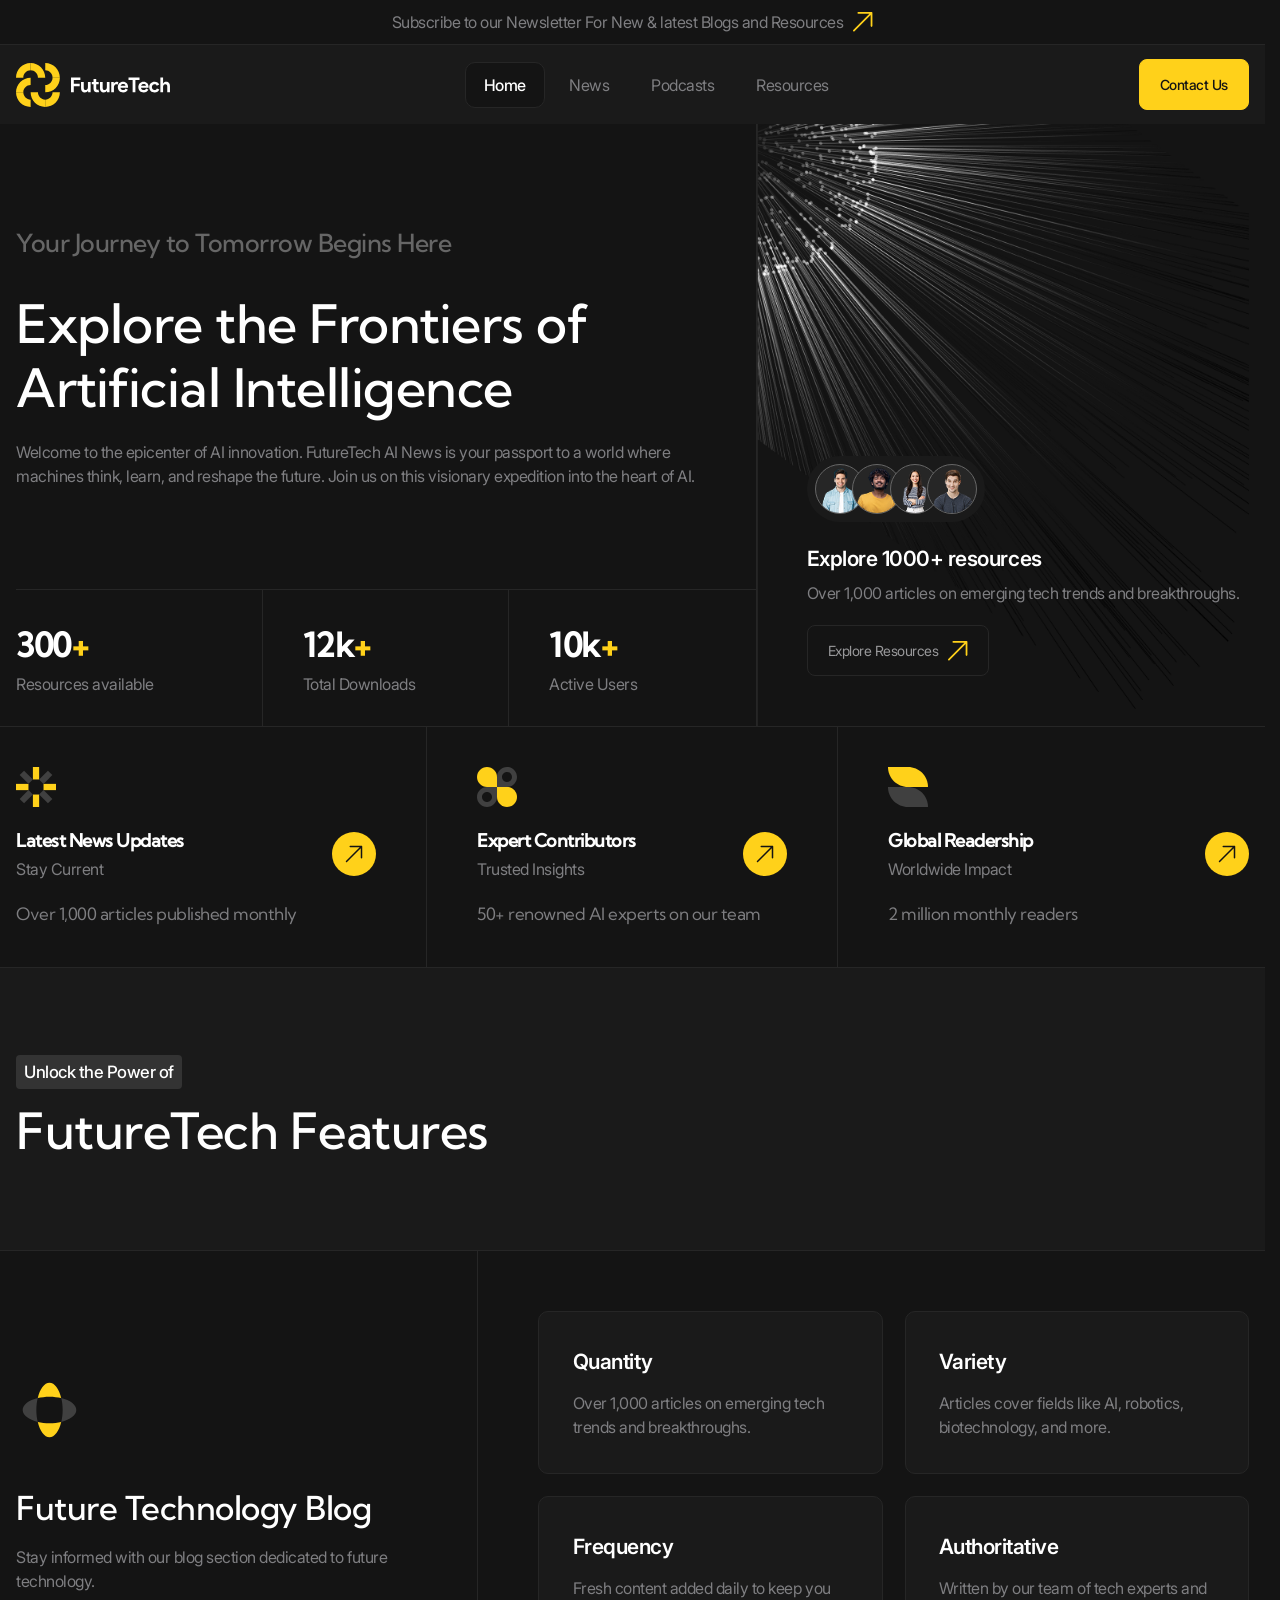
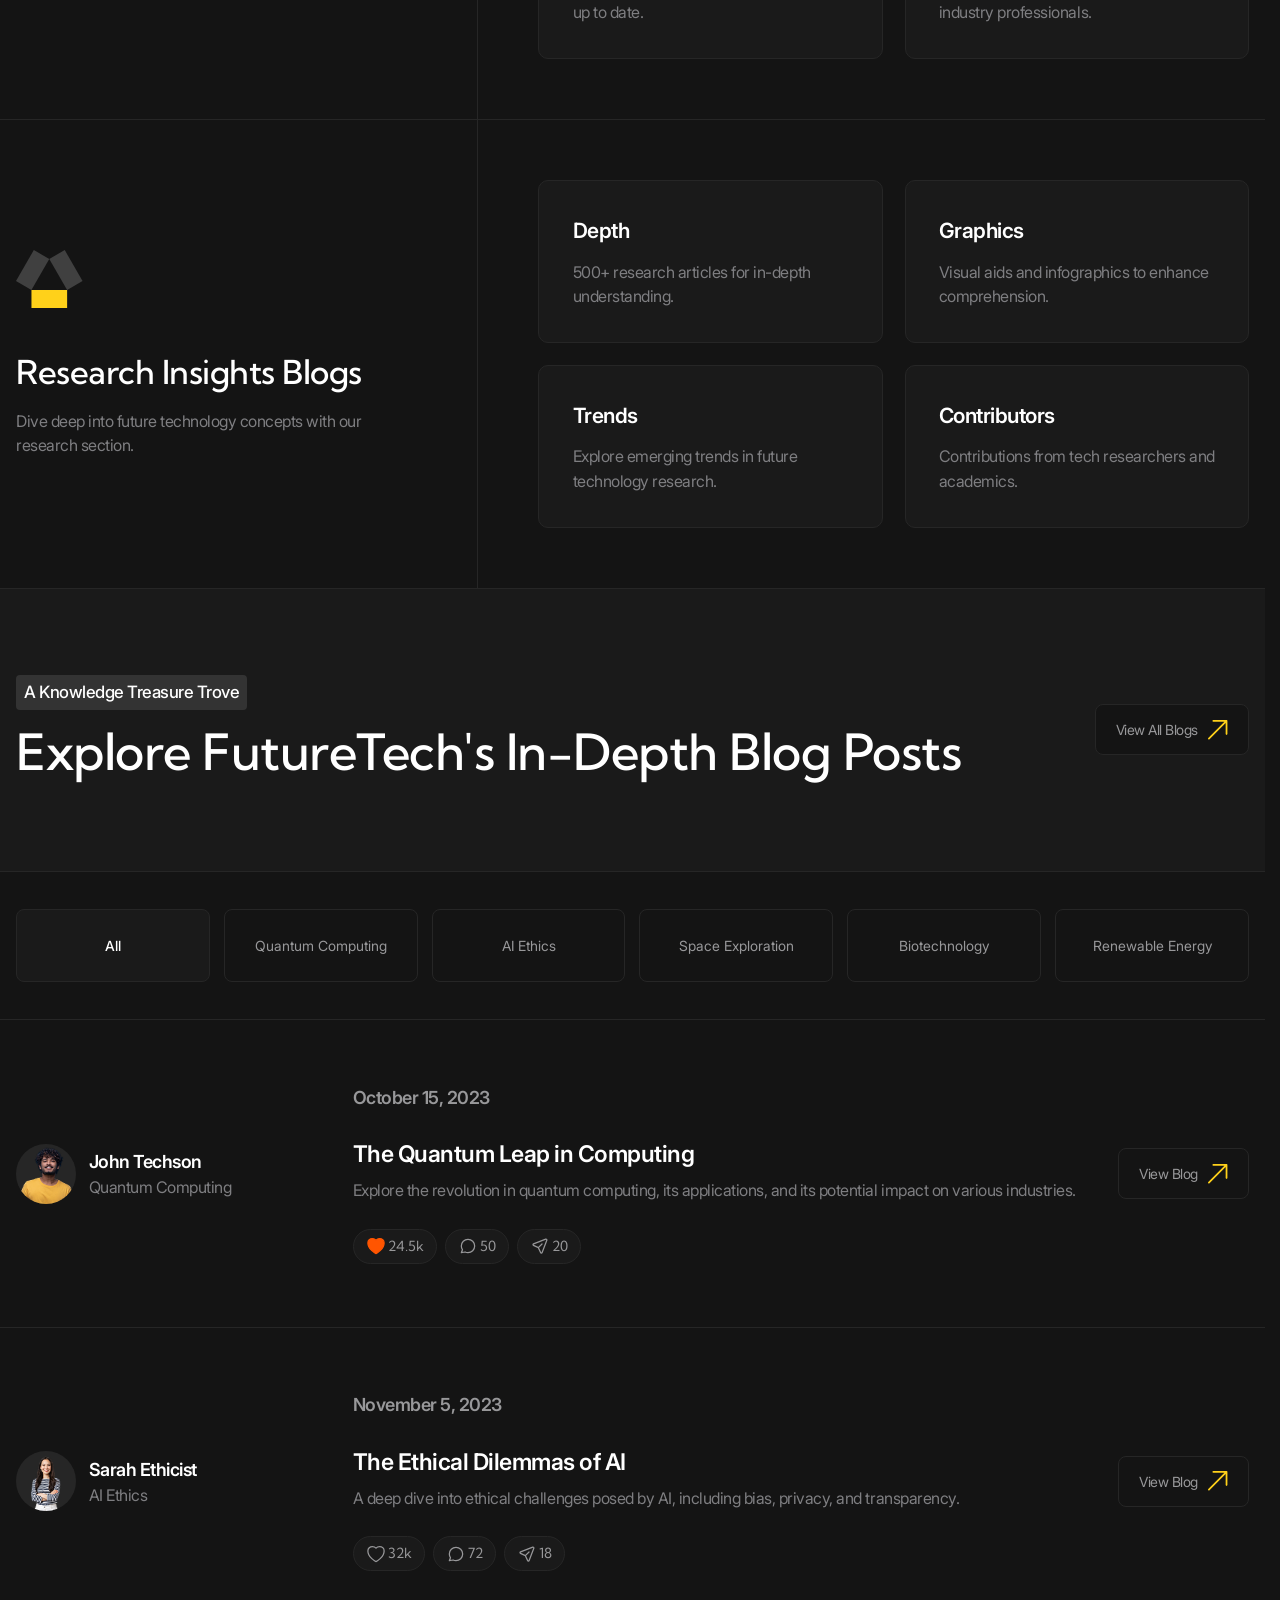
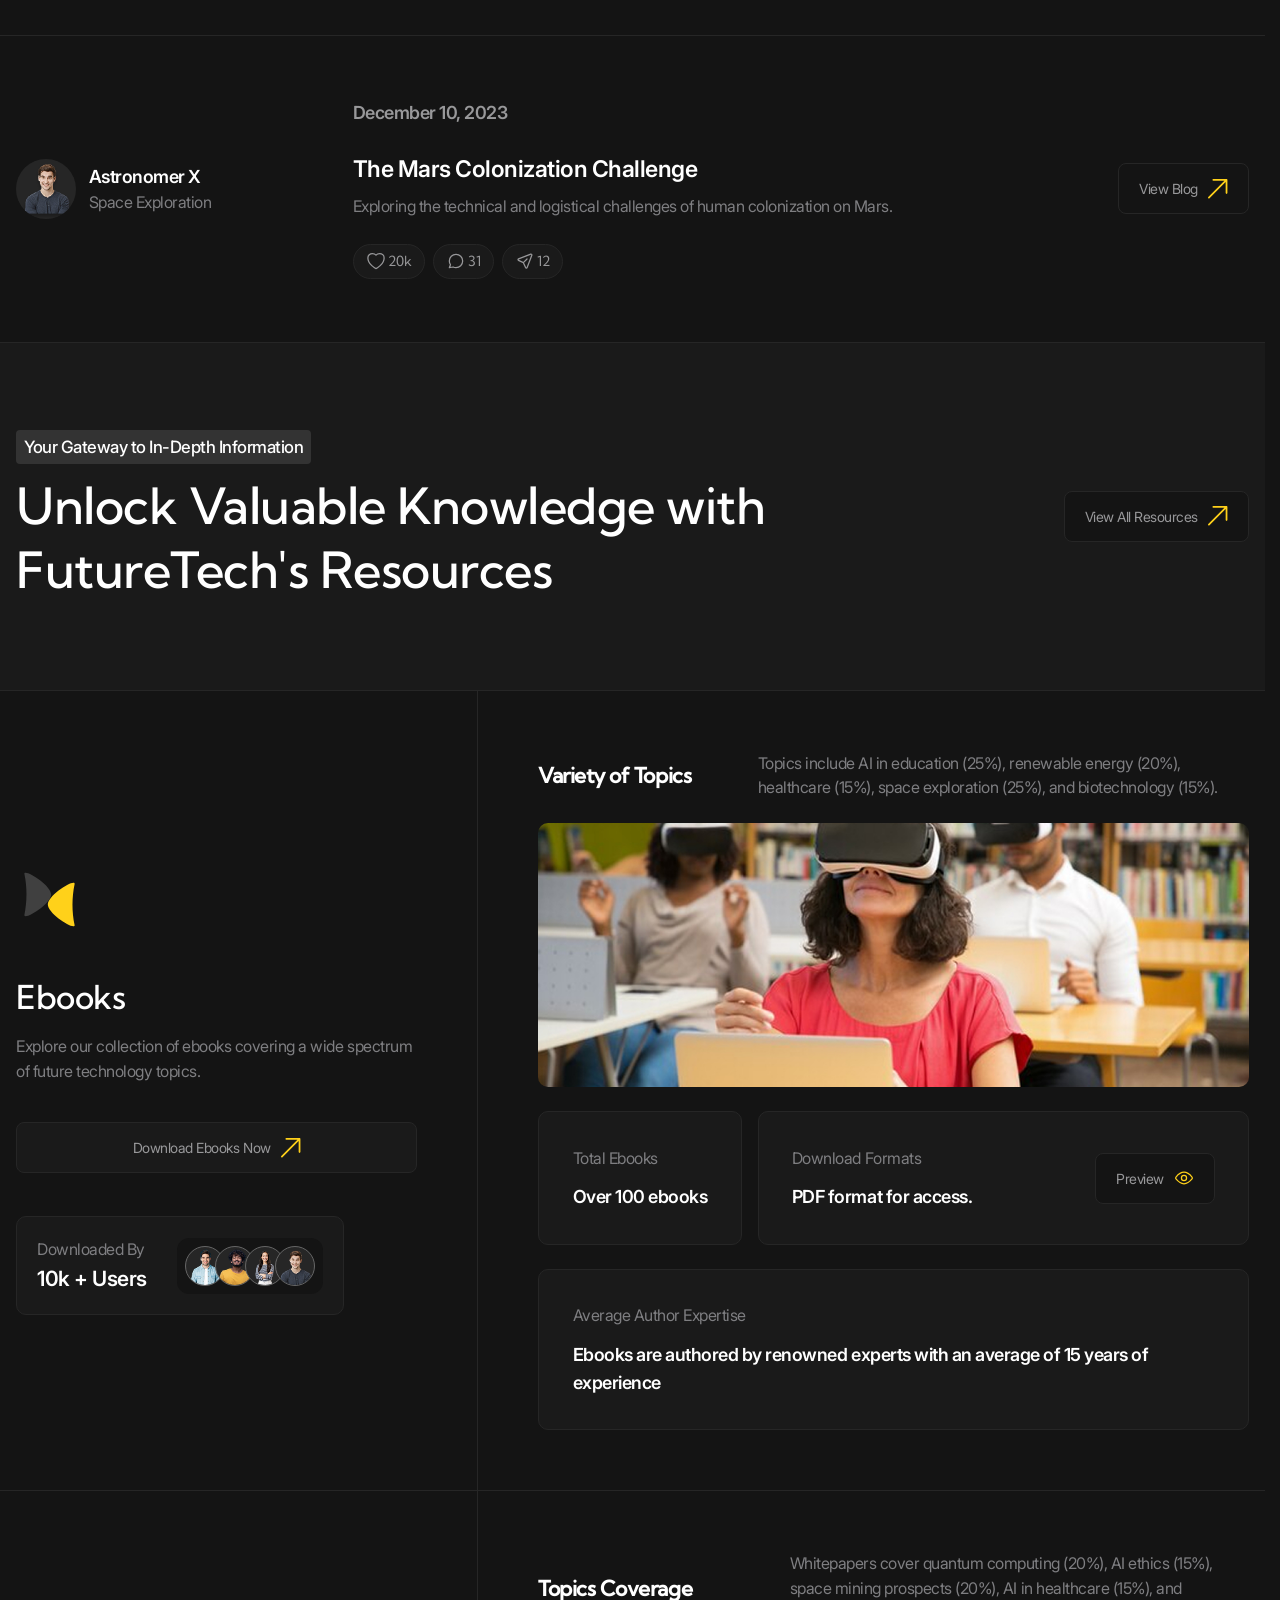
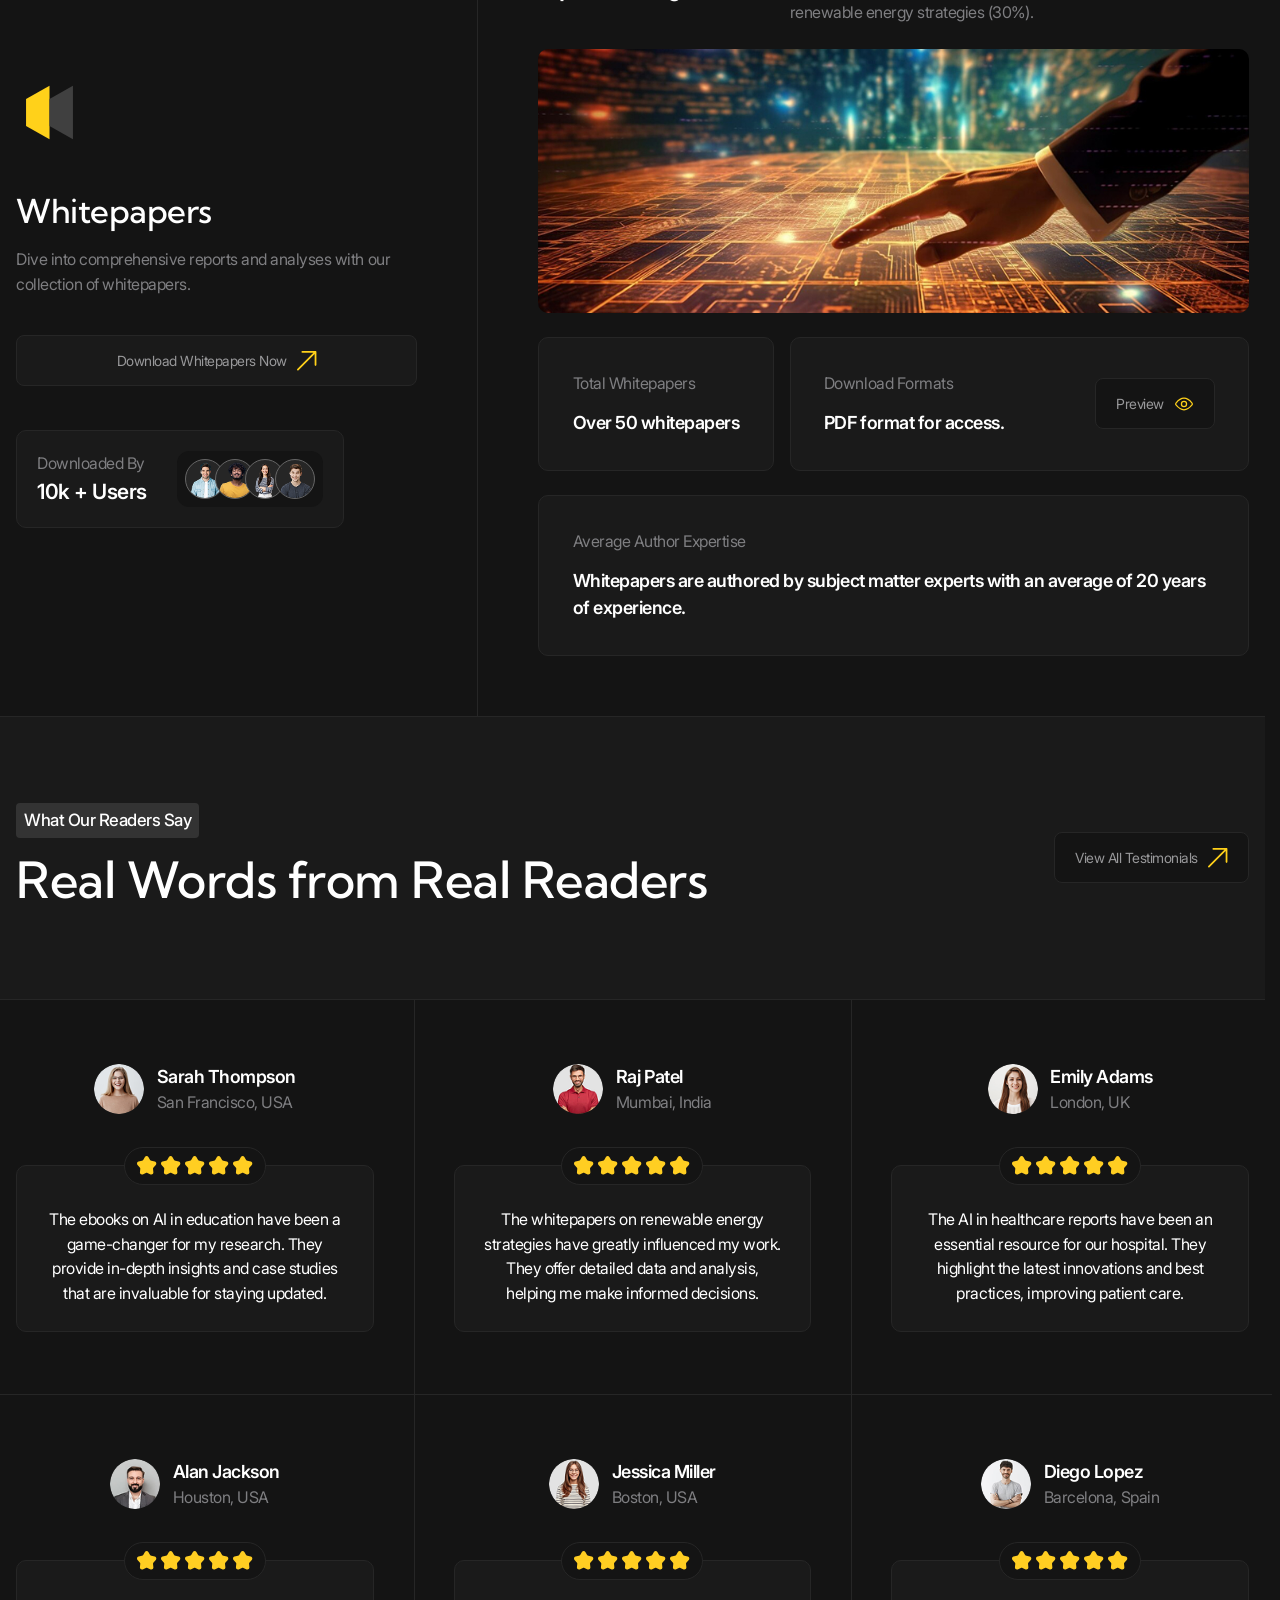
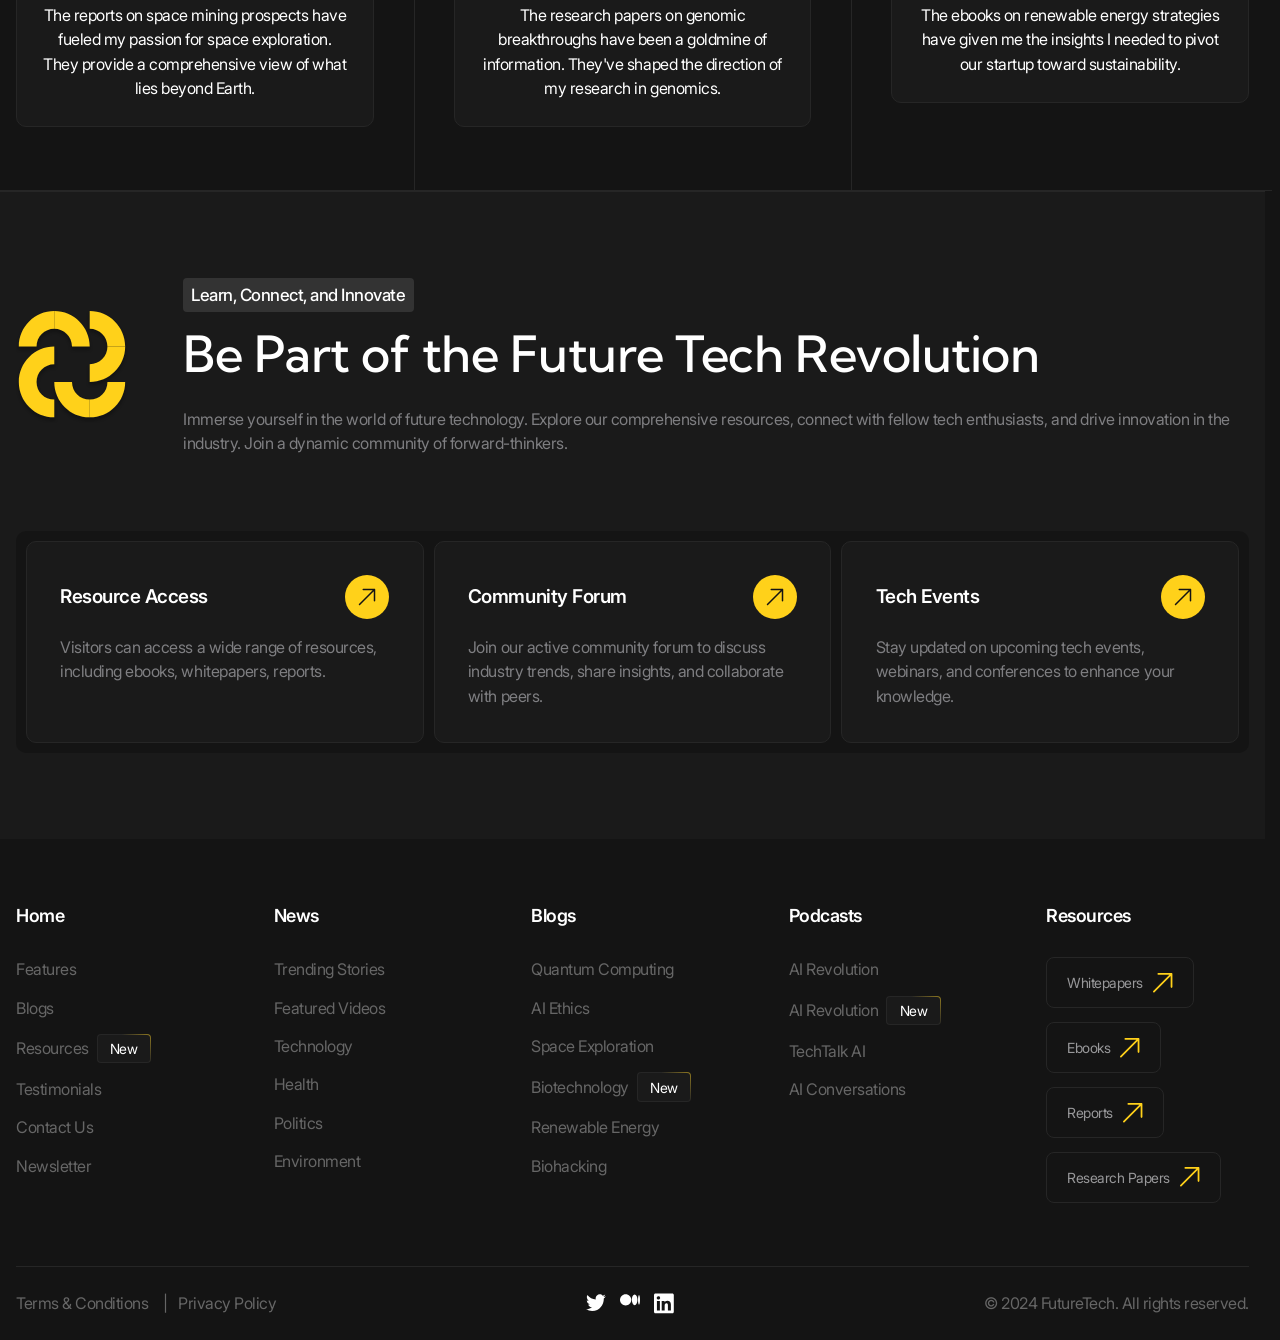
<file: index.html>
<!DOCTYPE html>
<html lang="en">

<head>
    <meta charset="UTF-8">
    <meta name="viewport"
        content="width=device-width, user-scalable=no, initial-scale=1.0, maximum-scale=1.0, minimum-scale=1.0">
    <meta http-equiv="X-UA-Compatible" content="IE=edge">
    <title>Future Tech | Home</title>
    <link rel="stylesheet" href="./styles/main.css">
    <script src="./scripts/main.js" type="module" defer></script>
</head>

<body>
    <header class="header" data-js-header>
        <div class="header__promo">
            <div class="header__promo-inner container">
                <a href="/" class="header__promo-link">
                    <span class="icon icon--yellow-arrow">Subscribe to our Newsletter For New & latest Blogs and
                        Resources</span>
                </a>
            </div>
        </div>
        <div class="header__body">
            <div class="header__body-inner container">
                <a class="header__logo logo" href="/" title="Home" aria-label="Home">
                    <img class="logo-image" src="./images/logo.svg" alt=" width=" 179" height="50">
                </a>
                <div class="header__overlay" data-js-header-overlay>
                    <nav class="header__menu">
                        <ul class="header__menu-list">
                            <li class="header__menu-item">
                                <a class="header__menu-link is-active" href="./index.html">Home</a>
                            </li>
                            <li class="header__menu-item">
                                <a class="header__menu-link" href="./news.html">News</a>
                            </li>
                            <li class="header__menu-item">
                                <a class="header__menu-link" href="./podcasts.html">Podcasts</a>
                            </li>
                            <li class="header__menu-item">
                                <a class="header__menu-link" href="./resources.html">Resources</a>
                            </li>
                        </ul>
                    </nav>
                    <a class="header__contact-us-link button button--accent" href="./contacts.html">Contact Us</a>
                </div>
                <button class="header__burger-button burger-button visible-mobile" type="button" title="Open menu"
                    aria-label="Open menu" data-js-header-burger-button>
                    <span class="burger-button__line"></span>
                    <span class="burger-button__line"></span>
                    <span class="burger-button__line"></span>
                </button>
            </div>
        </div>
    </header>

    <main>
        <section class="hero" aria-labelledby="hero-title">
            <div class="hero__main container">
                <div class="hero__body">
                    <p class="hero__subtitle">Your Journey to Tomorrow Begins Here</p>
                    <h1 class="hero__title" id="hero-title">Explore the Frontiers of Artificial Intelligence</h1>
                    <div class="hero__description">
                        <p>Welcome to the epicenter of AI innovation. FutureTech AI News is your
                            passport to a world where machines think, learn, and reshape the future. Join us on this
                            visionary expedition into the heart of AI.</p>
                    </div>
                </div>
                <div class="hero__metrics metrics full-vw-line full-vw-line--top full-vw-line--left">
                    <dl class="metrics__list">
                        <div class="metrics__item">
                            <dt class="metrics__key">Resources available</dt>
                            <dd class="metrics__value h3">300<span class="metrics__sign">+</span></dd>
                        </div>
                        <div class="metrics__item">
                            <dt class="metrics__key">Total Downloads</dt>
                            <dd class="metrics__value h3">12k<span class="metrics__sign">+</span></dd>
                        </div>
                        <div class="metrics__item">
                            <dt class="metrics__key">Active Users</dt>
                            <dd class="metrics__value h3">10k<span class="metrics__sign">+</span></dd>
                        </div>
                    </dl>
                </div>
                <div class="hero__resourses-preview resourses-preview">
                    <div class="resourses-preview__team team">
                        <img class="team__person" src="./images/team/1.png" alt="" width="60" height="60"
                            loading="lazy">
                        <img class="team__person" src="./images/team/2.png" alt="" width="60" height="60"
                            loading="lazy">
                        <img class="team__person" src="./images/team/3.png" alt="" width="60" height="60"
                            loading="lazy">
                        <img class="team__person" src="./images/team/4.png" alt="" width="60" height="60"
                            loading="lazy">
                    </div>
                    <div class="resourses-preview__body">
                        <p class="resourses-preview__title h5">Explore 1000+ resources</p>
                        <p class="resourses-preview__subtitle">Over 1,000 articles on emerging tech trends and
                            breakthroughs.</p>
                    </div>
                    <a class="resourses-preview__button button" href="/">
                        <span class="icon icon--yellow-arrow">Explore Resources</span>
                    </a>
                </div>
            </div>
            <div class="hero__advantages">
                <h2 class="visually-hidden">Our advantages</h2>
                <ul class="hero__advantages-list container">
                    <li class="hero__advantages-item">
                        <div class="advantage-card">
                            <img class="advantage-card__image" src="./images/advantages/icon-1.svg" alt="" width="50"
                                height="50" loading="lazy">
                            <a class="advantage-card__link circle-icon" href="/">
                                <h3 class="advantage-card__title h6">Latest News Updates</h3>
                                <p class="advantage-card__subtitle">Stay Current</p>
                            </a>
                            <p class="advantage-card__details">Over 1,000 articles published monthly</p>
                        </div>
                    </li>
                    <li class="hero__advantages-item">
                        <div class="advantage-card">
                            <img class="advantage-card__image" src="./images/advantages/icon-2.svg" alt="" width="50"
                                height="50" loading="lazy">
                            <a class="advantage-card__link circle-icon" href="/">
                                <h3 class="advantage-card__title h6">Expert Contributors</h3>
                                <p class="advantage-card__subtitle">Trusted Insights</p>
                            </a>
                            <p class="advantage-card__details">50+ renowned AI experts on our team</p>
                        </div>
                    </li>
                    <li class="hero__advantages-item">
                        <div class="advantage-card">
                            <img class="advantage-card__image" src="./images/advantages/icon-3.svg" alt="" width="50"
                                height="50" loading="lazy">
                            <a class="advantage-card__link circle-icon" href="/">
                                <h3 class="advantage-card__title h6">Global Readership</h3>
                                <p class="advantage-card__subtitle">Worldwide Impact</p>
                            </a>
                            <p class="advantage-card__details">2 million monthly readers</p>
                        </div>
                    </li>
                </ul>
            </div>
        </section>

        <section class="section" aria-labelledby="feautures-title">
            <header class="section__header">
                <div class="section__header-inner container">
                    <div class="section__header-info">
                        <p class="section__subtitle tag">Unlock the Power of</p>
                        <h2 class="section__title" id="feautures-title">FutureTech Features</h2>
                    </div>
                </div>
            </header>
            <div class="section__body">
                <ul class="list">
                    <li class="list__item">
                        <div class="card container">
                            <div class="card__preview">
                                <div class="card__preview-main">
                                    <img class="card__preview-icon" src="./images/features/1.svg" alt="" width="80"
                                        height="80" loading="lazy">
                                    <div class="card__preview-info">
                                        <h3 class="card__preview-title">Future Technology Blog</h3>
                                        <div class="card__preview-description">
                                            <p>Stay informed with our blog section dedicated to future technology.</p>
                                        </div>
                                    </div>
                                </div>
                            </div>
                            <div class="card__body">
                                <div class="card__grid card__grid--2-cols">
                                    <div class="card__cell tile">
                                        <h4 class="card__cell-title h5">Quantity</h4>
                                        <p class="card__cell-description">Over 1,000 articles on emerging tech trends
                                            and breakthroughs.</p>
                                    </div>
                                    <div class="card__cell tile">
                                        <h4 class="card__cell-title h5">Variety</h4>
                                        <p class="card__cell-description">Articles cover fields like AI, robotics,
                                            biotechnology, and more.</p>
                                    </div>
                                    <div class="card__cell tile">
                                        <h4 class="card__cell-title h5">Frequency</h4>
                                        <p class="card__cell-description">Fresh content added daily to keep you up to
                                            date.</p>
                                    </div>
                                    <div class="card__cell tile">
                                        <h4 class="card__cell-title h5">Authoritative</h4>
                                        <p class="card__cell-description">Written by our team of tech experts and
                                            industry professionals.</p>
                                    </div>
                                </div>
                            </div>
                        </div>
                    </li>
                    <li class="list__item">
                        <div class="card container">
                            <div class="card__preview">
                                <div class="card__preview-main">
                                    <img class="card__preview-icon" src="./images/features/2.svg" alt="" width="80"
                                        height="80" loading="lazy">
                                    <div class="card__preview-info">
                                        <h3 class="card__preview-title">Research Insights Blogs</h3>
                                        <div class="card__preview-description">
                                            <p>Dive deep into future technology concepts with our research section.</p>
                                        </div>
                                    </div>
                                </div>
                            </div>
                            <div class="card__body">
                                <div class="card__grid card__grid--2-cols">
                                    <div class="card__cell tile">
                                        <h4 class="card__cell-title h5">Depth</h4>
                                        <p class="card__cell-description">500+ research articles for in-depth
                                            understanding.</p>
                                    </div>
                                    <div class="card__cell tile">
                                        <h4 class="card__cell-title h5">Graphics</h4>
                                        <p class="card__cell-description">Visual aids and infographics to enhance
                                            comprehension.</p>
                                    </div>
                                    <div class="card__cell tile">
                                        <h4 class="card__cell-title h5">Trends</h4>
                                        <p class="card__cell-description">Explore emerging trends in future technology
                                            research.</p>
                                    </div>
                                    <div class="card__cell tile">
                                        <h4 class="card__cell-title h5">Contributors</h4>
                                        <p class="card__cell-description">Contributions from tech researchers and
                                            academics.</p>
                                    </div>
                                </div>
                            </div>
                        </div>
                    </li>
                </ul>
            </div>
        </section>

        <section class="section" aria-labelledby="blog-title">
            <header class="section__header">
                <div class="section__header-inner container">
                    <div class="section__header-info">
                        <p class="section__subtitle tag">A Knowledge Treasure Trove</p>
                        <h2 class="section__title" id="blog-title">Explore FutureTech's In-Depth Blog Posts</h2>
                    </div>
                    <div class="section__actions">
                        <a class="section__link button" href="./blog.html">
                            <span class="icon icon--yellow-arrow">View All Blogs</span>
                        </a>
                    </div>
                </div>
            </header>
            <div class="section__body tabs" data-js-tabs>
                <h3 class="visually-hidden" id="blog-category-title">Blog category</h3>
                <header class="tabs__header">
                    <div class="tabs__buttons container" role="tablist" aria-labelledby="blog-category-title">
                        <button class="tabs__button is-active" id="tab-1" type="button" role="tab"
                            aria-controls="tabpanel-1" data-js-tabs-button aria-selected="true">
                            All
                        </button>
                        <button class="tabs__button" id="tab-2" type="button" role="tab" aria-controls="tabpanel-2"
                            data-js-tabs-button aria-selected="false" tabindex="-1">
                            Quantum Computing
                        </button>
                        <button class="tabs__button" id="tab-3" type="button" role="tab" aria-controls="tabpanel-3"
                            data-js-tabs-button aria-selected="false" tabindex="-1">
                            AI Ethics
                        </button>
                        <button class="tabs__button" id="tab-4" type="button" role="tab" aria-controls="tabpanel-4"
                            data-js-tabs-button aria-selected="false" tabindex="-1">
                            Space Exploration
                        </button>
                        <button class="tabs__button" id="tab-5" type="button" role="tab" aria-controls="tabpanel-5"
                            data-js-tabs-button aria-selected="false" tabindex="-1">
                            Biotechnology
                        </button>
                        <button class="tabs__button" id="tab-6" type="button" role="tab" aria-controls="tabpanel-6"
                            data-js-tabs-button aria-selected="false" tabindex="-1">
                            Renewable Energy
                        </button>
                    </div>
                </header>
                <div class="tabs__body">
                    <div class="tabs__content is-active" id="tabpanel-1" aria-labelledby="tab-1" tabindex="0"
                        data-js-tabs-content>
                        <ul class="list">
                            <li class="list__item">
                                <article class="blog-card container">
                                    <div class="blog-card__author person-card">
                                        <img class="person-card__image" src="./images/blog/1.png" alt="" width="80"
                                            height="80" loading="lazy">
                                        <div class="person-card__body">
                                            <p class="person-card__name">John Techson</p>
                                            <p class="person-card__department">Quantum Computing</p>
                                        </div>
                                    </div>
                                    <div class="blog-card__body">
                                        <time class="blog-card__date h6" datetime="2023-10-15">October 15, 2023</time>
                                        <div class="blog-card__info">
                                            <h4 class="blog-card__title">The Quantum Leap in Computing</h4>
                                            <div class="blog-card__description">
                                                <p>Explore the revolution in quantum computing, its applications, and
                                                    its potential impact on various industries.</p>
                                            </div>
                                        </div>
                                        <div class="blog-card__actions blog-actions">
                                            <ul class="blog-actions__list">
                                                <li class="blog-actions__item">
                                                    <button class="blog-actions__button is-active" type="button"
                                                        aria-label="Dislike" title="Dislike">
                                                        <span class="blog-actions__icon-wrapper"> <svg width="24"
                                                                height="24" viewBox="0 0 24 24" fill="none"
                                                                xmlns="http://www.w3.org/2000/svg">
                                                                <path
                                                                    d="M11.645 20.9107L11.6384 20.9071L11.6158 20.8949C11.5965 20.8844 11.5689 20.8693 11.5336 20.8496C11.4629 20.8101 11.3612 20.7524 11.233 20.6769C10.9765 20.5261 10.6132 20.3039 10.1785 20.015C9.31074 19.4381 8.15122 18.5901 6.9886 17.5063C4.68781 15.3615 2.25 12.1751 2.25 8.25C2.25 5.32194 4.7136 3 7.6875 3C9.43638 3 11.0023 3.79909 12 5.0516C12.9977 3.79909 14.5636 3 16.3125 3C19.2864 3 21.75 5.32194 21.75 8.25C21.75 12.1751 19.3122 15.3615 17.0114 17.5063C15.8488 18.5901 14.6893 19.4381 13.8215 20.015C13.3868 20.3039 13.0235 20.5261 12.767 20.6769C12.6388 20.7524 12.5371 20.8101 12.4664 20.8496C12.4311 20.8693 12.4035 20.8844 12.3842 20.8949L12.3616 20.9071L12.355 20.9107L12.3523 20.9121C12.1323 21.0289 11.8677 21.0289 11.6477 20.9121L11.645 20.9107Z"
                                                                    stroke="#666666" stroke-width="1.5"
                                                                    stroke-linejoin="round" />
                                                            </svg></span>
                                                        <span>24.5k</span>
                                                    </button>
                                                </li>
                                                <li class="blog-actions__item">
                                                    <button class="blog-actions__button" type="button"
                                                        aria-label="Discuss" title="Discuss">
                                                        <span class="blog-actions__icon-wrapper"> <svg width="24"
                                                                height="24" viewBox="0 0 24 24" fill="none"
                                                                xmlns="http://www.w3.org/2000/svg">
                                                                <path
                                                                    d="M8.48581 19.1888C9.54657 19.7083 10.7392 20 12 20C16.4183 20 20 16.4183 20 12C20 7.58172 16.4183 4 12 4C7.58172 4 4 7.58172 4 12C4 13.6401 4.49356 15.165 5.34026 16.4341M8.48581 19.1888L4 20L5.34026 16.4341M8.48581 19.1888L8.49231 19.1877M5.34026 16.4341L5.34154 16.4308"
                                                                    stroke="#666666" stroke-width="1.5"
                                                                    stroke-linecap="round" stroke-linejoin="round" />
                                                            </svg></span>
                                                        <span>50</span>
                                                    </button>
                                                </li>
                                                <li class="blog-actions__item">
                                                    <button class="blog-actions__button" type="button"
                                                        aria-label="Share" title="Share">
                                                        <span class="blog-actions__icon-wrapper"><svg width="24"
                                                                height="24" viewBox="0 0 24 24" fill="none"
                                                                xmlns="http://www.w3.org/2000/svg">
                                                                <path
                                                                    d="M10.0384 13.9616L4.1719 11.2951C3.36454 10.9281 3.39898 9.7697 4.22673 9.45134L18.8999 3.80781C19.7087 3.49675 20.5033 4.29139 20.1922 5.10013L14.5487 19.7733C14.2303 20.6011 13.072 20.6355 12.705 19.8281L10.0384 13.9616ZM10.0384 13.9616L14.4231 9.57704"
                                                                    stroke="#666666" stroke-width="1.5"
                                                                    stroke-linecap="round" stroke-linejoin="round" />
                                                            </svg></span>
                                                        <span>20</span>
                                                    </button>
                                                </li>
                                            </ul>
                                        </div>
                                    </div>
                                    <a class="blog-card__link button" href="/">
                                        <span class="icon icon--yellow-arrow">View Blog</span>
                                    </a>
                                </article>
                            </li>
                            <li class="list__item">
                                <article class="blog-card container">
                                    <div class="blog-card__author person-card">
                                        <img class="person-card__image" src="./images/blog/2.png" alt="" width="80"
                                            height="80" loading="lazy">
                                        <div class="person-card__body">
                                            <p class="person-card__name">Sarah Ethicist</p>
                                            <p class="person-card__department">AI Ethics</p>
                                        </div>
                                    </div>
                                    <div class="blog-card__body">
                                        <time class="blog-card__date h6" datetime="2023-11-05">November 5, 2023</time>
                                        <div class="blog-card__info">
                                            <h4 class="blog-card__title">The Ethical Dilemmas of AI</h4>
                                            <div class="blog-card__description">
                                                <p>A deep dive into ethical challenges posed by AI, including bias,
                                                    privacy, and transparency.</p>
                                            </div>
                                        </div>
                                        <div class="blog-card__actions blog-actions">
                                            <ul class="blog-actions__list">
                                                <li class="blog-actions__item">
                                                    <button class="blog-actions__button" type="button"
                                                        aria-label="Dislike" title="Dislike">
                                                        <span class="blog-actions__icon-wrapper"> <svg width="24"
                                                                height="24" viewBox="0 0 24 24" fill="none"
                                                                xmlns="http://www.w3.org/2000/svg">
                                                                <path
                                                                    d="M11.645 20.9107L11.6384 20.9071L11.6158 20.8949C11.5965 20.8844 11.5689 20.8693 11.5336 20.8496C11.4629 20.8101 11.3612 20.7524 11.233 20.6769C10.9765 20.5261 10.6132 20.3039 10.1785 20.015C9.31074 19.4381 8.15122 18.5901 6.9886 17.5063C4.68781 15.3615 2.25 12.1751 2.25 8.25C2.25 5.32194 4.7136 3 7.6875 3C9.43638 3 11.0023 3.79909 12 5.0516C12.9977 3.79909 14.5636 3 16.3125 3C19.2864 3 21.75 5.32194 21.75 8.25C21.75 12.1751 19.3122 15.3615 17.0114 17.5063C15.8488 18.5901 14.6893 19.4381 13.8215 20.015C13.3868 20.3039 13.0235 20.5261 12.767 20.6769C12.6388 20.7524 12.5371 20.8101 12.4664 20.8496C12.4311 20.8693 12.4035 20.8844 12.3842 20.8949L12.3616 20.9071L12.355 20.9107L12.3523 20.9121C12.1323 21.0289 11.8677 21.0289 11.6477 20.9121L11.645 20.9107Z"
                                                                    stroke="#666666" stroke-width="1.5"
                                                                    stroke-linejoin="round" />
                                                            </svg></span>
                                                        <span>32k</span>
                                                    </button>
                                                </li>
                                                <li class="blog-actions__item">
                                                    <button class="blog-actions__button" type="button"
                                                        aria-label="Discuss" title="Discuss">
                                                        <span class="blog-actions__icon-wrapper"> <svg width="24"
                                                                height="24" viewBox="0 0 24 24" fill="none"
                                                                xmlns="http://www.w3.org/2000/svg">
                                                                <path
                                                                    d="M8.48581 19.1888C9.54657 19.7083 10.7392 20 12 20C16.4183 20 20 16.4183 20 12C20 7.58172 16.4183 4 12 4C7.58172 4 4 7.58172 4 12C4 13.6401 4.49356 15.165 5.34026 16.4341M8.48581 19.1888L4 20L5.34026 16.4341M8.48581 19.1888L8.49231 19.1877M5.34026 16.4341L5.34154 16.4308"
                                                                    stroke="#666666" stroke-width="1.5"
                                                                    stroke-linecap="round" stroke-linejoin="round" />
                                                            </svg></span>
                                                        <span>72</span>
                                                    </button>
                                                </li>
                                                <li class="blog-actions__item">
                                                    <button class="blog-actions__button" type="button"
                                                        aria-label="Share" title="Share">
                                                        <span class="blog-actions__icon-wrapper"><svg width="24"
                                                                height="24" viewBox="0 0 24 24" fill="none"
                                                                xmlns="http://www.w3.org/2000/svg">
                                                                <path
                                                                    d="M10.0384 13.9616L4.1719 11.2951C3.36454 10.9281 3.39898 9.7697 4.22673 9.45134L18.8999 3.80781C19.7087 3.49675 20.5033 4.29139 20.1922 5.10013L14.5487 19.7733C14.2303 20.6011 13.072 20.6355 12.705 19.8281L10.0384 13.9616ZM10.0384 13.9616L14.4231 9.57704"
                                                                    stroke="#666666" stroke-width="1.5"
                                                                    stroke-linecap="round" stroke-linejoin="round" />
                                                            </svg></span>
                                                        <span>18</span>
                                                    </button>
                                                </li>
                                            </ul>
                                        </div>
                                    </div>
                                    <a class="blog-card__link button" href="/">
                                        <span class="icon icon--yellow-arrow">View Blog</span>
                                    </a>
                                </article>
                            </li>
                            <li class="list__item">
                                <article class="blog-card container">
                                    <div class="blog-card__author person-card">
                                        <img class="person-card__image" src="./images/blog/3.png" alt="" width="80"
                                            height="80" loading="lazy">
                                        <div class="person-card__body">
                                            <p class="person-card__name">Astronomer X</p>
                                            <p class="person-card__department">Space Exploration</p>
                                        </div>
                                    </div>
                                    <div class="blog-card__body">
                                        <time class="blog-card__date h6" datetime="2023-12-10">December 10, 2023</time>
                                        <div class="blog-card__info">
                                            <h4 class="blog-card__title">The Mars Colonization Challenge</h4>
                                            <div class="blog-card__description">
                                                <p>Exploring the technical and logistical challenges of human
                                                    colonization on Mars.</p>
                                            </div>
                                        </div>
                                        <div class="blog-card__actions blog-actions">
                                            <ul class="blog-actions__list">
                                                <li class="blog-actions__item">
                                                    <button class="blog-actions__button" type="button"
                                                        aria-label="Dislike" title="Dislike">
                                                        <span class="blog-actions__icon-wrapper"> <svg width="24"
                                                                height="24" viewBox="0 0 24 24" fill="none"
                                                                xmlns="http://www.w3.org/2000/svg">
                                                                <path
                                                                    d="M11.645 20.9107L11.6384 20.9071L11.6158 20.8949C11.5965 20.8844 11.5689 20.8693 11.5336 20.8496C11.4629 20.8101 11.3612 20.7524 11.233 20.6769C10.9765 20.5261 10.6132 20.3039 10.1785 20.015C9.31074 19.4381 8.15122 18.5901 6.9886 17.5063C4.68781 15.3615 2.25 12.1751 2.25 8.25C2.25 5.32194 4.7136 3 7.6875 3C9.43638 3 11.0023 3.79909 12 5.0516C12.9977 3.79909 14.5636 3 16.3125 3C19.2864 3 21.75 5.32194 21.75 8.25C21.75 12.1751 19.3122 15.3615 17.0114 17.5063C15.8488 18.5901 14.6893 19.4381 13.8215 20.015C13.3868 20.3039 13.0235 20.5261 12.767 20.6769C12.6388 20.7524 12.5371 20.8101 12.4664 20.8496C12.4311 20.8693 12.4035 20.8844 12.3842 20.8949L12.3616 20.9071L12.355 20.9107L12.3523 20.9121C12.1323 21.0289 11.8677 21.0289 11.6477 20.9121L11.645 20.9107Z"
                                                                    stroke="#666666" stroke-width="1.5"
                                                                    stroke-linejoin="round" />
                                                            </svg></span>
                                                        <span>20k</span>
                                                    </button>
                                                </li>
                                                <li class="blog-actions__item">
                                                    <button class="blog-actions__button" type="button"
                                                        aria-label="Discuss" title="Discuss">
                                                        <span class="blog-actions__icon-wrapper"> <svg width="24"
                                                                height="24" viewBox="0 0 24 24" fill="none"
                                                                xmlns="http://www.w3.org/2000/svg">
                                                                <path
                                                                    d="M8.48581 19.1888C9.54657 19.7083 10.7392 20 12 20C16.4183 20 20 16.4183 20 12C20 7.58172 16.4183 4 12 4C7.58172 4 4 7.58172 4 12C4 13.6401 4.49356 15.165 5.34026 16.4341M8.48581 19.1888L4 20L5.34026 16.4341M8.48581 19.1888L8.49231 19.1877M5.34026 16.4341L5.34154 16.4308"
                                                                    stroke="#666666" stroke-width="1.5"
                                                                    stroke-linecap="round" stroke-linejoin="round" />
                                                            </svg></span>
                                                        <span>31</span>
                                                    </button>
                                                </li>
                                                <li class="blog-actions__item">
                                                    <button class="blog-actions__button" type="button"
                                                        aria-label="Share" title="Share">
                                                        <span class="blog-actions__icon-wrapper"><svg width="24"
                                                                height="24" viewBox="0 0 24 24" fill="none"
                                                                xmlns="http://www.w3.org/2000/svg">
                                                                <path
                                                                    d="M10.0384 13.9616L4.1719 11.2951C3.36454 10.9281 3.39898 9.7697 4.22673 9.45134L18.8999 3.80781C19.7087 3.49675 20.5033 4.29139 20.1922 5.10013L14.5487 19.7733C14.2303 20.6011 13.072 20.6355 12.705 19.8281L10.0384 13.9616ZM10.0384 13.9616L14.4231 9.57704"
                                                                    stroke="#666666" stroke-width="1.5"
                                                                    stroke-linecap="round" stroke-linejoin="round" />
                                                            </svg></span>
                                                        <span>12</span>
                                                    </button>
                                                </li>
                                            </ul>
                                        </div>
                                    </div>
                                    <a class="blog-card__link button" href="/">
                                        <span class="icon icon--yellow-arrow">View Blog</span>
                                    </a>
                                </article>
                            </li>
                        </ul>
                    </div>
                    <div class="tabs__content" id="tabpanel-2" aria-labelledby="tab-2" tabindex="0"
                        data-js-tabs-content>
                        Lorem ipsum dolor sit amet consectetur, adipisicing elit. Accusamus, maxime.
                    </div>
                    <div class="tabs__content" id="tabpanel-3" aria-labelledby="tab-3" tabindex="0"
                        data-js-tabs-content>
                        Lorem ipsum dolor sit amet consectetur, adipisicing elit. Accusamus, maxime.
                    </div>
                    <div class="tabs__content" id="tabpanel-4" aria-labelledby="tab-4" tabindex="0"
                        data-js-tabs-content>
                        Lorem ipsum dolor sit amet consectetur, adipisicing elit. Accusamus, maxime.
                    </div>
                    <div class="tabs__content" id="tabpanel-5" aria-labelledby="tab-5" tabindex="0"
                        data-js-tabs-content>
                        Lorem ipsum dolor sit amet consectetur, adipisicing elit. Accusamus, maxime.
                    </div>
                    <div class="tabs__content" id="tabpanel-6" aria-labelledby="tab-6" tabindex="0"
                        data-js-tabs-content>
                        Lorem ipsum dolor sit amet consectetur, adipisicing elit. Accusamus, maxime.
                    </div>
                </div>
            </div>
        </section>

        <section class="section" aria-labelledby="resources-title">
            <header class="section__header">
                <div class="section__header-inner container">
                    <div class="section__header-info">
                        <p class="section__subtitle tag">Your Gateway to In-Depth Information</p>
                        <h2 class="section__title" id="resources-title">Unlock Valuable Knowledge with<br/> FutureTech's
                            Resources</h2>
                    </div>
                    <div class="section__actions">
                        <a class="section__link button" href="/">
                            <span class="icon icon--yellow-arrow">View All Resources</span>
                        </a>
                    </div>
                </div>
            </header>
            <div class="section__body">
                <ul class="list">
                    <li class="list__item">
                        <div class="card container">
                            <div class="card__preview">
                                <div class="card__preview-main">
                                    <img class="card__preview-icon" src="./images/resources/Icon-1.svg" alt=""
                                        width="80" height="80" loading="lazy">
                                    <div class="card__preview-info">
                                        <h3 class="card__preview-title">Ebooks</h3>
                                        <div class="card__preview-description">
                                            <p>Explore our collection of ebooks covering a wide spectrum of future
                                                technology topics.</p>
                                        </div>
                                    </div>
                                    <a class="card__preview-link button button--dark-gray" href="/">
                                        <span class="icon icon--yellow-arrow">Download Ebooks Now</span>
                                    </a>
                                </div>
                                <div class="card__preview-extra">
                                    <div class="download-info tile">
                                        <div class="download-info__body">
                                            <p class="download-info__title">Downloaded By</p>
                                            <p class="download-info__subtitle h5">10k + Users</p>
                                        </div>
                                        <div class="download-info__team team">
                                            <img class="team__person" src="./images/team/1.png" alt="" width="50"
                                                height="50" loading="lazy">
                                            <img class="team__person" src="./images/team/2.png" alt="" width="50"
                                                height="50" loading="lazy">
                                            <img class="team__person" src="./images/team/3.png" alt="" width="50"
                                                height="50" loading="lazy">
                                            <img class="team__person" src="./images/team/4.png" alt="" width="50"
                                                height="50" loading="lazy">
                                        </div>
                                    </div>
                                </div>
                            </div>
                            <div class="card__body">
                                <div class="card__grid card__grid--2-cols-alt">
                                    <div class="card__cell">
                                        <h3 class="card__cell-title h5">Variety of Topics</h3>
                                    </div>
                                    <div class="card__cell">
                                        <p class="card__cell-description">Topics include AI in education (25%),
                                            renewable energy (20%), healthcare (15%), space exploration (25%), and
                                            biotechnology (15%).</p>
                                    </div>
                                    <div class="card__cell card__cell--wide">
                                        <img class="card__cell-image" src="./images/resources/details-1.jpg" alt=""
                                            width="917" height="332" loading="lazy">
                                    </div>
                                    <div class="card__cell tile">
                                        <h4 class="card__cell-subtitle">Total Ebooks</h4>
                                        <p class="card__cell-description h6">Over 100 ebooks</p>
                                    </div>
                                    <div class="card__cell tile">
                                        <h4 class="card__cell-subtitle">Download Formats</h4>
                                        <p class="card__cell-description h6">PDF format for access.</p>
                                        <a class="card__cell-link button" href="/">
                                            <span class="icon icon--yellow-eye">Preview</span>
                                        </a>
                                    </div>
                                    <div class="card__cell card__cell--wide tile">
                                        <h4 class="card__cell-subtitle">Average Author Expertise</h4>
                                        <p class="card__cell-description h6">Ebooks are authored by renowned experts
                                            with an average of 15 years of experience</p>
                                    </div>
                                </div>
                            </div>
                        </div>
                    </li>
                    <li class="list__item">
                        <div class="card container">
                            <div class="card__preview">
                                <div class="card__preview-main">
                                    <img class="card__preview-icon" src="./images/resources/Icon-2.svg" alt=""
                                        width="80" height="80" loading="lazy">
                                    <div class="card__preview-info">
                                        <h3 class="card__preview-title">Whitepapers</h3>
                                        <div class="card__preview-description">
                                            <p>Dive into comprehensive reports and analyses with our collection of
                                                whitepapers.</p>
                                        </div>
                                    </div>
                                    <a class="card__preview-link button button--dark-gray" href="/">
                                        <span class="icon icon--yellow-arrow">Download Whitepapers Now</span>
                                    </a>
                                </div>
                                <div class="card__preview-extra">
                                    <div class="download-info tile">
                                        <div class="download-info__body">
                                            <p class="download-info__title">Downloaded By</p>
                                            <p class="download-info__subtitle h5">10k + Users</p>
                                        </div>
                                        <div class="download-info__team team">
                                            <img class="team__person" src="./images/team/1.png" alt="" width="50"
                                                height="50" loading="lazy">
                                            <img class="team__person" src="./images/team/2.png" alt="" width="50"
                                                height="50" loading="lazy">
                                            <img class="team__person" src="./images/team/3.png" alt="" width="50"
                                                height="50" loading="lazy">
                                            <img class="team__person" src="./images/team/4.png" alt="" width="50"
                                                height="50" loading="lazy">
                                        </div>
                                    </div>
                                </div>
                            </div>
                            <div class="card__body">
                                <div class="card__grid card__grid--2-cols-alt">
                                    <div class="card__cell">
                                        <h3 class="card__cell-title h5">Topics Coverage</h3>
                                    </div>
                                    <div class="card__cell">
                                        <p class="card__cell-description">Whitepapers cover quantum computing (20%), AI
                                            ethics (15%), space mining prospects (20%), AI in healthcare (15%), and
                                            renewable energy strategies (30%).</p>
                                    </div>
                                    <div class="card__cell card__cell--wide">
                                        <img class="card__cell-image" src="./images/resources/details-2.jpg" alt=""
                                            width="917" height="332" loading="lazy">
                                    </div>
                                    <div class="card__cell tile">
                                        <h4 class="card__cell-subtitle">Total Whitepapers</h4>
                                        <p class="card__cell-description h6">Over 50 whitepapers</p>
                                    </div>
                                    <div class="card__cell tile">
                                        <h4 class="card__cell-subtitle">Download Formats</h4>
                                        <p class="card__cell-description h6">PDF format for access.</p>
                                        <a class="card__cell-link button" href="/">
                                            <span class="icon icon--yellow-eye">Preview</span>
                                        </a>
                                    </div>
                                    <div class="card__cell card__cell--wide tile">
                                        <h4 class="card__cell-subtitle">Average Author Expertise</h4>
                                        <p class="card__cell-description h6">Whitepapers are authored by subject matter
                                            experts with an average of 20 years of experience.</p>
                                    </div>
                                </div>
                            </div>
                        </div>
                    </li>
                </ul>
            </div>
        </section>

        <section class="section" aria-labelledby="reviews-title">
            <header class="section__header">
                <div class="section__header-inner container">
                    <div class="section__header-info">
                        <p class="section__subtitle tag">What Our Readers Say</p>
                        <h2 class="section__title" id="reviews-title">Real Words from Real Readers</h2>
                    </div>
                    <div class="section__actions">
                        <a class="section__link button" href="/">
                            <span class="icon icon--yellow-arrow">View All Testimonials</span>
                        </a>
                    </div>
                </div>
            </header>
            <div class="section__body">
                <ul class="bordered-grid bordered-grid--3-cols container">
                    <li class="bordered-grid__item">
                        <div class="review-card">
                            <div class="review-card__author person-card">
                                <img class="person-card__image" src="./images/reviews/image-1.png" alt="" width="60"
                                    height="60" loading="lazy">
                                <div class="person-card__body">
                                    <p class="person-card__name">Sarah Thompson</p>
                                    <p class="person-card__department">San Francisco, USA</p>
                                </div>
                            </div>
                            <div class="review-card__body tile">
                                <div class="review-card__rating-view rating-view" aria-label="Rating 5 stars"
                                    title="Rating 5 stars">
                                    <div class="rating-view__star is-active"></div>
                                    <div class="rating-view__star is-active"></div>
                                    <div class="rating-view__star is-active"></div>
                                    <div class="rating-view__star is-active"></div>
                                    <div class="rating-view__star is-active"></div>
                                </div>
                                <blockquote class="review-card__description">
                                    <p>The ebooks on AI in education have been a game-changer for my research. They
                                        provide in-depth insights and case studies that are invaluable for staying
                                        updated.</p>
                                </blockquote>
                            </div>
                        </div>
                    </li>
                    <li class="bordered-grid__item">
                        <div class="review-card">
                            <div class="review-card__author person-card">
                                <img class="person-card__image" src="./images/reviews/image-2.png" alt="" width="60"
                                    height="60" loading="lazy">
                                <div class="person-card__body">
                                    <p class="person-card__name">Raj Patel</p>
                                    <p class="person-card__department">Mumbai, India</p>
                                </div>
                            </div>
                            <div class="review-card__body tile">
                                <div class="review-card__rating-view rating-view" aria-label="Rating 5 stars"
                                    title="Rating 5 stars">
                                    <div class="rating-view__star is-active"></div>
                                    <div class="rating-view__star is-active"></div>
                                    <div class="rating-view__star is-active"></div>
                                    <div class="rating-view__star is-active"></div>
                                    <div class="rating-view__star is-active"></div>
                                </div>
                                <blockquote class="review-card__description">
                                    <p>The whitepapers on renewable energy strategies have greatly influenced my work.
                                        They offer detailed data and analysis, helping me make informed decisions.</p>
                                </blockquote>
                            </div>
                        </div>
                    </li>
                    <li class="bordered-grid__item">
                        <div class="review-card">
                            <div class="review-card__author person-card">
                                <img class="person-card__image" src="./images/reviews/image-3.png" alt="" width="60"
                                    height="60" loading="lazy">
                                <div class="person-card__body">
                                    <p class="person-card__name">Emily Adams</p>
                                    <p class="person-card__department">London, UK</p>
                                </div>
                            </div>
                            <div class="review-card__body tile">
                                <div class="review-card__rating-view rating-view" aria-label="Rating 5 stars"
                                    title="Rating 5 stars">
                                    <div class="rating-view__star is-active"></div>
                                    <div class="rating-view__star is-active"></div>
                                    <div class="rating-view__star is-active"></div>
                                    <div class="rating-view__star is-active"></div>
                                    <div class="rating-view__star is-active"></div>
                                </div>
                                <blockquote class="review-card__description">
                                    <p>The AI in healthcare reports have been an essential resource for our hospital.
                                        They highlight the latest innovations and best practices, improving patient
                                        care.</p>
                                </blockquote>
                            </div>
                        </div>
                    </li>
                    <li class="bordered-grid__item">
                        <div class="review-card">
                            <div class="review-card__author person-card">
                                <img class="person-card__image" src="./images/reviews/image-4.png" alt="" width="60"
                                    height="60" loading="lazy">
                                <div class="person-card__body">
                                    <p class="person-card__name">Alan Jackson</p>
                                    <p class="person-card__department">Houston, USA</p>
                                </div>
                            </div>
                            <div class="review-card__body tile">
                                <div class="review-card__rating-view rating-view" aria-label="Rating 5 stars"
                                    title="Rating 5 stars">
                                    <div class="rating-view__star is-active"></div>
                                    <div class="rating-view__star is-active"></div>
                                    <div class="rating-view__star is-active"></div>
                                    <div class="rating-view__star is-active"></div>
                                    <div class="rating-view__star is-active"></div>
                                </div>
                                <blockquote class="review-card__description">
                                    <p>The reports on space mining prospects have fueled my passion for space
                                        exploration. They provide a comprehensive view of what lies beyond Earth.</p>
                                </blockquote>
                            </div>
                        </div>
                    </li>
                    <li class="bordered-grid__item">
                        <div class="review-card">
                            <div class="review-card__author person-card">
                                <img class="person-card__image" src="./images/reviews/image-5.png" alt="" width="60"
                                    height="60" loading="lazy">
                                <div class="person-card__body">
                                    <p class="person-card__name">Jessica Miller</p>
                                    <p class="person-card__department">Boston, USA</p>
                                </div>
                            </div>
                            <div class="review-card__body tile">
                                <div class="review-card__rating-view rating-view" aria-label="Rating 5 stars"
                                    title="Rating 5 stars">
                                    <div class="rating-view__star is-active"></div>
                                    <div class="rating-view__star is-active"></div>
                                    <div class="rating-view__star is-active"></div>
                                    <div class="rating-view__star is-active"></div>
                                    <div class="rating-view__star is-active"></div>
                                </div>
                                <blockquote class="review-card__description">
                                    <p>The research papers on genomic breakthroughs have been a goldmine of information.
                                        They've shaped the direction of my research in genomics.</p>
                                </blockquote>
                            </div>
                        </div>
                    </li>
                    <li class="bordered-grid__item">
                        <div class="review-card">
                            <div class="review-card__author person-card">
                                <img class="person-card__image" src="./images/reviews/image-6.png" alt="" width="60"
                                    height="60" loading="lazy">
                                <div class="person-card__body">
                                    <p class="person-card__name">Diego Lopez</p>
                                    <p class="person-card__department">Barcelona, Spain</p>
                                </div>
                            </div>
                            <div class="review-card__body tile">
                                <div class="review-card__rating-view rating-view" aria-label="Rating 5 stars"
                                    title="Rating 5 stars">
                                    <div class="rating-view__star is-active"></div>
                                    <div class="rating-view__star is-active"></div>
                                    <div class="rating-view__star is-active"></div>
                                    <div class="rating-view__star is-active"></div>
                                    <div class="rating-view__star is-active"></div>
                                </div>
                                <blockquote class="review-card__description">
                                    <p>The ebooks on renewable energy strategies have given me the insights I needed to
                                        pivot our startup toward sustainability.</p>
                                </blockquote>
                            </div>
                        </div>
                    </li>
                </ul>
            </div>
        </section>

        <section class="about" aria-labelledby="about-title">
            <div class="about__inner container">
                <header class="about__header">
                    <img class="about__icon" src="./images/about/icon.svg" alt="" width="150" height="150"
                        loading="lazy">
                    <div class="about__info">
                        <p class="about__subtitle tag">Learn, Connect, and Innovate</p>
                        <h2 class="about__title" id="about-title">Be Part of the Future Tech Revolution</h2>
                    </div>
                    <div class="about__description">
                        <p>Immerse yourself in the world of future technology. Explore our comprehensive resources,
                            connect with fellow tech enthusiasts, and drive innovation in the industry. Join a dynamic
                            community of forward-thinkers.</p>
                    </div>
                </header>
                <ul class="about__list">
                    <li class="about__item">
                        <a class="about-card tile" href="/">
                            <h3 class="about-card__title circle-icon">Resource Access</h3>
                            <div class="about-card__description">
                                <p>Visitors can access a wide range of resources,
                                    including ebooks, whitepapers, reports.</p>
                            </div>
                        </a>
                    </li>
                    <li class="about__item">
                        <a class="about-card tile" href="/">
                            <h3 class="about-card__title circle-icon">Community Forum</h3>
                            <div class="about-card__description">
                                <p>Join our active community forum to discuss industry trends, share insights, and
                                    collaborate with peers.</p>
                            </div>
                        </a>
                    </li>
                    <li class="about__item">
                        <a class="about-card tile" href="/">
                            <h3 class="about-card__title circle-icon">Tech Events</h3>
                            <div class="about-card__description">
                                <p>Stay updated on upcoming tech events, webinars, and conferences to enhance your
                                    knowledge.</p>
                            </div>
                        </a>
                    </li>
                </ul>
            </div>
        </section>
    </main>

    <footer class="footer">
        <div class="footer__inner container">
            <div class="footer__body">
                <nav class="footer__menu">
                    <div class="footer__menu-column">
                        <a class="footer__menu-main-link h6" href="/">Home</a>
                        <ul class="footer__menu-list">
                            <li class="footer__menu-item">
                                <a class="footer__menu-link" href="/">Features</a>
                            </li>
                            <li class="footer__menu-item">
                                <a class="footer__menu-link" href="/">Blogs</a>
                            </li>
                            <li class="footer__menu-item">
                                <a class="footer__menu-link" href="/">Resources</a>
                                <span class="badge">New</span>
                            </li>
                            <li class="footer__menu-item">
                                <a class="footer__menu-link" href="/">Testimonials</a>
                            </li>
                            <li class="footer__menu-item">
                                <a class="footer__menu-link" href="/">Contact Us</a>
                            </li>
                            <li class="footer__menu-item">
                                <a class="footer__menu-link" href="/">Newsletter</a>
                            </li>
                        </ul>
                    </div>
                    <div class="footer__menu-column">
                        <a class="footer__menu-main-link h6" href="/">News</a>
                        <ul class="footer__menu-list">
                            <li class="footer__menu-item">
                                <a class="footer__menu-link" href="/">Trending Stories</a>
                            </li>
                            <li class="footer__menu-item">
                                <a class="footer__menu-link" href="/">Featured Videos</a>
                            </li>
                            <li class="footer__menu-item">
                                <a class="footer__menu-link" href="/">Technology</a>
                            </li>
                            <li class="footer__menu-item">
                                <a class="footer__menu-link" href="/">Health</a>
                            </li>
                            <li class="footer__menu-item">
                                <a class="footer__menu-link" href="/">Politics</a>
                            </li>
                            <li class="footer__menu-item">
                                <a class="footer__menu-link" href="/">Environment</a>
                            </li>
                        </ul>
                    </div>
                    <div class="footer__menu-column">
                        <a class="footer__menu-main-link h6" href="/">Blogs</a>
                        <ul class="footer__menu-list">
                            <li class="footer__menu-item">
                                <a class="footer__menu-link" href="/">Quantum Computing</a>
                            </li>
                            <li class="footer__menu-item">
                                <a class="footer__menu-link" href="/">AI Ethics</a>
                            </li>
                            <li class="footer__menu-item">
                                <a class="footer__menu-link" href="/">Space Exploration</a>
                            </li>
                            <li class="footer__menu-item">
                                <a class="footer__menu-link" href="/">Biotechnology</a>
                                <span class="badge">New</span>
                            </li>
                            <li class="footer__menu-item">
                                <a class="footer__menu-link" href="/">Renewable Energy</a>
                            </li>
                            <li class="footer__menu-item">
                                <a class="footer__menu-link" href="/">Biohacking</a>
                            </li>
                        </ul>
                    </div>
                    <div class="footer__menu-column">
                        <a class="footer__menu-main-link h6" href="/">Podcasts</a>
                        <ul class="footer__menu-list">
                            <li class="footer__menu-item">
                                <a class="footer__menu-link" href="/">AI Revolution</a>
                            </li>
                            <li class="footer__menu-item">
                                <a class="footer__menu-link" href="/">AI Revolution</a>
                                <span class="badge">New</span>
                            </li>
                            <li class="footer__menu-item">
                                <a class="footer__menu-link" href="/">TechTalk AI</a>
                            </li>
                            <li class="footer__menu-item">
                                <a class="footer__menu-link" href="/">AI Conversations</a>
                            </li>
                        </ul>
                    </div>
                    <div class="footer__menu-column">
                        <a class="footer__menu-main-link h6" href="/">Resources</a>
                        <ul class="footer__menu-list">
                            <li class="footer__menu-item">
                                <a class="footer__menu-link button" href="/">
                                    <span class="icon icon--yellow-arrow">Whitepapers</span>
                                </a>
                            </li>
                            <li class="footer__menu-item">
                                <a class="footer__menu-link button" href="/">
                                    <span class="icon icon--yellow-arrow">Ebooks</span>
                                </a>
                            </li>
                            <li class="footer__menu-item">
                                <a class="footer__menu-link button" href="/">
                                    <span class="icon icon--yellow-arrow">Reports</span>
                                </a>
                            </li>
                            <li class="footer__menu-item">
                                <a class="footer__menu-link button" href="/">
                                    <span class="icon icon--yellow-arrow">Research Papers</span>
                                </a>
                            </li>
                        </ul>
                    </div>
                </nav>
            </div>
            <div class="footer__extra">
                <div class="footer__extra-menu">
                    <ul class="footer__extra-menu-list">
                        <li class="footer__extra-menu-item">
                            <a class="footer__extra-menu-link" href="/">Terms & Conditions</a>
                        </li>
                        <li class="footer__extra-menu-item">
                            <a class="footer__extra-menu-link" href="/">Privacy Policy</a>
                        </li>
                    </ul>
                </div>
                <div class="footer__soc1als soc1als">
                    <ul class="soc1als__list">
                        <li class="soc1als__item">
                            <a class="soc1als__link" href="/" target="_blank" aria-label="Twitter" title="Twitter">
                                <svg width="23" height="20" viewBox="0 0 23 20" fill="none"
                                    xmlns="http://www.w3.org/2000/svg">
                                    <path
                                        d="M20.457 4.78075C20.4663 4.99195 20.4663 5.19356 20.4663 5.40476C20.4755 11.808 15.7711 19.2 7.16783 19.2C4.63038 19.2 2.13924 18.4416 0 17.0208C0.370431 17.0688 0.740861 17.088 1.11129 17.088C3.21349 17.088 5.26011 16.3584 6.91779 15.0048C4.91746 14.9664 3.15792 13.6128 2.54671 11.6352C3.25053 11.7792 3.97287 11.7504 4.65816 11.5488C2.48188 11.1072 0.916816 9.11997 0.907555 6.80636C0.907555 6.78716 0.907555 6.76796 0.907555 6.74876C1.55581 7.12316 2.28741 7.33436 3.02827 7.35356C0.981641 5.93276 0.342648 3.10075 1.58359 0.883141C3.96361 3.91675 7.46418 5.75036 11.224 5.95196C10.8444 4.27195 11.363 2.50555 12.5761 1.31514C14.4561 -0.518463 17.4195 -0.422463 19.1976 1.52634C20.244 1.31514 21.2535 0.911941 22.1703 0.34554C21.8184 1.46874 21.0868 2.41915 20.1144 3.02395C21.0405 2.90875 21.948 2.64955 22.8 2.26555C22.1703 3.24475 21.3738 4.08955 20.457 4.78075Z"
                                        fill="white" />
                                </svg>
                            </a>
                        </li>
                        <li class="soc1als__item">
                            <a class="soc1als__link" href="/" target="_blank" aria-label="Medium" title="Medium">
                                <svg width="24" height="14" viewBox="0 0 24 14" fill="none"
                                    xmlns="http://www.w3.org/2000/svg">
                                    <path
                                        d="M13.5374 6.8277C13.5374 10.5984 10.5069 13.6552 6.76883 13.6552C3.03073 13.6552 0 10.5977 0 6.8277C0 3.05767 3.0305 0 6.76883 0C10.5072 0 13.5374 3.05698 13.5374 6.8277Z"
                                        fill="white" />
                                    <path
                                        d="M20.9627 6.82814C20.9627 10.3775 19.4474 13.2559 17.5783 13.2559C15.7091 13.2559 14.1938 10.3775 14.1938 6.82814C14.1938 3.27883 15.7089 0.400391 17.578 0.400391C19.4472 0.400391 20.9625 3.2779 20.9625 6.82814"
                                        fill="white" />
                                    <path
                                        d="M24 6.82759C24 10.0069 23.4672 12.5858 22.8097 12.5858C22.1522 12.5858 21.6196 10.0076 21.6196 6.82759C21.6196 3.64758 22.1525 1.06934 22.8097 1.06934C23.467 1.06934 24 3.64735 24 6.82759Z"
                                        fill="white" />
                                </svg>
                            </a>
                        </li>
                        <li class="soc1als__item">
                            <a class="soc1als__link" href="/" target="_blank" aria-label="LinkedIn" title="LinkedIn">
                                <svg width="21" height="21" viewBox="0 0 21 21" fill="none"
                                    xmlns="http://www.w3.org/2000/svg">
                                    <path
                                        d="M19.2646 0H1.53544C1.12822 0 0.737673 0.16177 0.449722 0.449722C0.16177 0.737673 0 1.12822 0 1.53544V19.2646C0 19.6718 0.16177 20.0623 0.449722 20.3503C0.737673 20.6382 1.12822 20.8 1.53544 20.8H19.2646C19.6718 20.8 20.0623 20.6382 20.3503 20.3503C20.6382 20.0623 20.8 19.6718 20.8 19.2646V1.53544C20.8 1.12822 20.6382 0.737673 20.3503 0.449722C20.0623 0.16177 19.6718 0 19.2646 0ZM6.19956 17.719H3.07233V7.78556H6.19956V17.719ZM4.63378 6.409C4.27905 6.407 3.93286 6.29997 3.6389 6.10141C3.34495 5.90285 3.11639 5.62166 2.98209 5.29333C2.84779 4.965 2.81376 4.60425 2.88429 4.25659C2.95483 3.90894 3.12676 3.58997 3.3784 3.33994C3.63004 3.08991 3.95011 2.92003 4.2982 2.85173C4.6463 2.78343 5.00683 2.81978 5.33429 2.95619C5.66175 3.09259 5.94147 3.32294 6.13814 3.61817C6.33481 3.9134 6.43961 4.26027 6.43933 4.615C6.44268 4.8525 6.39818 5.08823 6.30848 5.30816C6.21878 5.52809 6.08572 5.72771 5.91723 5.89512C5.74874 6.06254 5.54827 6.19431 5.32777 6.2826C5.10727 6.37088 4.87125 6.41387 4.63378 6.409ZM17.7262 17.7277H14.6004V12.3009C14.6004 10.7004 13.9201 10.2064 13.0419 10.2064C12.1146 10.2064 11.2046 10.9056 11.2046 12.3413V17.7277H8.07733V7.79278H11.0847V9.16933H11.1251C11.427 8.55833 12.4843 7.514 14.0978 7.514C15.8427 7.514 17.7277 8.54967 17.7277 11.583L17.7262 17.7277Z"
                                        fill="white" />
                                </svg>
                            </a>
                        </li>
                    </ul>
                </div>
                <p class="footer__copyright">© <time datetime="2024">2024</time> FutureTech. All rights reserved.</p>
            </div>
        </div>
    </footer>
</body>

</html>
</file>
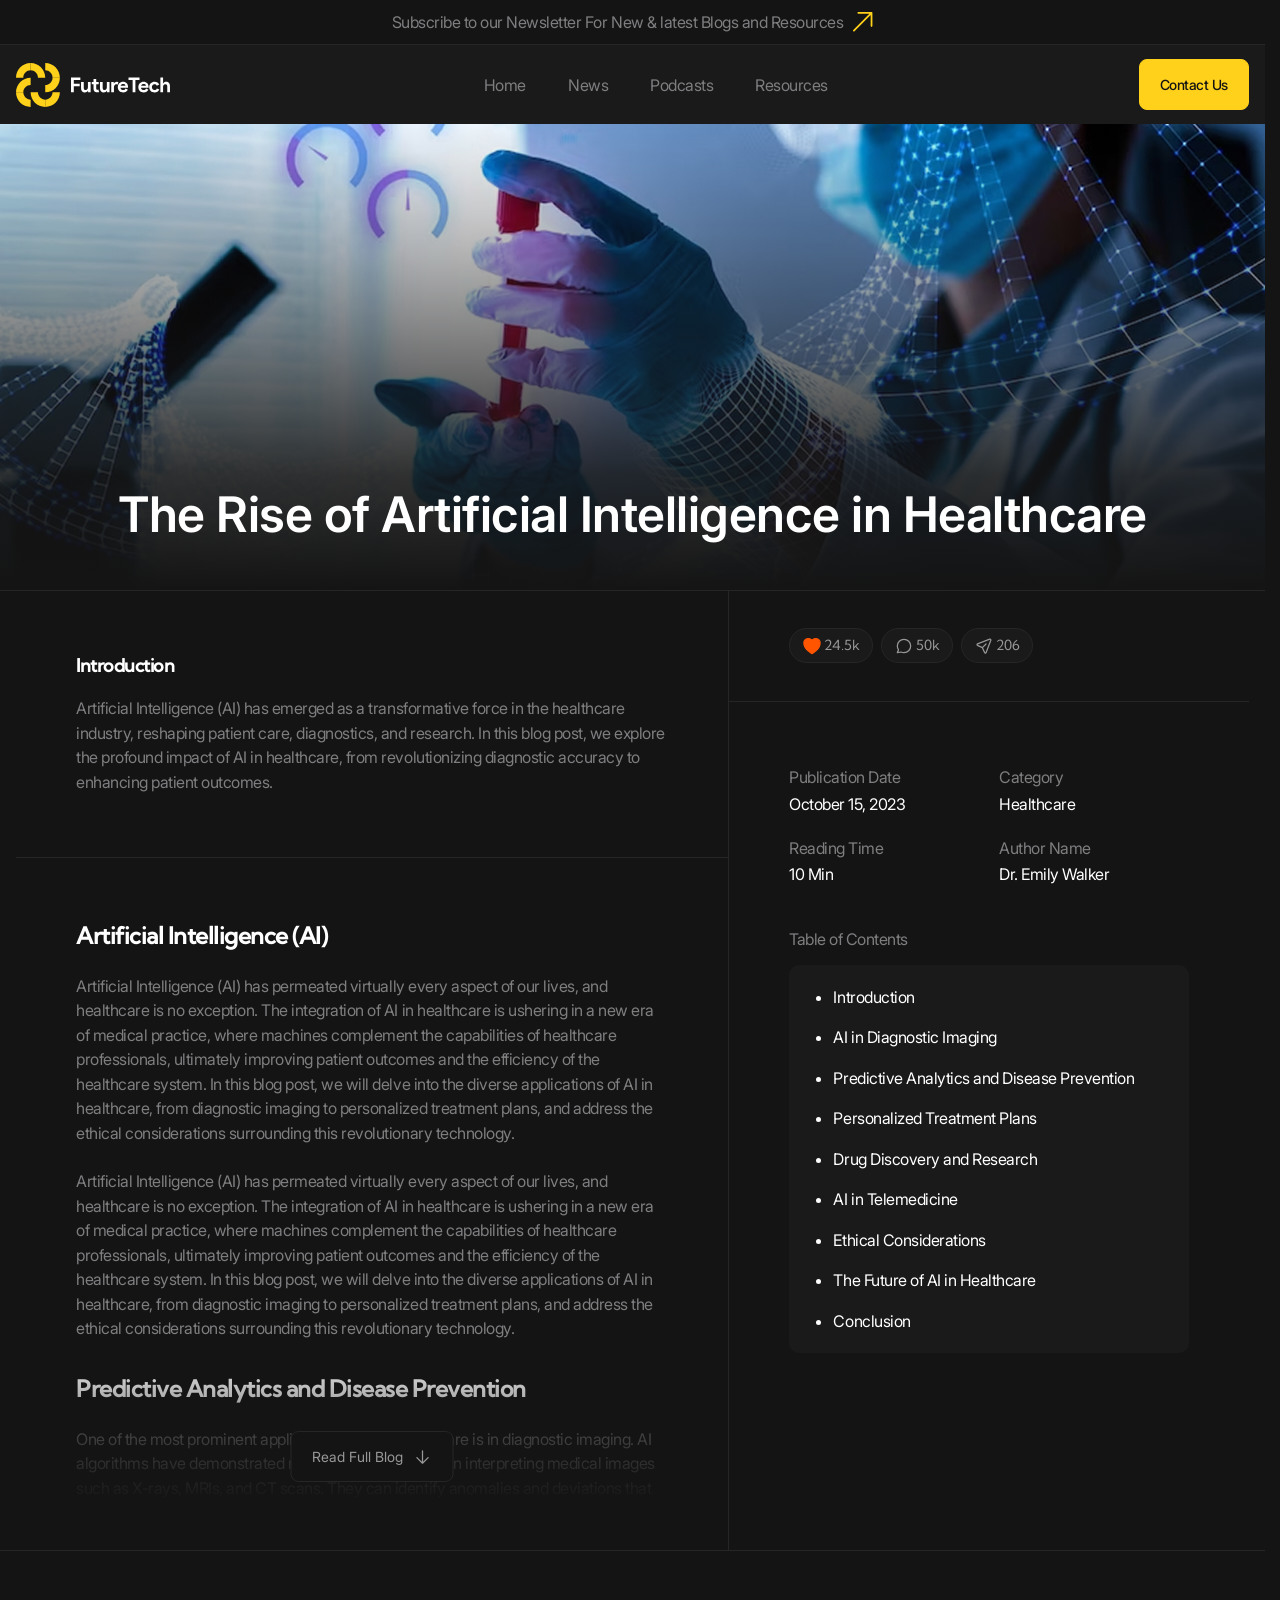
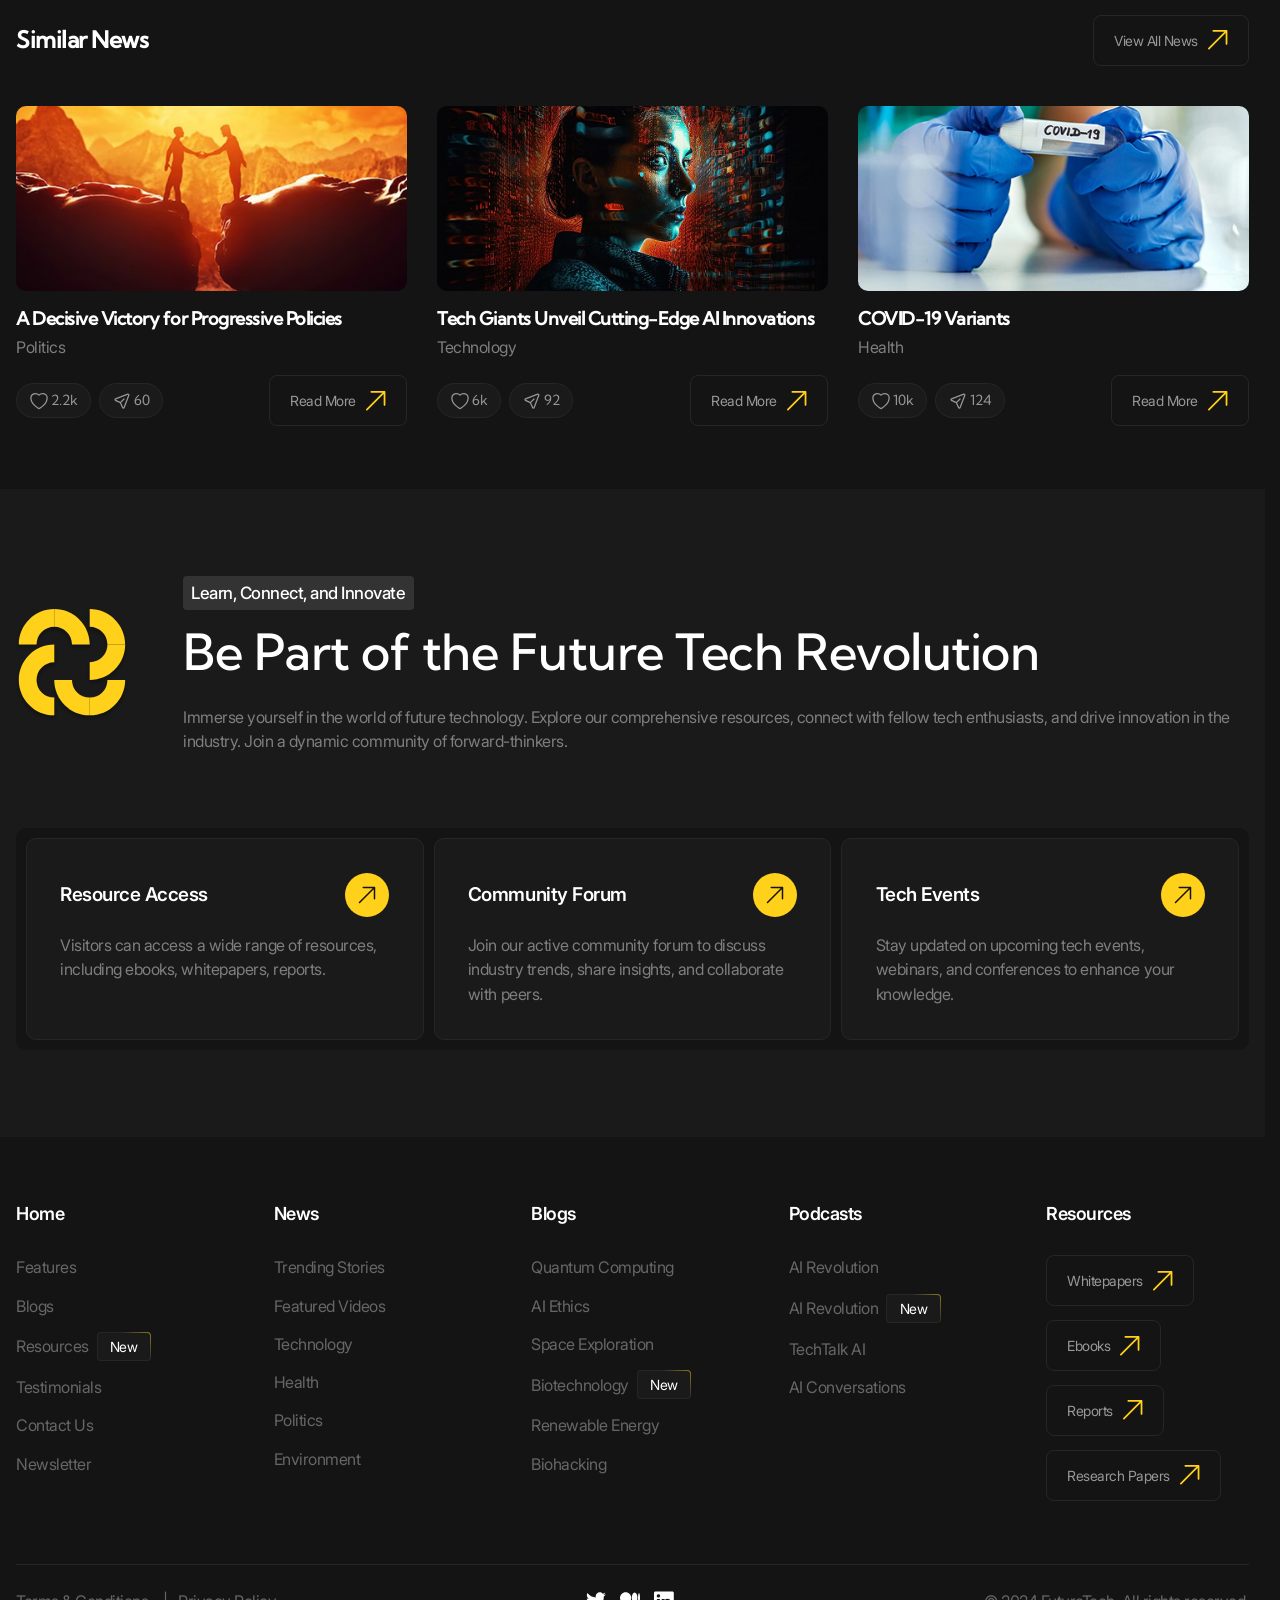
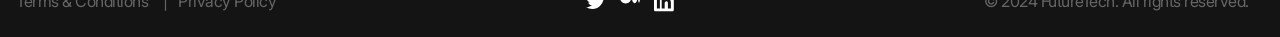
<file: blog.html>
<!DOCTYPE html>
<html lang="en">

<head>
    <meta charset="UTF-8">
    <meta name="viewport"
        content="width=device-width, user-scalable=no, initial-scale=1.0, maximum-scale=1.0, minimum-scale=1.0">
    <meta http-equiv="X-UA-Compatible" content="IE=edge">
    <title>Future Tech | Blog</title>
    <link rel="stylesheet" href="./styles/main.css">
    <script src="./scripts/main.js" type="module" defer></script>
</head>

<body>
    <header class="header" data-js-header>
        <div class="header__promo">
            <div class="header__promo-inner container">
                <a href="/" class="header__promo-link">
                    <span class="icon icon--yellow-arrow">Subscribe to our Newsletter For New & latest Blogs and
                        Resources</span>
                </a>
            </div>
        </div>
        <div class="header__body">
            <div class="header__body-inner container">
                <a class="header__logo logo" href="/" title="Home" aria-label="Home">
                    <img class="logo-image" src="./images/logo.svg" alt=" width=" 179" height="50">
                </a>
                <div class="header__overlay" data-js-header-overlay>
                    <nav class="header__menu">
                        <ul class="header__menu-list">
                            <li class="header__menu-item">
                                <a class="header__menu-link" href="./index.html">Home</a>
                            </li>
                            <li class="header__menu-item">
                                <a class="header__menu-link" href="./news.html">News</a>
                            </li>
                            <li class="header__menu-item">
                                <a class="header__menu-link" href="./podcasts.html">Podcasts</a>
                            </li>
                            <li class="header__menu-item">
                                <a class="header__menu-link" href="./resources.html">Resources</a>
                            </li>
                        </ul>
                    </nav>
                    <a class="header__contact-us-link button button--accent" href="./contacts.html">Contact Us</a>
                </div>
                <button class="header__burger-button burger-button visible-mobile" type="button" title="Open menu"
                    aria-label="Open menu" data-js-header-burger-button>
                    <span class="burger-button__line"></span>
                    <span class="burger-button__line"></span>
                    <span class="burger-button__line"></span>
                </button>
            </div>
        </div>
    </header>

    <main>
        <section class="blog-details" aria-labelledby="blog-details-title">
            <header class="blog-details__banner" style="--bgImg: url('../../images/blog-details/banner.jpg')">
                <div class="blog-details__banner-inner container">
                    <h1 class="blog-details__title" id="blog-details-title">The Rise of Artificial Intelligence in
                        Healthcare</h1>
                </div>
            </header>
            <div class="blog-details__body">
                <div class="blog-details__body-inner container">
                    <div class="blog-details__content">
                        <div class="blog-details__intro full-vw-line full-vw-line--bottom full-vw-line--left">
                            <h2 class="h6">Introduction</h2>
                            <p>Artificial Intelligence (AI) has emerged as a transformative force in the healthcare
                                industry, reshaping patient care, diagnostics, and research. In this blog post, we
                                explore the profound impact of AI in healthcare, from revolutionizing diagnostic
                                accuracy to enhancing patient outcomes.</p>
                        </div>
                        <div class="blog-details__main expandable-content" data-js-expandable-content>
                            <h2 class="h4">Artificial Intelligence (AI)</h2>
                            <p>Artificial Intelligence (AI) has permeated virtually every aspect of our lives, and
                                healthcare is no exception. The integration of AI in healthcare is ushering in a new era
                                of medical practice, where machines complement the capabilities of healthcare
                                professionals, ultimately improving patient outcomes and the efficiency of the
                                healthcare system. In this blog post, we will delve into the diverse applications of AI
                                in healthcare, from diagnostic imaging to personalized treatment plans, and address the
                                ethical considerations surrounding this revolutionary technology.</p>
                            <p>Artificial Intelligence (AI) has permeated virtually every aspect of our lives, and
                                healthcare is no exception. The integration of AI in healthcare is ushering in a new era
                                of medical practice, where machines complement the capabilities of healthcare
                                professionals, ultimately improving patient outcomes and the efficiency of the
                                healthcare system. In this blog post, we will delve into the diverse applications of AI
                                in healthcare, from diagnostic imaging to personalized treatment plans, and address the
                                ethical considerations surrounding this revolutionary technology.</p>
                            <h2 class="h4">Predictive Analytics and Disease Prevention</h2>
                            <p>One of the most prominent applications of AI in healthcare is in diagnostic imaging. AI
                                algorithms have demonstrated remarkable proficiency in interpreting medical images such
                                as X-rays, MRIs, and CT scans. They can identify anomalies and deviations that might be
                                overlooked by the human eye. This is particularly valuable in early disease detection.
                                For instance, AI can aid radiologists in detecting minute irregularities in mammograms
                                or identifying critical findings in chest X-rays, potentially indicative of
                                life-threatening conditions.</p>
                            <p>One of the most prominent applications of AI in healthcare is in diagnostic imaging. AI
                                algorithms have demonstrated remarkable proficiency in interpreting medical images such
                                as X-rays, MRIs, and CT scans. They can identify anomalies and deviations that might be
                                overlooked by the human eye. This is particularly valuable in early disease detection.
                                For instance, AI can aid radiologists in detecting minute irregularities in mammograms
                                or identifying critical findings in chest X-rays, potentially indicative of
                                life-threatening conditions.</p>
                            <p>One of the most prominent applications of AI in healthcare is in diagnostic imaging. AI
                                algorithms have demonstrated remarkable proficiency in interpreting medical images such
                                as X-rays, MRIs, and CT scans. They can identify anomalies and deviations that might be
                                overlooked by the human eye. This is particularly valuable in early disease detection.
                                For instance, AI can aid radiologists in detecting minute irregularities in mammograms
                                or identifying critical findings in chest X-rays, potentially indicative of
                                life-threatening conditions.</p>
                            <p>One of the most prominent applications of AI in healthcare is in diagnostic imaging. AI
                                algorithms have demonstrated remarkable proficiency in interpreting medical images such
                                as X-rays, MRIs, and CT scans. They can identify anomalies and deviations that might be
                                overlooked by the human eye. This is particularly valuable in early disease detection.
                                For instance, AI can aid radiologists in detecting minute irregularities in mammograms
                                or identifying critical findings in chest X-rays, potentially indicative of
                                life-threatening conditions.</p>
                            <button class="blog-details__read-full-button button expandable-content__button"
                                type="button" data-js-expandable-content-button><span
                                    class="icon icon--gray-arrow-down">Read Full Blog</span></button>
                        </div>
                    </div>
                    <div class="blog-details__info">
                        <div
                            class="blog-details__actions blog-actions full-vw-line full-vw-line--bottom full-vw-line--right">
                            <ul class="blog-actions__list">
                                <li class="blog-actions__item">
                                    <button class="blog-actions__button is-active" type="button" aria-label="Dislike"
                                        title="Dislike">
                                        <span class="blog-actions__icon-wrapper"> <svg width="24" height="24"
                                                viewBox="0 0 24 24" fill="none" xmlns="http://www.w3.org/2000/svg">
                                                <path
                                                    d="M11.645 20.9107L11.6384 20.9071L11.6158 20.8949C11.5965 20.8844 11.5689 20.8693 11.5336 20.8496C11.4629 20.8101 11.3612 20.7524 11.233 20.6769C10.9765 20.5261 10.6132 20.3039 10.1785 20.015C9.31074 19.4381 8.15122 18.5901 6.9886 17.5063C4.68781 15.3615 2.25 12.1751 2.25 8.25C2.25 5.32194 4.7136 3 7.6875 3C9.43638 3 11.0023 3.79909 12 5.0516C12.9977 3.79909 14.5636 3 16.3125 3C19.2864 3 21.75 5.32194 21.75 8.25C21.75 12.1751 19.3122 15.3615 17.0114 17.5063C15.8488 18.5901 14.6893 19.4381 13.8215 20.015C13.3868 20.3039 13.0235 20.5261 12.767 20.6769C12.6388 20.7524 12.5371 20.8101 12.4664 20.8496C12.4311 20.8693 12.4035 20.8844 12.3842 20.8949L12.3616 20.9071L12.355 20.9107L12.3523 20.9121C12.1323 21.0289 11.8677 21.0289 11.6477 20.9121L11.645 20.9107Z"
                                                    stroke="#666666" stroke-width="1.5" stroke-linejoin="round" />
                                            </svg></span>
                                        <span>24.5k</span>
                                    </button>
                                </li>
                                <li class="blog-actions__item">
                                    <button class="blog-actions__button" type="button" aria-label="Discuss"
                                        title="Discuss">
                                        <span class="blog-actions__icon-wrapper"> <svg width="24" height="24"
                                                viewBox="0 0 24 24" fill="none" xmlns="http://www.w3.org/2000/svg">
                                                <path
                                                    d="M8.48581 19.1888C9.54657 19.7083 10.7392 20 12 20C16.4183 20 20 16.4183 20 12C20 7.58172 16.4183 4 12 4C7.58172 4 4 7.58172 4 12C4 13.6401 4.49356 15.165 5.34026 16.4341M8.48581 19.1888L4 20L5.34026 16.4341M8.48581 19.1888L8.49231 19.1877M5.34026 16.4341L5.34154 16.4308"
                                                    stroke="#666666" stroke-width="1.5" stroke-linecap="round"
                                                    stroke-linejoin="round" />
                                            </svg></span>
                                        <span>50k</span>
                                    </button>
                                </li>
                                <li class="blog-actions__item">
                                    <button class="blog-actions__button" type="button" aria-label="Share" title="Share">
                                        <span class="blog-actions__icon-wrapper"><svg width="24" height="24"
                                                viewBox="0 0 24 24" fill="none" xmlns="http://www.w3.org/2000/svg">
                                                <path
                                                    d="M10.0384 13.9616L4.1719 11.2951C3.36454 10.9281 3.39898 9.7697 4.22673 9.45134L18.8999 3.80781C19.7087 3.49675 20.5033 4.29139 20.1922 5.10013L14.5487 19.7733C14.2303 20.6011 13.072 20.6355 12.705 19.8281L10.0384 13.9616ZM10.0384 13.9616L14.4231 9.57704"
                                                    stroke="#666666" stroke-width="1.5" stroke-linecap="round"
                                                    stroke-linejoin="round" />
                                            </svg></span>
                                        <span>206</span>
                                    </button>
                                </li>
                            </ul>
                        </div>
                        <div class="blog-details__summary summary summary--2-cols">
                            <dl class="summary__list">
                                <div class="summary__item">
                                    <dt class="summary__key">Publication Date</dt>
                                    <dd class="summary__value">
                                        <time datetime="2023-10-15">October 15, 2023</time>
                                    </dd>
                                </div>
                                <div class="summary__item">
                                    <dt class="summary__key">Category</dt>
                                    <dd class="summary__value">Healthcare</dd>
                                </div>
                                <div class="summary__item">
                                    <dt class="summary__key">Reading Time</dt>
                                    <dd class="summary__value">10 Min</dd>
                                </div>
                                <div class="summary__item">
                                    <dt class="summary__key">Author Name</dt>
                                    <dd class="summary__value">Dr. Emily Walker</dd>
                                </div>
                                <div class="summary__item summary__item--wide">
                                    <dt class="summary__key">Table of Contents</dt>
                                    <dd class="summary__value">
                                        <div class="table-of-contents">
                                            <ul class="table-of-contents__list">
                                                <li class="table-of-contents__item">Introduction</li>
                                                <li class="table-of-contents__item">AI in Diagnostic Imaging</li>
                                                <li class="table-of-contents__item">Predictive Analytics and Disease
                                                    Prevention</li>
                                                <li class="table-of-contents__item">Personalized Treatment Plans</li>
                                                <li class="table-of-contents__item">Drug Discovery and Research</li>
                                                <li class="table-of-contents__item">AI in Telemedicine</li>
                                                <li class="table-of-contents__item">Ethical Considerations</li>
                                                <li class="table-of-contents__item">The Future of AI in Healthcare</li>
                                                <li class="table-of-contents__item">Conclusion</li>
                                            </ul>
                                        </div>
                                    </dd>
                                </div>
                            </dl>
                        </div>
                    </div>
                </div>
            </div>
            <div class="blog-details__news news container">
                <header class="news__header">
                    <h2 class="news__title h4">Similar News</h2>
                    <a class="news__link button" href="/">
                        <span class="icon icon--yellow-arrow">View All News</span>
                    </a>
                </header>
                <ul class="news__list">
                    <li class="news__item">
                        <article class="news-card">
                            <img class="news-card__image" src="./images/news/2.jpg" alt="" width="512" height="222"
                                loading="lazy">
                            <div class="news-card__body">
                                <h2 class="news-card__title h6">A Decisive Victory for Progressive Policies
                                </h2>
                                <div class="news-card__description">
                                    <p>Politics</p>
                                </div>
                            </div>
                            <div class="news-card__controls">
                                <div class="news-card__actions blog-actions">
                                    <ul class="blog-actions__list">
                                        <li class="blog-actions__item">
                                            <button class="blog-actions__button" type="button" aria-label="like"
                                                title="like">
                                                <span class="blog-actions__icon-wrapper"> <svg width="24" height="24"
                                                        viewBox="0 0 24 24" fill="none"
                                                        xmlns="http://www.w3.org/2000/svg">
                                                        <path
                                                            d="M11.645 20.9107L11.6384 20.9071L11.6158 20.8949C11.5965 20.8844 11.5689 20.8693 11.5336 20.8496C11.4629 20.8101 11.3612 20.7524 11.233 20.6769C10.9765 20.5261 10.6132 20.3039 10.1785 20.015C9.31074 19.4381 8.15122 18.5901 6.9886 17.5063C4.68781 15.3615 2.25 12.1751 2.25 8.25C2.25 5.32194 4.7136 3 7.6875 3C9.43638 3 11.0023 3.79909 12 5.0516C12.9977 3.79909 14.5636 3 16.3125 3C19.2864 3 21.75 5.32194 21.75 8.25C21.75 12.1751 19.3122 15.3615 17.0114 17.5063C15.8488 18.5901 14.6893 19.4381 13.8215 20.015C13.3868 20.3039 13.0235 20.5261 12.767 20.6769C12.6388 20.7524 12.5371 20.8101 12.4664 20.8496C12.4311 20.8693 12.4035 20.8844 12.3842 20.8949L12.3616 20.9071L12.355 20.9107L12.3523 20.9121C12.1323 21.0289 11.8677 21.0289 11.6477 20.9121L11.645 20.9107Z"
                                                            stroke="#666666" stroke-width="1.5"
                                                            stroke-linejoin="round" />
                                                    </svg></span>
                                                <span>2.2k</span>
                                            </button>
                                        </li>
                                        <li class="blog-actions__item">
                                            <button class="blog-actions__button" type="button" aria-label="Share"
                                                title="Share">
                                                <span class="blog-actions__icon-wrapper"><svg width="24" height="24"
                                                        viewBox="0 0 24 24" fill="none"
                                                        xmlns="http://www.w3.org/2000/svg">
                                                        <path
                                                            d="M10.0384 13.9616L4.1719 11.2951C3.36454 10.9281 3.39898 9.7697 4.22673 9.45134L18.8999 3.80781C19.7087 3.49675 20.5033 4.29139 20.1922 5.10013L14.5487 19.7733C14.2303 20.6011 13.072 20.6355 12.705 19.8281L10.0384 13.9616ZM10.0384 13.9616L14.4231 9.57704"
                                                            stroke="#666666" stroke-width="1.5" stroke-linecap="round"
                                                            stroke-linejoin="round" />
                                                    </svg></span>
                                                <span>60</span>
                                            </button>
                                        </li>
                                    </ul>
                                </div>
                                <a class="news-card__link button" href="/">
                                    <span class="icon icon--yellow-arrow">Read More</span>
                                </a>
                            </div>
                        </article>
                    </li>
                    <li class="news__item">
                        <article class="news-card">
                            <img class="news-card__image" src="./images/news/3.jpg" alt="" width="512" height="222"
                                loading="lazy">
                            <div class="news-card__body">
                                <h2 class="news-card__title h6">Tech Giants Unveil Cutting-Edge AI
                                    Innovations</h2>
                                <div class="news-card__description">
                                    <p>Technology</p>
                                </div>
                            </div>
                            <div class="news-card__controls">
                                <div class="news-card__actions blog-actions">
                                    <ul class="blog-actions__list">
                                        <li class="blog-actions__item">
                                            <button class="blog-actions__button" type="button" aria-label="like"
                                                title="like">
                                                <span class="blog-actions__icon-wrapper"> <svg width="24" height="24"
                                                        viewBox="0 0 24 24" fill="none"
                                                        xmlns="http://www.w3.org/2000/svg">
                                                        <path
                                                            d="M11.645 20.9107L11.6384 20.9071L11.6158 20.8949C11.5965 20.8844 11.5689 20.8693 11.5336 20.8496C11.4629 20.8101 11.3612 20.7524 11.233 20.6769C10.9765 20.5261 10.6132 20.3039 10.1785 20.015C9.31074 19.4381 8.15122 18.5901 6.9886 17.5063C4.68781 15.3615 2.25 12.1751 2.25 8.25C2.25 5.32194 4.7136 3 7.6875 3C9.43638 3 11.0023 3.79909 12 5.0516C12.9977 3.79909 14.5636 3 16.3125 3C19.2864 3 21.75 5.32194 21.75 8.25C21.75 12.1751 19.3122 15.3615 17.0114 17.5063C15.8488 18.5901 14.6893 19.4381 13.8215 20.015C13.3868 20.3039 13.0235 20.5261 12.767 20.6769C12.6388 20.7524 12.5371 20.8101 12.4664 20.8496C12.4311 20.8693 12.4035 20.8844 12.3842 20.8949L12.3616 20.9071L12.355 20.9107L12.3523 20.9121C12.1323 21.0289 11.8677 21.0289 11.6477 20.9121L11.645 20.9107Z"
                                                            stroke="#666666" stroke-width="1.5"
                                                            stroke-linejoin="round" />
                                                    </svg></span>
                                                <span>6k</span>
                                            </button>
                                        </li>
                                        <li class="blog-actions__item">
                                            <button class="blog-actions__button" type="button" aria-label="Share"
                                                title="Share">
                                                <span class="blog-actions__icon-wrapper"><svg width="24" height="24"
                                                        viewBox="0 0 24 24" fill="none"
                                                        xmlns="http://www.w3.org/2000/svg">
                                                        <path
                                                            d="M10.0384 13.9616L4.1719 11.2951C3.36454 10.9281 3.39898 9.7697 4.22673 9.45134L18.8999 3.80781C19.7087 3.49675 20.5033 4.29139 20.1922 5.10013L14.5487 19.7733C14.2303 20.6011 13.072 20.6355 12.705 19.8281L10.0384 13.9616ZM10.0384 13.9616L14.4231 9.57704"
                                                            stroke="#666666" stroke-width="1.5" stroke-linecap="round"
                                                            stroke-linejoin="round" />
                                                    </svg></span>
                                                <span>92</span>
                                            </button>
                                        </li>
                                    </ul>
                                </div>
                                <a class="news-card__link button" href="/">
                                    <span class="icon icon--yellow-arrow">Read More</span>
                                </a>
                            </div>
                        </article>
                    </li>
                    <li class="news__item">
                        <article class="news-card">
                            <img class="news-card__image" src="./images/news/4.jpg" alt="" width="512" height="222"
                                loading="lazy">
                            <div class="news-card__body">
                                <h2 class="news-card__title h6">COVID-19 Variants</h2>
                                <div class="news-card__description">
                                    <p>Health</p>
                                </div>
                            </div>
                            <div class="news-card__controls">
                                <div class="news-card__actions blog-actions">
                                    <ul class="blog-actions__list">
                                        <li class="blog-actions__item">
                                            <button class="blog-actions__button" type="button" aria-label="like"
                                                title="like">
                                                <span class="blog-actions__icon-wrapper"> <svg width="24" height="24"
                                                        viewBox="0 0 24 24" fill="none"
                                                        xmlns="http://www.w3.org/2000/svg">
                                                        <path
                                                            d="M11.645 20.9107L11.6384 20.9071L11.6158 20.8949C11.5965 20.8844 11.5689 20.8693 11.5336 20.8496C11.4629 20.8101 11.3612 20.7524 11.233 20.6769C10.9765 20.5261 10.6132 20.3039 10.1785 20.015C9.31074 19.4381 8.15122 18.5901 6.9886 17.5063C4.68781 15.3615 2.25 12.1751 2.25 8.25C2.25 5.32194 4.7136 3 7.6875 3C9.43638 3 11.0023 3.79909 12 5.0516C12.9977 3.79909 14.5636 3 16.3125 3C19.2864 3 21.75 5.32194 21.75 8.25C21.75 12.1751 19.3122 15.3615 17.0114 17.5063C15.8488 18.5901 14.6893 19.4381 13.8215 20.015C13.3868 20.3039 13.0235 20.5261 12.767 20.6769C12.6388 20.7524 12.5371 20.8101 12.4664 20.8496C12.4311 20.8693 12.4035 20.8844 12.3842 20.8949L12.3616 20.9071L12.355 20.9107L12.3523 20.9121C12.1323 21.0289 11.8677 21.0289 11.6477 20.9121L11.645 20.9107Z"
                                                            stroke="#666666" stroke-width="1.5"
                                                            stroke-linejoin="round" />
                                                    </svg></span>
                                                <span>10k</span>
                                            </button>
                                        </li>
                                        <li class="blog-actions__item">
                                            <button class="blog-actions__button" type="button" aria-label="Share"
                                                title="Share">
                                                <span class="blog-actions__icon-wrapper"><svg width="24" height="24"
                                                        viewBox="0 0 24 24" fill="none"
                                                        xmlns="http://www.w3.org/2000/svg">
                                                        <path
                                                            d="M10.0384 13.9616L4.1719 11.2951C3.36454 10.9281 3.39898 9.7697 4.22673 9.45134L18.8999 3.80781C19.7087 3.49675 20.5033 4.29139 20.1922 5.10013L14.5487 19.7733C14.2303 20.6011 13.072 20.6355 12.705 19.8281L10.0384 13.9616ZM10.0384 13.9616L14.4231 9.57704"
                                                            stroke="#666666" stroke-width="1.5" stroke-linecap="round"
                                                            stroke-linejoin="round" />
                                                    </svg></span>
                                                <span>124</span>
                                            </button>
                                        </li>
                                    </ul>
                                </div>
                                <a class="news-card__link button" href="/">
                                    <span class="icon icon--yellow-arrow">Read More</span>
                                </a>
                            </div>
                        </article>
                    </li>
                </ul>
            </div>
        </section>

        <section class="about" aria-labelledby="about-title">
            <div class="about__inner container">
                <header class="about__header">
                    <img class="about__icon" src="./images/about/icon.svg" alt="" width="150" height="150"
                        loading="lazy">
                    <div class="about__info">
                        <p class="about__subtitle tag">Learn, Connect, and Innovate</p>
                        <h2 class="about__title" id="about-title">Be Part of the Future Tech Revolution</h2>
                    </div>
                    <div class="about__description">
                        <p>Immerse yourself in the world of future technology. Explore our comprehensive resources,
                            connect with fellow tech enthusiasts, and drive innovation in the industry. Join a dynamic
                            community of forward-thinkers.</p>
                    </div>
                </header>
                <ul class="about__list">
                    <li class="about__item">
                        <a class="about-card tile" href="/">
                            <h3 class="about-card__title circle-icon">Resource Access</h3>
                            <div class="about-card__description">
                                <p>Visitors can access a wide range of resources,
                                    including ebooks, whitepapers, reports.</p>
                            </div>
                        </a>
                    </li>
                    <li class="about__item">
                        <a class="about-card tile" href="/">
                            <h3 class="about-card__title circle-icon">Community Forum</h3>
                            <div class="about-card__description">
                                <p>Join our active community forum to discuss industry trends, share insights, and
                                    collaborate with peers.</p>
                            </div>
                        </a>
                    </li>
                    <li class="about__item">
                        <a class="about-card tile" href="/">
                            <h3 class="about-card__title circle-icon">Tech Events</h3>
                            <div class="about-card__description">
                                <p>Stay updated on upcoming tech events, webinars, and conferences to enhance your
                                    knowledge.</p>
                            </div>
                        </a>
                    </li>
                </ul>
            </div>
        </section>
    </main>

    <footer class="footer">
        <div class="footer__inner container">
            <div class="footer__body">
                <nav class="footer__menu">
                    <div class="footer__menu-column">
                        <a class="footer__menu-main-link h6" href="/">Home</a>
                        <ul class="footer__menu-list">
                            <li class="footer__menu-item">
                                <a class="footer__menu-link" href="/">Features</a>
                            </li>
                            <li class="footer__menu-item">
                                <a class="footer__menu-link" href="/">Blogs</a>
                            </li>
                            <li class="footer__menu-item">
                                <a class="footer__menu-link" href="/">Resources</a>
                                <span class="badge">New</span>
                            </li>
                            <li class="footer__menu-item">
                                <a class="footer__menu-link" href="/">Testimonials</a>
                            </li>
                            <li class="footer__menu-item">
                                <a class="footer__menu-link" href="/">Contact Us</a>
                            </li>
                            <li class="footer__menu-item">
                                <a class="footer__menu-link" href="/">Newsletter</a>
                            </li>
                        </ul>
                    </div>
                    <div class="footer__menu-column">
                        <a class="footer__menu-main-link h6" href="/">News</a>
                        <ul class="footer__menu-list">
                            <li class="footer__menu-item">
                                <a class="footer__menu-link" href="/">Trending Stories</a>
                            </li>
                            <li class="footer__menu-item">
                                <a class="footer__menu-link" href="/">Featured Videos</a>
                            </li>
                            <li class="footer__menu-item">
                                <a class="footer__menu-link" href="/">Technology</a>
                            </li>
                            <li class="footer__menu-item">
                                <a class="footer__menu-link" href="/">Health</a>
                            </li>
                            <li class="footer__menu-item">
                                <a class="footer__menu-link" href="/">Politics</a>
                            </li>
                            <li class="footer__menu-item">
                                <a class="footer__menu-link" href="/">Environment</a>
                            </li>
                        </ul>
                    </div>
                    <div class="footer__menu-column">
                        <a class="footer__menu-main-link h6" href="/">Blogs</a>
                        <ul class="footer__menu-list">
                            <li class="footer__menu-item">
                                <a class="footer__menu-link" href="/">Quantum Computing</a>
                            </li>
                            <li class="footer__menu-item">
                                <a class="footer__menu-link" href="/">AI Ethics</a>
                            </li>
                            <li class="footer__menu-item">
                                <a class="footer__menu-link" href="/">Space Exploration</a>
                            </li>
                            <li class="footer__menu-item">
                                <a class="footer__menu-link" href="/">Biotechnology</a>
                                <span class="badge">New</span>
                            </li>
                            <li class="footer__menu-item">
                                <a class="footer__menu-link" href="/">Renewable Energy</a>
                            </li>
                            <li class="footer__menu-item">
                                <a class="footer__menu-link" href="/">Biohacking</a>
                            </li>
                        </ul>
                    </div>
                    <div class="footer__menu-column">
                        <a class="footer__menu-main-link h6" href="/">Podcasts</a>
                        <ul class="footer__menu-list">
                            <li class="footer__menu-item">
                                <a class="footer__menu-link" href="/">AI Revolution</a>
                            </li>
                            <li class="footer__menu-item">
                                <a class="footer__menu-link" href="/">AI Revolution</a>
                                <span class="badge">New</span>
                            </li>
                            <li class="footer__menu-item">
                                <a class="footer__menu-link" href="/">TechTalk AI</a>
                            </li>
                            <li class="footer__menu-item">
                                <a class="footer__menu-link" href="/">AI Conversations</a>
                            </li>
                        </ul>
                    </div>
                    <div class="footer__menu-column">
                        <a class="footer__menu-main-link h6" href="/">Resources</a>
                        <ul class="footer__menu-list">
                            <li class="footer__menu-item">
                                <a class="footer__menu-link button" href="/">
                                    <span class="icon icon--yellow-arrow">Whitepapers</span>
                                </a>
                            </li>
                            <li class="footer__menu-item">
                                <a class="footer__menu-link button" href="/">
                                    <span class="icon icon--yellow-arrow">Ebooks</span>
                                </a>
                            </li>
                            <li class="footer__menu-item">
                                <a class="footer__menu-link button" href="/">
                                    <span class="icon icon--yellow-arrow">Reports</span>
                                </a>
                            </li>
                            <li class="footer__menu-item">
                                <a class="footer__menu-link button" href="/">
                                    <span class="icon icon--yellow-arrow">Research Papers</span>
                                </a>
                            </li>
                        </ul>
                    </div>
                </nav>
            </div>
            <div class="footer__extra">
                <div class="footer__extra-menu">
                    <ul class="footer__extra-menu-list">
                        <li class="footer__extra-menu-item">
                            <a class="footer__extra-menu-link" href="/">Terms & Conditions</a>
                        </li>
                        <li class="footer__extra-menu-item">
                            <a class="footer__extra-menu-link" href="/">Privacy Policy</a>
                        </li>
                    </ul>
                </div>
                <div class="footer__soc1als soc1als">
                    <ul class="soc1als__list">
                        <li class="soc1als__item">
                            <a class="soc1als__link" href="/" target="_blank" aria-label="Twitter" title="Twitter">
                                <svg width="23" height="20" viewBox="0 0 23 20" fill="none"
                                    xmlns="http://www.w3.org/2000/svg">
                                    <path
                                        d="M20.457 4.78075C20.4663 4.99195 20.4663 5.19356 20.4663 5.40476C20.4755 11.808 15.7711 19.2 7.16783 19.2C4.63038 19.2 2.13924 18.4416 0 17.0208C0.370431 17.0688 0.740861 17.088 1.11129 17.088C3.21349 17.088 5.26011 16.3584 6.91779 15.0048C4.91746 14.9664 3.15792 13.6128 2.54671 11.6352C3.25053 11.7792 3.97287 11.7504 4.65816 11.5488C2.48188 11.1072 0.916816 9.11997 0.907555 6.80636C0.907555 6.78716 0.907555 6.76796 0.907555 6.74876C1.55581 7.12316 2.28741 7.33436 3.02827 7.35356C0.981641 5.93276 0.342648 3.10075 1.58359 0.883141C3.96361 3.91675 7.46418 5.75036 11.224 5.95196C10.8444 4.27195 11.363 2.50555 12.5761 1.31514C14.4561 -0.518463 17.4195 -0.422463 19.1976 1.52634C20.244 1.31514 21.2535 0.911941 22.1703 0.34554C21.8184 1.46874 21.0868 2.41915 20.1144 3.02395C21.0405 2.90875 21.948 2.64955 22.8 2.26555C22.1703 3.24475 21.3738 4.08955 20.457 4.78075Z"
                                        fill="white" />
                                </svg>
                            </a>
                        </li>
                        <li class="soc1als__item">
                            <a class="soc1als__link" href="/" target="_blank" aria-label="Medium" title="Medium">
                                <svg width="24" height="14" viewBox="0 0 24 14" fill="none"
                                    xmlns="http://www.w3.org/2000/svg">
                                    <path
                                        d="M13.5374 6.8277C13.5374 10.5984 10.5069 13.6552 6.76883 13.6552C3.03073 13.6552 0 10.5977 0 6.8277C0 3.05767 3.0305 0 6.76883 0C10.5072 0 13.5374 3.05698 13.5374 6.8277Z"
                                        fill="white" />
                                    <path
                                        d="M20.9627 6.82814C20.9627 10.3775 19.4474 13.2559 17.5783 13.2559C15.7091 13.2559 14.1938 10.3775 14.1938 6.82814C14.1938 3.27883 15.7089 0.400391 17.578 0.400391C19.4472 0.400391 20.9625 3.2779 20.9625 6.82814"
                                        fill="white" />
                                    <path
                                        d="M24 6.82759C24 10.0069 23.4672 12.5858 22.8097 12.5858C22.1522 12.5858 21.6196 10.0076 21.6196 6.82759C21.6196 3.64758 22.1525 1.06934 22.8097 1.06934C23.467 1.06934 24 3.64735 24 6.82759Z"
                                        fill="white" />
                                </svg>
                            </a>
                        </li>
                        <li class="soc1als__item">
                            <a class="soc1als__link" href="/" target="_blank" aria-label="LinkedIn" title="LinkedIn">
                                <svg width="21" height="21" viewBox="0 0 21 21" fill="none"
                                    xmlns="http://www.w3.org/2000/svg">
                                    <path
                                        d="M19.2646 0H1.53544C1.12822 0 0.737673 0.16177 0.449722 0.449722C0.16177 0.737673 0 1.12822 0 1.53544V19.2646C0 19.6718 0.16177 20.0623 0.449722 20.3503C0.737673 20.6382 1.12822 20.8 1.53544 20.8H19.2646C19.6718 20.8 20.0623 20.6382 20.3503 20.3503C20.6382 20.0623 20.8 19.6718 20.8 19.2646V1.53544C20.8 1.12822 20.6382 0.737673 20.3503 0.449722C20.0623 0.16177 19.6718 0 19.2646 0ZM6.19956 17.719H3.07233V7.78556H6.19956V17.719ZM4.63378 6.409C4.27905 6.407 3.93286 6.29997 3.6389 6.10141C3.34495 5.90285 3.11639 5.62166 2.98209 5.29333C2.84779 4.965 2.81376 4.60425 2.88429 4.25659C2.95483 3.90894 3.12676 3.58997 3.3784 3.33994C3.63004 3.08991 3.95011 2.92003 4.2982 2.85173C4.6463 2.78343 5.00683 2.81978 5.33429 2.95619C5.66175 3.09259 5.94147 3.32294 6.13814 3.61817C6.33481 3.9134 6.43961 4.26027 6.43933 4.615C6.44268 4.8525 6.39818 5.08823 6.30848 5.30816C6.21878 5.52809 6.08572 5.72771 5.91723 5.89512C5.74874 6.06254 5.54827 6.19431 5.32777 6.2826C5.10727 6.37088 4.87125 6.41387 4.63378 6.409ZM17.7262 17.7277H14.6004V12.3009C14.6004 10.7004 13.9201 10.2064 13.0419 10.2064C12.1146 10.2064 11.2046 10.9056 11.2046 12.3413V17.7277H8.07733V7.79278H11.0847V9.16933H11.1251C11.427 8.55833 12.4843 7.514 14.0978 7.514C15.8427 7.514 17.7277 8.54967 17.7277 11.583L17.7262 17.7277Z"
                                        fill="white" />
                                </svg>
                            </a>
                        </li>
                    </ul>
                </div>
                <p class="footer__copyright">© <time datetime="2024">2024</time> FutureTech. All rights reserved.</p>
            </div>
        </div>
    </footer>
</body>

</html>
</file>
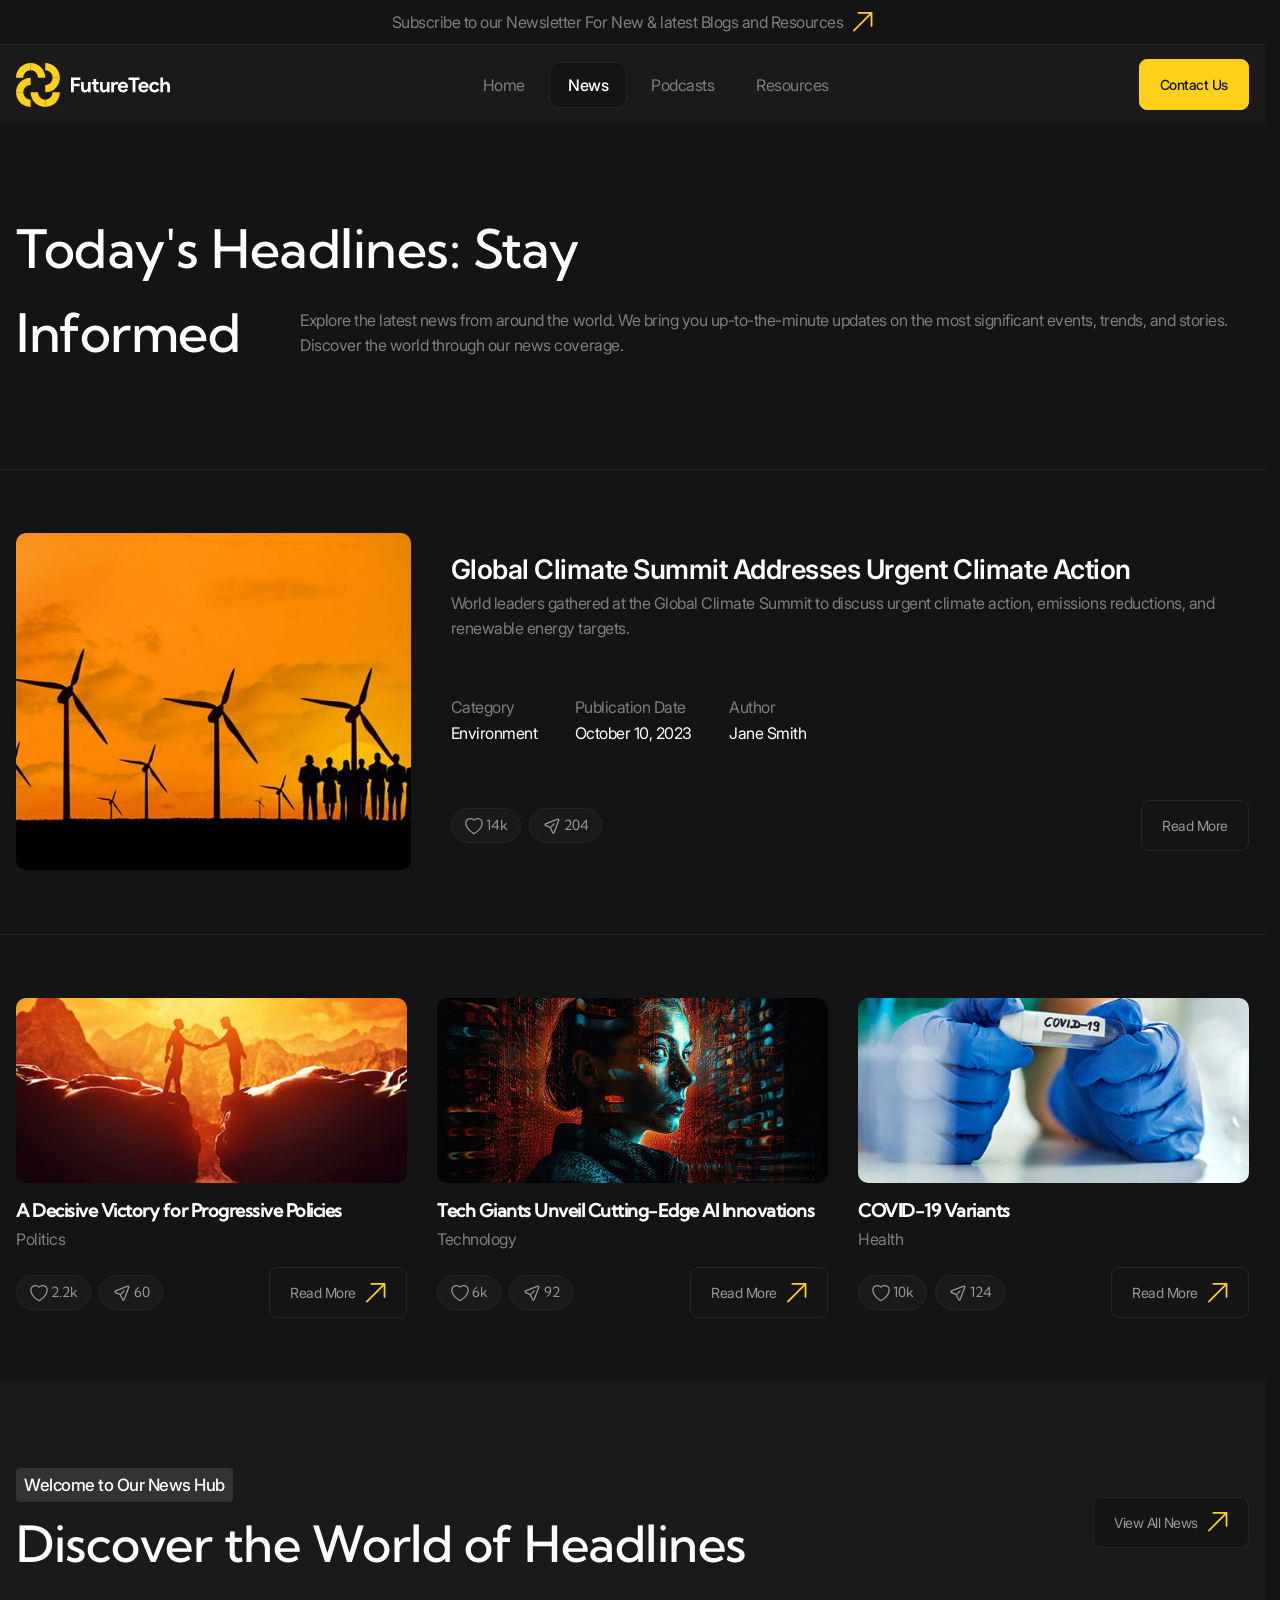
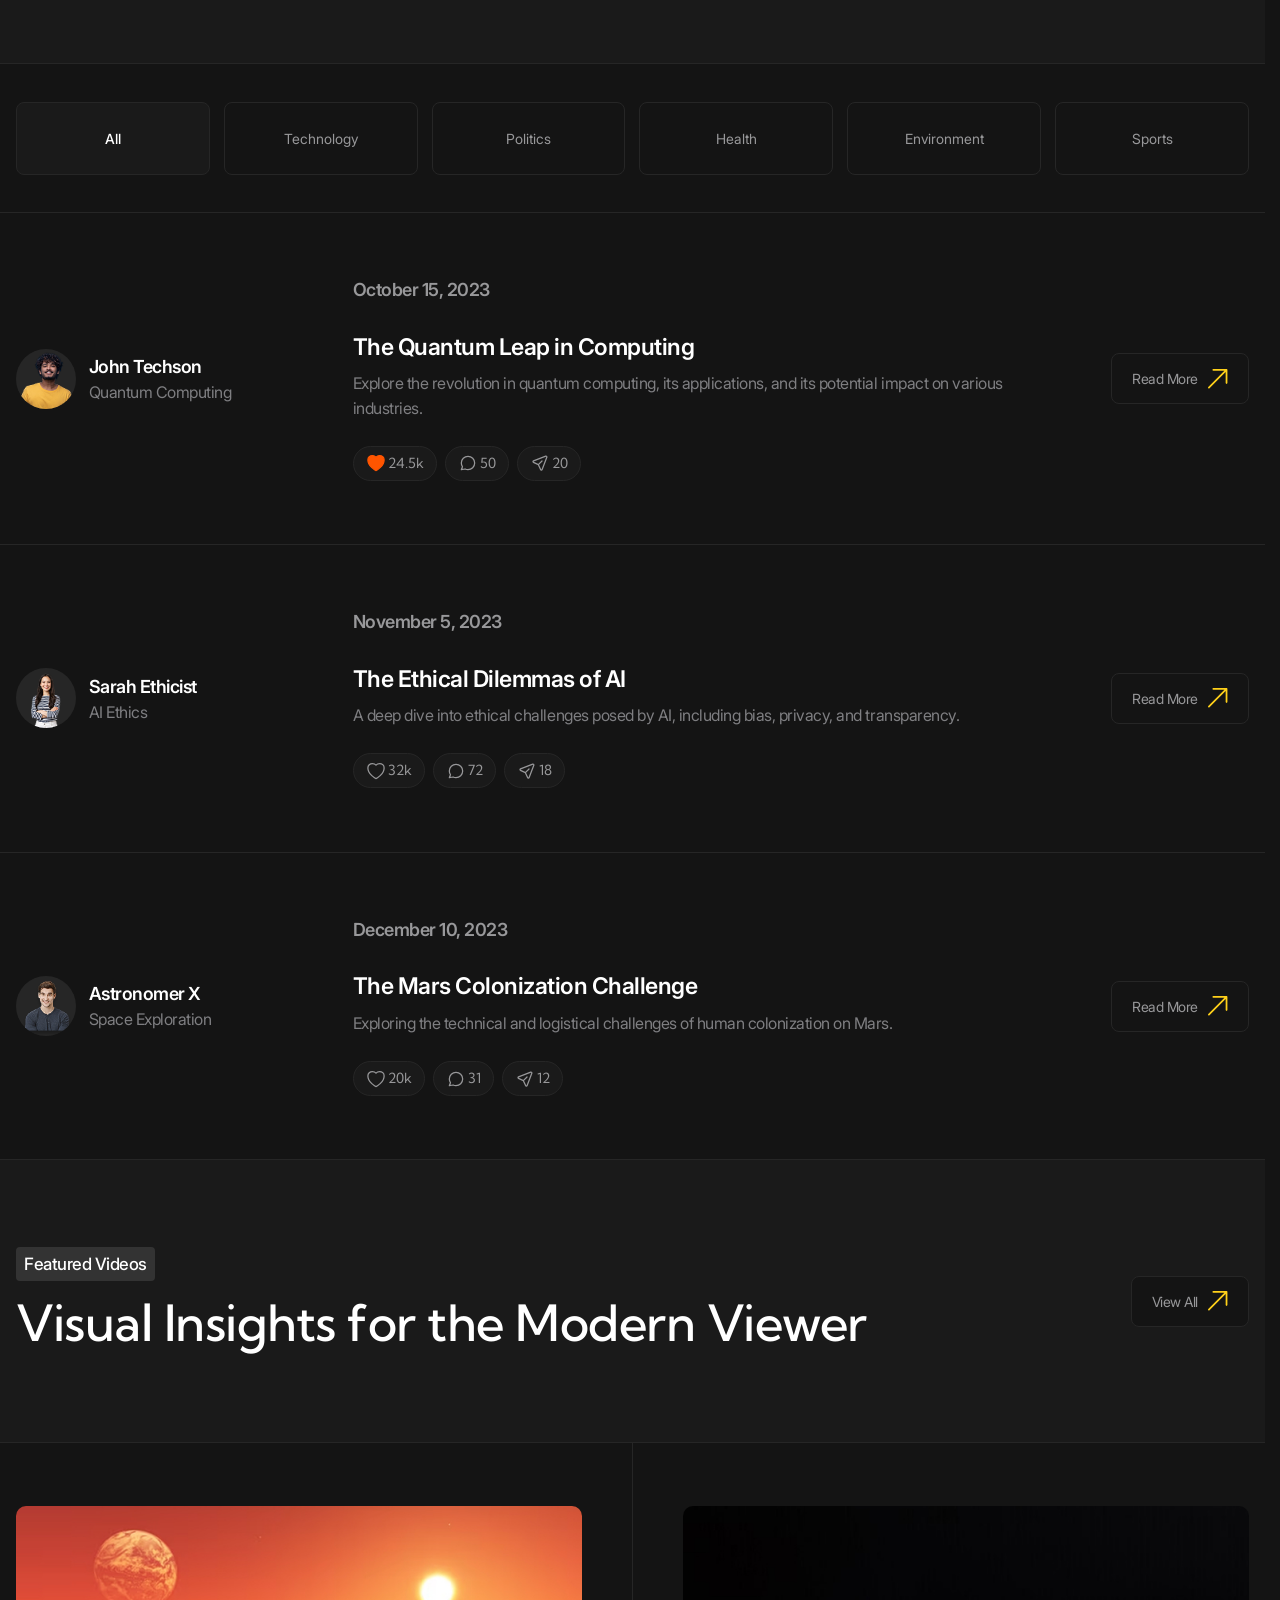
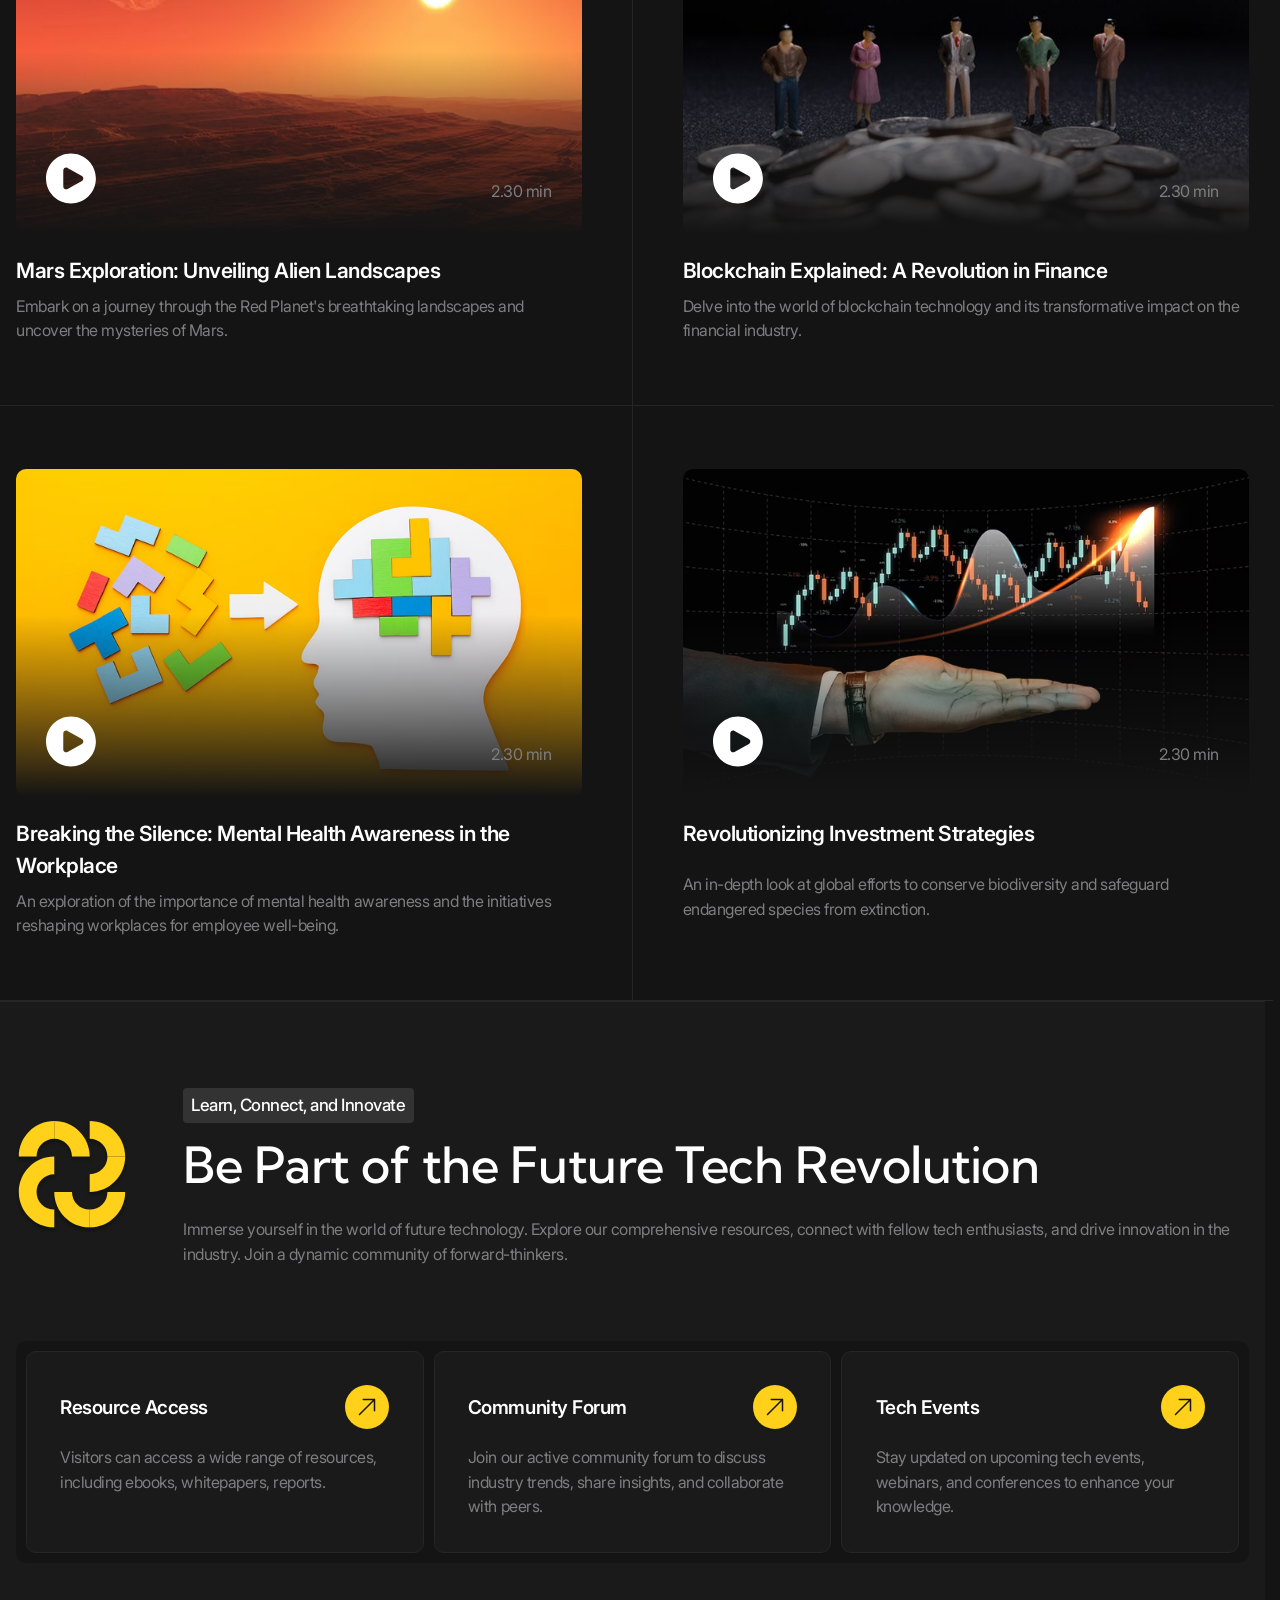
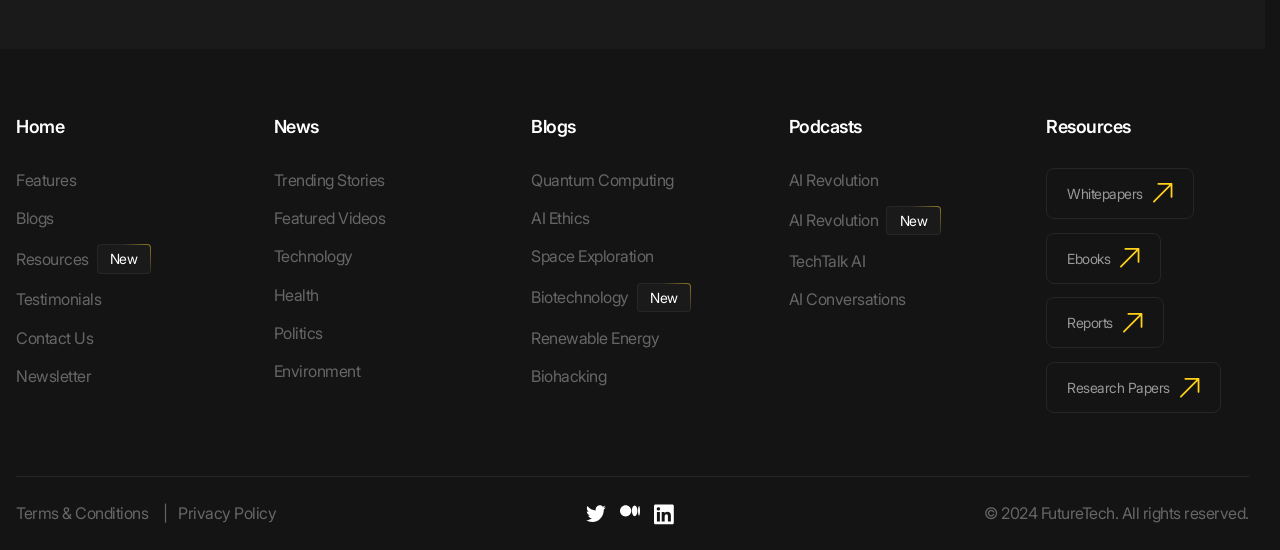
<file: news.html>
<!DOCTYPE html>
<html lang="en">

<head>
    <meta charset="UTF-8">
    <meta name="viewport"
        content="width=device-width, user-scalable=no, initial-scale=1.0, maximum-scale=1.0, minimum-scale=1.0">
    <meta http-equiv="X-UA-Compatible" content="IE=edge">
    <title>Future Tech | News</title>
    <link rel="stylesheet" href="./styles/main.css">
    <script src="./scripts/main.js" type="module" defer></script>
</head>

<body>
    <header class="header" data-js-header>
        <div class="header__promo">
            <div class="header__promo-inner container">
                <a href="/" class="header__promo-link">
                    <span class="icon icon--yellow-arrow">Subscribe to our Newsletter For New & latest Blogs and
                        Resources</span>
                </a>
            </div>
        </div>
        <div class="header__body">
            <div class="header__body-inner container">
                <a class="header__logo logo" href="/" title="Home" aria-label="Home">
                    <img class="logo-image" src="./images/logo.svg" alt=" width=" 179" height="50">
                </a>
                <div class="header__overlay" data-js-header-overlay>
                    <nav class="header__menu">
                        <ul class="header__menu-list">
                            <li class="header__menu-item">
                                <a class="header__menu-link" href="./index.html">Home</a>
                            </li>
                            <li class="header__menu-item">
                                <a class="header__menu-link is-active" href="./news.html">News</a>
                            </li>
                            <li class="header__menu-item">
                                <a class="header__menu-link" href="./podcasts.html">Podcasts</a>
                            </li>
                            <li class="header__menu-item">
                                <a class="header__menu-link" href="./resources.html">Resources</a>
                            </li>
                        </ul>
                    </nav>
                    <a class="header__contact-us-link button button--accent" href="./contacts.html">Contact Us</a>
                </div>
                <button class="header__burger-button burger-button visible-mobile" type="button" title="Open menu"
                    aria-label="Open menu" data-js-header-burger-button>
                    <span class="burger-button__line"></span>
                    <span class="burger-button__line"></span>
                    <span class="burger-button__line"></span>
                </button>
            </div>
        </div>
    </header>

    <main>
        <section class="hero-alt" aria-labelledby="news-title">
            <header class="hero-alt__header">
                <div class="hero-alt__header-inner container">
                    <h1 class="hero-alt__title" id="news-title">Today's Headlines: Stay <span
                            class="hero-alt__title-hidden-part">Informed</span></h1>
                    <p class="hero-alt__subtitle h1 hidden-mobile" aria-hidden="true">Informed</p>
                    <p class="hero-alt__description">Explore the latest news from around the world. We bring you
                        up-to-the-minute updates on the most significant events, trends, and stories. Discover the world
                        through our news coverage.</p>
                </div>
            </header>
            <div class="hero-alt__body">
                <ul class="list">
                    <li class="list__item">
                        <article class="news-card container">
                            <img class="news-card__image" src="./images/news/1.jpg" alt="" width="515" height="427"
                                loading="lazy">
                            <div class="news-card__body">
                                <h2 class="news-card__title">Global Climate Summit Addresses Urgent Climate Action</h2>
                                <div class="news-card__description">
                                    <p>World leaders gathered at the Global Climate Summit to discuss urgent climate
                                        action, emissions reductions, and renewable energy targets.</p>
                                </div>
                            </div>
                            <div class="news-card__summary summary">
                                <dl class="summary__list">
                                    <div class="summary__item">
                                        <dt class="summary__key">Category</dt>
                                        <dd class="summary__value">Environment</dd>
                                    </div>
                                    <div class="summary__item">
                                        <dt class="summary__key">Publication Date</dt>
                                        <dd class="summary__value">
                                            <time datetime="2023-10-10">October 10, 2023</time>
                                        </dd>
                                    </div>
                                    <div class="summary__item">
                                        <dt class="summary__key">Author</dt>
                                        <dd class="summary__value">Jane Smith</dd>
                                    </div>
                                </dl>
                            </div>
                            <div class="news-card__controls">
                                <div class="news-card__actions blog-actions">
                                    <ul class="blog-actions__list">
                                        <li class="blog-actions__item">
                                            <button class="blog-actions__button" type="button" aria-label="like"
                                                title="like">
                                                <span class="blog-actions__icon-wrapper"> <svg width="24" height="24"
                                                        viewBox="0 0 24 24" fill="none"
                                                        xmlns="http://www.w3.org/2000/svg">
                                                        <path
                                                            d="M11.645 20.9107L11.6384 20.9071L11.6158 20.8949C11.5965 20.8844 11.5689 20.8693 11.5336 20.8496C11.4629 20.8101 11.3612 20.7524 11.233 20.6769C10.9765 20.5261 10.6132 20.3039 10.1785 20.015C9.31074 19.4381 8.15122 18.5901 6.9886 17.5063C4.68781 15.3615 2.25 12.1751 2.25 8.25C2.25 5.32194 4.7136 3 7.6875 3C9.43638 3 11.0023 3.79909 12 5.0516C12.9977 3.79909 14.5636 3 16.3125 3C19.2864 3 21.75 5.32194 21.75 8.25C21.75 12.1751 19.3122 15.3615 17.0114 17.5063C15.8488 18.5901 14.6893 19.4381 13.8215 20.015C13.3868 20.3039 13.0235 20.5261 12.767 20.6769C12.6388 20.7524 12.5371 20.8101 12.4664 20.8496C12.4311 20.8693 12.4035 20.8844 12.3842 20.8949L12.3616 20.9071L12.355 20.9107L12.3523 20.9121C12.1323 21.0289 11.8677 21.0289 11.6477 20.9121L11.645 20.9107Z"
                                                            stroke="#666666" stroke-width="1.5"
                                                            stroke-linejoin="round" />
                                                    </svg></span>
                                                <span>14k</span>
                                            </button>
                                        </li>
                                        <li class="blog-actions__item">
                                            <button class="blog-actions__button" type="button" aria-label="Share"
                                                title="Share">
                                                <span class="blog-actions__icon-wrapper"><svg width="24" height="24"
                                                        viewBox="0 0 24 24" fill="none"
                                                        xmlns="http://www.w3.org/2000/svg">
                                                        <path
                                                            d="M10.0384 13.9616L4.1719 11.2951C3.36454 10.9281 3.39898 9.7697 4.22673 9.45134L18.8999 3.80781C19.7087 3.49675 20.5033 4.29139 20.1922 5.10013L14.5487 19.7733C14.2303 20.6011 13.072 20.6355 12.705 19.8281L10.0384 13.9616ZM10.0384 13.9616L14.4231 9.57704"
                                                            stroke="#666666" stroke-width="1.5" stroke-linecap="round"
                                                            stroke-linejoin="round" />
                                                    </svg></span>
                                                <span>204</span>
                                            </button>
                                        </li>
                                    </ul>
                                </div>
                                <a class="news-card__link button" href="/">Read More</a>
                            </div>
                        </article>
                    </li>
                    <li class="list__item">
                        <div class="news container">
                            <ul class="news__list">
                                <li class="news__item">
                                    <article class="news-card">
                                        <img class="news-card__image" src="./images/news/2.jpg" alt="" width="512"
                                            height="222" loading="lazy">
                                        <div class="news-card__body">
                                            <h2 class="news-card__title h6">A Decisive Victory for Progressive Policies
                                            </h2>
                                            <div class="news-card__description">
                                                <p>Politics</p>
                                            </div>
                                        </div>
                                        <div class="news-card__controls">
                                            <div class="news-card__actions blog-actions">
                                                <ul class="blog-actions__list">
                                                    <li class="blog-actions__item">
                                                        <button class="blog-actions__button" type="button"
                                                            aria-label="like" title="like">
                                                            <span class="blog-actions__icon-wrapper"> <svg width="24"
                                                                    height="24" viewBox="0 0 24 24" fill="none"
                                                                    xmlns="http://www.w3.org/2000/svg">
                                                                    <path
                                                                        d="M11.645 20.9107L11.6384 20.9071L11.6158 20.8949C11.5965 20.8844 11.5689 20.8693 11.5336 20.8496C11.4629 20.8101 11.3612 20.7524 11.233 20.6769C10.9765 20.5261 10.6132 20.3039 10.1785 20.015C9.31074 19.4381 8.15122 18.5901 6.9886 17.5063C4.68781 15.3615 2.25 12.1751 2.25 8.25C2.25 5.32194 4.7136 3 7.6875 3C9.43638 3 11.0023 3.79909 12 5.0516C12.9977 3.79909 14.5636 3 16.3125 3C19.2864 3 21.75 5.32194 21.75 8.25C21.75 12.1751 19.3122 15.3615 17.0114 17.5063C15.8488 18.5901 14.6893 19.4381 13.8215 20.015C13.3868 20.3039 13.0235 20.5261 12.767 20.6769C12.6388 20.7524 12.5371 20.8101 12.4664 20.8496C12.4311 20.8693 12.4035 20.8844 12.3842 20.8949L12.3616 20.9071L12.355 20.9107L12.3523 20.9121C12.1323 21.0289 11.8677 21.0289 11.6477 20.9121L11.645 20.9107Z"
                                                                        stroke="#666666" stroke-width="1.5"
                                                                        stroke-linejoin="round" />
                                                                </svg></span>
                                                            <span>2.2k</span>
                                                        </button>
                                                    </li>
                                                    <li class="blog-actions__item">
                                                        <button class="blog-actions__button" type="button"
                                                            aria-label="Share" title="Share">
                                                            <span class="blog-actions__icon-wrapper"><svg width="24"
                                                                    height="24" viewBox="0 0 24 24" fill="none"
                                                                    xmlns="http://www.w3.org/2000/svg">
                                                                    <path
                                                                        d="M10.0384 13.9616L4.1719 11.2951C3.36454 10.9281 3.39898 9.7697 4.22673 9.45134L18.8999 3.80781C19.7087 3.49675 20.5033 4.29139 20.1922 5.10013L14.5487 19.7733C14.2303 20.6011 13.072 20.6355 12.705 19.8281L10.0384 13.9616ZM10.0384 13.9616L14.4231 9.57704"
                                                                        stroke="#666666" stroke-width="1.5"
                                                                        stroke-linecap="round"
                                                                        stroke-linejoin="round" />
                                                                </svg></span>
                                                            <span>60</span>
                                                        </button>
                                                    </li>
                                                </ul>
                                            </div>
                                            <a class="news-card__link button" href="/">
                                                <span class="icon icon--yellow-arrow">Read More</span>
                                            </a>
                                        </div>
                                    </article>
                                </li>
                                <li class="news__item">
                                    <article class="news-card">
                                        <img class="news-card__image" src="./images/news/3.jpg" alt="" width="512"
                                            height="222" loading="lazy">
                                        <div class="news-card__body">
                                            <h2 class="news-card__title h6">Tech Giants Unveil Cutting-Edge AI
                                                Innovations</h2>
                                            <div class="news-card__description">
                                                <p>Technology</p>
                                            </div>
                                        </div>
                                        <div class="news-card__controls">
                                            <div class="news-card__actions blog-actions">
                                                <ul class="blog-actions__list">
                                                    <li class="blog-actions__item">
                                                        <button class="blog-actions__button" type="button"
                                                            aria-label="like" title="like">
                                                            <span class="blog-actions__icon-wrapper"> <svg width="24"
                                                                    height="24" viewBox="0 0 24 24" fill="none"
                                                                    xmlns="http://www.w3.org/2000/svg">
                                                                    <path
                                                                        d="M11.645 20.9107L11.6384 20.9071L11.6158 20.8949C11.5965 20.8844 11.5689 20.8693 11.5336 20.8496C11.4629 20.8101 11.3612 20.7524 11.233 20.6769C10.9765 20.5261 10.6132 20.3039 10.1785 20.015C9.31074 19.4381 8.15122 18.5901 6.9886 17.5063C4.68781 15.3615 2.25 12.1751 2.25 8.25C2.25 5.32194 4.7136 3 7.6875 3C9.43638 3 11.0023 3.79909 12 5.0516C12.9977 3.79909 14.5636 3 16.3125 3C19.2864 3 21.75 5.32194 21.75 8.25C21.75 12.1751 19.3122 15.3615 17.0114 17.5063C15.8488 18.5901 14.6893 19.4381 13.8215 20.015C13.3868 20.3039 13.0235 20.5261 12.767 20.6769C12.6388 20.7524 12.5371 20.8101 12.4664 20.8496C12.4311 20.8693 12.4035 20.8844 12.3842 20.8949L12.3616 20.9071L12.355 20.9107L12.3523 20.9121C12.1323 21.0289 11.8677 21.0289 11.6477 20.9121L11.645 20.9107Z"
                                                                        stroke="#666666" stroke-width="1.5"
                                                                        stroke-linejoin="round" />
                                                                </svg></span>
                                                            <span>6k</span>
                                                        </button>
                                                    </li>
                                                    <li class="blog-actions__item">
                                                        <button class="blog-actions__button" type="button"
                                                            aria-label="Share" title="Share">
                                                            <span class="blog-actions__icon-wrapper"><svg width="24"
                                                                    height="24" viewBox="0 0 24 24" fill="none"
                                                                    xmlns="http://www.w3.org/2000/svg">
                                                                    <path
                                                                        d="M10.0384 13.9616L4.1719 11.2951C3.36454 10.9281 3.39898 9.7697 4.22673 9.45134L18.8999 3.80781C19.7087 3.49675 20.5033 4.29139 20.1922 5.10013L14.5487 19.7733C14.2303 20.6011 13.072 20.6355 12.705 19.8281L10.0384 13.9616ZM10.0384 13.9616L14.4231 9.57704"
                                                                        stroke="#666666" stroke-width="1.5"
                                                                        stroke-linecap="round"
                                                                        stroke-linejoin="round" />
                                                                </svg></span>
                                                            <span>92</span>
                                                        </button>
                                                    </li>
                                                </ul>
                                            </div>
                                            <a class="news-card__link button" href="/">
                                                <span class="icon icon--yellow-arrow">Read More</span>
                                            </a>
                                        </div>
                                    </article>
                                </li>
                                <li class="news__item">
                                    <article class="news-card">
                                        <img class="news-card__image" src="./images/news/4.jpg" alt="" width="512"
                                            height="222" loading="lazy">
                                        <div class="news-card__body">
                                            <h2 class="news-card__title h6">COVID-19 Variants</h2>
                                            <div class="news-card__description">
                                                <p>Health</p>
                                            </div>
                                        </div>
                                        <div class="news-card__controls">
                                            <div class="news-card__actions blog-actions">
                                                <ul class="blog-actions__list">
                                                    <li class="blog-actions__item">
                                                        <button class="blog-actions__button" type="button"
                                                            aria-label="like" title="like">
                                                            <span class="blog-actions__icon-wrapper"> <svg width="24"
                                                                    height="24" viewBox="0 0 24 24" fill="none"
                                                                    xmlns="http://www.w3.org/2000/svg">
                                                                    <path
                                                                        d="M11.645 20.9107L11.6384 20.9071L11.6158 20.8949C11.5965 20.8844 11.5689 20.8693 11.5336 20.8496C11.4629 20.8101 11.3612 20.7524 11.233 20.6769C10.9765 20.5261 10.6132 20.3039 10.1785 20.015C9.31074 19.4381 8.15122 18.5901 6.9886 17.5063C4.68781 15.3615 2.25 12.1751 2.25 8.25C2.25 5.32194 4.7136 3 7.6875 3C9.43638 3 11.0023 3.79909 12 5.0516C12.9977 3.79909 14.5636 3 16.3125 3C19.2864 3 21.75 5.32194 21.75 8.25C21.75 12.1751 19.3122 15.3615 17.0114 17.5063C15.8488 18.5901 14.6893 19.4381 13.8215 20.015C13.3868 20.3039 13.0235 20.5261 12.767 20.6769C12.6388 20.7524 12.5371 20.8101 12.4664 20.8496C12.4311 20.8693 12.4035 20.8844 12.3842 20.8949L12.3616 20.9071L12.355 20.9107L12.3523 20.9121C12.1323 21.0289 11.8677 21.0289 11.6477 20.9121L11.645 20.9107Z"
                                                                        stroke="#666666" stroke-width="1.5"
                                                                        stroke-linejoin="round" />
                                                                </svg></span>
                                                            <span>10k</span>
                                                        </button>
                                                    </li>
                                                    <li class="blog-actions__item">
                                                        <button class="blog-actions__button" type="button"
                                                            aria-label="Share" title="Share">
                                                            <span class="blog-actions__icon-wrapper"><svg width="24"
                                                                    height="24" viewBox="0 0 24 24" fill="none"
                                                                    xmlns="http://www.w3.org/2000/svg">
                                                                    <path
                                                                        d="M10.0384 13.9616L4.1719 11.2951C3.36454 10.9281 3.39898 9.7697 4.22673 9.45134L18.8999 3.80781C19.7087 3.49675 20.5033 4.29139 20.1922 5.10013L14.5487 19.7733C14.2303 20.6011 13.072 20.6355 12.705 19.8281L10.0384 13.9616ZM10.0384 13.9616L14.4231 9.57704"
                                                                        stroke="#666666" stroke-width="1.5"
                                                                        stroke-linecap="round"
                                                                        stroke-linejoin="round" />
                                                                </svg></span>
                                                            <span>124</span>
                                                        </button>
                                                    </li>
                                                </ul>
                                            </div>
                                            <a class="news-card__link button" href="/">
                                                <span class="icon icon--yellow-arrow">Read More</span>
                                            </a>
                                        </div>
                                    </article>
                                </li>
                            </ul>
                        </div>
                    </li>
                </ul>
            </div>
        </section>

        <section class="section" aria-labelledby="news-tabs-title">
            <header class="section__header">
                <div class="section__header-inner container">
                    <div class="section__header-info">
                        <p class="section__subtitle tag">Welcome to Our News Hub</p>
                        <h2 class="section__title" id="news-tabs-title">Discover the World of Headlines</h2>
                    </div>
                    <div class="section__actions">
                        <a class="section__link button" href="./news.html">
                            <span class="icon icon--yellow-arrow">View All News</span>
                        </a>
                    </div>
                </div>
            </header>
            <div class="section__body tabs" data-js-tabs>
                <h3 class="visually-hidden" id="blog-category-title">Blog category</h3>
                <header class="tabs__header">
                    <div class="tabs__buttons container" role="tablist" aria-labelledby="blog-category-title">
                        <button class="tabs__button is-active" id="tab-1" type="button" role="tab"
                            aria-controls="tabpanel-1" data-js-tabs-button aria-selected="true">
                            All
                        </button>
                        <button class="tabs__button" id="tab-2" type="button" role="tab" aria-controls="tabpanel-2"
                            data-js-tabs-button aria-selected="false" tabindex="-1">
                            Technology
                        </button>
                        <button class="tabs__button" id="tab-3" type="button" role="tab" aria-controls="tabpanel-3"
                            data-js-tabs-button aria-selected="false" tabindex="-1">
                            Politics
                        </button>
                        <button class="tabs__button" id="tab-4" type="button" role="tab" aria-controls="tabpanel-4"
                            data-js-tabs-button aria-selected="false" tabindex="-1">
                            Health
                        </button>
                        <button class="tabs__button" id="tab-5" type="button" role="tab" aria-controls="tabpanel-5"
                            data-js-tabs-button aria-selected="false" tabindex="-1">
                            Environment
                        </button>
                        <button class="tabs__button" id="tab-6" type="button" role="tab" aria-controls="tabpanel-6"
                            data-js-tabs-button aria-selected="false" tabindex="-1">
                            Sports
                        </button>
                    </div>
                </header>
                <div class="tabs__body">
                    <div class="tabs__content is-active" id="tabpanel-1" aria-labelledby="tab-1" tabindex="0"
                        data-js-tabs-content>
                        <ul class="list">
                            <li class="list__item">
                                <article class="blog-card container">
                                    <div class="blog-card__author person-card">
                                        <img class="person-card__image" src="./images/blog/1.png" alt="" width="80"
                                            height="80" loading="lazy">
                                        <div class="person-card__body">
                                            <p class="person-card__name">John Techson</p>
                                            <p class="person-card__department">Quantum Computing</p>
                                        </div>
                                    </div>
                                    <div class="blog-card__body">
                                        <time class="blog-card__date h6" datetime="2023-10-15">October 15, 2023</time>
                                        <div class="blog-card__info">
                                            <h4 class="blog-card__title">The Quantum Leap in Computing</h4>
                                            <div class="blog-card__description">
                                                <p>Explore the revolution in quantum computing, its applications, and
                                                    its potential impact on various industries.</p>
                                            </div>
                                        </div>
                                        <div class="blog-card__actions blog-actions">
                                            <ul class="blog-actions__list">
                                                <li class="blog-actions__item">
                                                    <button class="blog-actions__button is-active" type="button"
                                                        aria-label="Dislike" title="Dislike">
                                                        <span class="blog-actions__icon-wrapper"> <svg width="24"
                                                                height="24" viewBox="0 0 24 24" fill="none"
                                                                xmlns="http://www.w3.org/2000/svg">
                                                                <path
                                                                    d="M11.645 20.9107L11.6384 20.9071L11.6158 20.8949C11.5965 20.8844 11.5689 20.8693 11.5336 20.8496C11.4629 20.8101 11.3612 20.7524 11.233 20.6769C10.9765 20.5261 10.6132 20.3039 10.1785 20.015C9.31074 19.4381 8.15122 18.5901 6.9886 17.5063C4.68781 15.3615 2.25 12.1751 2.25 8.25C2.25 5.32194 4.7136 3 7.6875 3C9.43638 3 11.0023 3.79909 12 5.0516C12.9977 3.79909 14.5636 3 16.3125 3C19.2864 3 21.75 5.32194 21.75 8.25C21.75 12.1751 19.3122 15.3615 17.0114 17.5063C15.8488 18.5901 14.6893 19.4381 13.8215 20.015C13.3868 20.3039 13.0235 20.5261 12.767 20.6769C12.6388 20.7524 12.5371 20.8101 12.4664 20.8496C12.4311 20.8693 12.4035 20.8844 12.3842 20.8949L12.3616 20.9071L12.355 20.9107L12.3523 20.9121C12.1323 21.0289 11.8677 21.0289 11.6477 20.9121L11.645 20.9107Z"
                                                                    stroke="#666666" stroke-width="1.5"
                                                                    stroke-linejoin="round" />
                                                            </svg></span>
                                                        <span>24.5k</span>
                                                    </button>
                                                </li>
                                                <li class="blog-actions__item">
                                                    <button class="blog-actions__button" type="button"
                                                        aria-label="Discuss" title="Discuss">
                                                        <span class="blog-actions__icon-wrapper"> <svg width="24"
                                                                height="24" viewBox="0 0 24 24" fill="none"
                                                                xmlns="http://www.w3.org/2000/svg">
                                                                <path
                                                                    d="M8.48581 19.1888C9.54657 19.7083 10.7392 20 12 20C16.4183 20 20 16.4183 20 12C20 7.58172 16.4183 4 12 4C7.58172 4 4 7.58172 4 12C4 13.6401 4.49356 15.165 5.34026 16.4341M8.48581 19.1888L4 20L5.34026 16.4341M8.48581 19.1888L8.49231 19.1877M5.34026 16.4341L5.34154 16.4308"
                                                                    stroke="#666666" stroke-width="1.5"
                                                                    stroke-linecap="round" stroke-linejoin="round" />
                                                            </svg></span>
                                                        <span>50</span>
                                                    </button>
                                                </li>
                                                <li class="blog-actions__item">
                                                    <button class="blog-actions__button" type="button"
                                                        aria-label="Share" title="Share">
                                                        <span class="blog-actions__icon-wrapper"><svg width="24"
                                                                height="24" viewBox="0 0 24 24" fill="none"
                                                                xmlns="http://www.w3.org/2000/svg">
                                                                <path
                                                                    d="M10.0384 13.9616L4.1719 11.2951C3.36454 10.9281 3.39898 9.7697 4.22673 9.45134L18.8999 3.80781C19.7087 3.49675 20.5033 4.29139 20.1922 5.10013L14.5487 19.7733C14.2303 20.6011 13.072 20.6355 12.705 19.8281L10.0384 13.9616ZM10.0384 13.9616L14.4231 9.57704"
                                                                    stroke="#666666" stroke-width="1.5"
                                                                    stroke-linecap="round" stroke-linejoin="round" />
                                                            </svg></span>
                                                        <span>20</span>
                                                    </button>
                                                </li>
                                            </ul>
                                        </div>
                                    </div>
                                    <a class="blog-card__link button" href="/">
                                        <span class="icon icon--yellow-arrow">Read More</span>
                                    </a>
                                </article>
                            </li>
                            <li class="list__item">
                                <article class="blog-card container">
                                    <div class="blog-card__author person-card">
                                        <img class="person-card__image" src="./images/blog/2.png" alt="" width="80"
                                            height="80" loading="lazy">
                                        <div class="person-card__body">
                                            <p class="person-card__name">Sarah Ethicist</p>
                                            <p class="person-card__department">AI Ethics</p>
                                        </div>
                                    </div>
                                    <div class="blog-card__body">
                                        <time class="blog-card__date h6" datetime="2023-11-05">November 5, 2023</time>
                                        <div class="blog-card__info">
                                            <h4 class="blog-card__title">The Ethical Dilemmas of AI</h4>
                                            <div class="blog-card__description">
                                                <p>A deep dive into ethical challenges posed by AI, including bias,
                                                    privacy, and transparency.</p>
                                            </div>
                                        </div>
                                        <div class="blog-card__actions blog-actions">
                                            <ul class="blog-actions__list">
                                                <li class="blog-actions__item">
                                                    <button class="blog-actions__button" type="button"
                                                        aria-label="Dislike" title="Dislike">
                                                        <span class="blog-actions__icon-wrapper"> <svg width="24"
                                                                height="24" viewBox="0 0 24 24" fill="none"
                                                                xmlns="http://www.w3.org/2000/svg">
                                                                <path
                                                                    d="M11.645 20.9107L11.6384 20.9071L11.6158 20.8949C11.5965 20.8844 11.5689 20.8693 11.5336 20.8496C11.4629 20.8101 11.3612 20.7524 11.233 20.6769C10.9765 20.5261 10.6132 20.3039 10.1785 20.015C9.31074 19.4381 8.15122 18.5901 6.9886 17.5063C4.68781 15.3615 2.25 12.1751 2.25 8.25C2.25 5.32194 4.7136 3 7.6875 3C9.43638 3 11.0023 3.79909 12 5.0516C12.9977 3.79909 14.5636 3 16.3125 3C19.2864 3 21.75 5.32194 21.75 8.25C21.75 12.1751 19.3122 15.3615 17.0114 17.5063C15.8488 18.5901 14.6893 19.4381 13.8215 20.015C13.3868 20.3039 13.0235 20.5261 12.767 20.6769C12.6388 20.7524 12.5371 20.8101 12.4664 20.8496C12.4311 20.8693 12.4035 20.8844 12.3842 20.8949L12.3616 20.9071L12.355 20.9107L12.3523 20.9121C12.1323 21.0289 11.8677 21.0289 11.6477 20.9121L11.645 20.9107Z"
                                                                    stroke="#666666" stroke-width="1.5"
                                                                    stroke-linejoin="round" />
                                                            </svg></span>
                                                        <span>32k</span>
                                                    </button>
                                                </li>
                                                <li class="blog-actions__item">
                                                    <button class="blog-actions__button" type="button"
                                                        aria-label="Discuss" title="Discuss">
                                                        <span class="blog-actions__icon-wrapper"> <svg width="24"
                                                                height="24" viewBox="0 0 24 24" fill="none"
                                                                xmlns="http://www.w3.org/2000/svg">
                                                                <path
                                                                    d="M8.48581 19.1888C9.54657 19.7083 10.7392 20 12 20C16.4183 20 20 16.4183 20 12C20 7.58172 16.4183 4 12 4C7.58172 4 4 7.58172 4 12C4 13.6401 4.49356 15.165 5.34026 16.4341M8.48581 19.1888L4 20L5.34026 16.4341M8.48581 19.1888L8.49231 19.1877M5.34026 16.4341L5.34154 16.4308"
                                                                    stroke="#666666" stroke-width="1.5"
                                                                    stroke-linecap="round" stroke-linejoin="round" />
                                                            </svg></span>
                                                        <span>72</span>
                                                    </button>
                                                </li>
                                                <li class="blog-actions__item">
                                                    <button class="blog-actions__button" type="button"
                                                        aria-label="Share" title="Share">
                                                        <span class="blog-actions__icon-wrapper"><svg width="24"
                                                                height="24" viewBox="0 0 24 24" fill="none"
                                                                xmlns="http://www.w3.org/2000/svg">
                                                                <path
                                                                    d="M10.0384 13.9616L4.1719 11.2951C3.36454 10.9281 3.39898 9.7697 4.22673 9.45134L18.8999 3.80781C19.7087 3.49675 20.5033 4.29139 20.1922 5.10013L14.5487 19.7733C14.2303 20.6011 13.072 20.6355 12.705 19.8281L10.0384 13.9616ZM10.0384 13.9616L14.4231 9.57704"
                                                                    stroke="#666666" stroke-width="1.5"
                                                                    stroke-linecap="round" stroke-linejoin="round" />
                                                            </svg></span>
                                                        <span>18</span>
                                                    </button>
                                                </li>
                                            </ul>
                                        </div>
                                    </div>
                                    <a class="blog-card__link button" href="/">
                                        <span class="icon icon--yellow-arrow">Read More</span>
                                    </a>
                                </article>
                            </li>
                            <li class="list__item">
                                <article class="blog-card container">
                                    <div class="blog-card__author person-card">
                                        <img class="person-card__image" src="./images/blog/3.png" alt="" width="80"
                                            height="80" loading="lazy">
                                        <div class="person-card__body">
                                            <p class="person-card__name">Astronomer X</p>
                                            <p class="person-card__department">Space Exploration</p>
                                        </div>
                                    </div>
                                    <div class="blog-card__body">
                                        <time class="blog-card__date h6" datetime="2023-12-10">December 10, 2023</time>
                                        <div class="blog-card__info">
                                            <h4 class="blog-card__title">The Mars Colonization Challenge</h4>
                                            <div class="blog-card__description">
                                                <p>Exploring the technical and logistical challenges of human
                                                    colonization on Mars.</p>
                                            </div>
                                        </div>
                                        <div class="blog-card__actions blog-actions">
                                            <ul class="blog-actions__list">
                                                <li class="blog-actions__item">
                                                    <button class="blog-actions__button" type="button"
                                                        aria-label="Dislike" title="Dislike">
                                                        <span class="blog-actions__icon-wrapper"> <svg width="24"
                                                                height="24" viewBox="0 0 24 24" fill="none"
                                                                xmlns="http://www.w3.org/2000/svg">
                                                                <path
                                                                    d="M11.645 20.9107L11.6384 20.9071L11.6158 20.8949C11.5965 20.8844 11.5689 20.8693 11.5336 20.8496C11.4629 20.8101 11.3612 20.7524 11.233 20.6769C10.9765 20.5261 10.6132 20.3039 10.1785 20.015C9.31074 19.4381 8.15122 18.5901 6.9886 17.5063C4.68781 15.3615 2.25 12.1751 2.25 8.25C2.25 5.32194 4.7136 3 7.6875 3C9.43638 3 11.0023 3.79909 12 5.0516C12.9977 3.79909 14.5636 3 16.3125 3C19.2864 3 21.75 5.32194 21.75 8.25C21.75 12.1751 19.3122 15.3615 17.0114 17.5063C15.8488 18.5901 14.6893 19.4381 13.8215 20.015C13.3868 20.3039 13.0235 20.5261 12.767 20.6769C12.6388 20.7524 12.5371 20.8101 12.4664 20.8496C12.4311 20.8693 12.4035 20.8844 12.3842 20.8949L12.3616 20.9071L12.355 20.9107L12.3523 20.9121C12.1323 21.0289 11.8677 21.0289 11.6477 20.9121L11.645 20.9107Z"
                                                                    stroke="#666666" stroke-width="1.5"
                                                                    stroke-linejoin="round" />
                                                            </svg></span>
                                                        <span>20k</span>
                                                    </button>
                                                </li>
                                                <li class="blog-actions__item">
                                                    <button class="blog-actions__button" type="button"
                                                        aria-label="Discuss" title="Discuss">
                                                        <span class="blog-actions__icon-wrapper"> <svg width="24"
                                                                height="24" viewBox="0 0 24 24" fill="none"
                                                                xmlns="http://www.w3.org/2000/svg">
                                                                <path
                                                                    d="M8.48581 19.1888C9.54657 19.7083 10.7392 20 12 20C16.4183 20 20 16.4183 20 12C20 7.58172 16.4183 4 12 4C7.58172 4 4 7.58172 4 12C4 13.6401 4.49356 15.165 5.34026 16.4341M8.48581 19.1888L4 20L5.34026 16.4341M8.48581 19.1888L8.49231 19.1877M5.34026 16.4341L5.34154 16.4308"
                                                                    stroke="#666666" stroke-width="1.5"
                                                                    stroke-linecap="round" stroke-linejoin="round" />
                                                            </svg></span>
                                                        <span>31</span>
                                                    </button>
                                                </li>
                                                <li class="blog-actions__item">
                                                    <button class="blog-actions__button" type="button"
                                                        aria-label="Share" title="Share">
                                                        <span class="blog-actions__icon-wrapper"><svg width="24"
                                                                height="24" viewBox="0 0 24 24" fill="none"
                                                                xmlns="http://www.w3.org/2000/svg">
                                                                <path
                                                                    d="M10.0384 13.9616L4.1719 11.2951C3.36454 10.9281 3.39898 9.7697 4.22673 9.45134L18.8999 3.80781C19.7087 3.49675 20.5033 4.29139 20.1922 5.10013L14.5487 19.7733C14.2303 20.6011 13.072 20.6355 12.705 19.8281L10.0384 13.9616ZM10.0384 13.9616L14.4231 9.57704"
                                                                    stroke="#666666" stroke-width="1.5"
                                                                    stroke-linecap="round" stroke-linejoin="round" />
                                                            </svg></span>
                                                        <span>12</span>
                                                    </button>
                                                </li>
                                            </ul>
                                        </div>
                                    </div>
                                    <a class="blog-card__link button" href="/">
                                        <span class="icon icon--yellow-arrow">Read More</span>
                                    </a>
                                </article>
                            </li>
                        </ul>
                    </div>
                    <div class="tabs__content" id="tabpanel-2" aria-labelledby="tab-2" tabindex="0"
                        data-js-tabs-content>
                        Lorem ipsum dolor sit amet consectetur, adipisicing elit. Accusamus, maxime.
                    </div>
                    <div class="tabs__content" id="tabpanel-3" aria-labelledby="tab-3" tabindex="0"
                        data-js-tabs-content>
                        Lorem ipsum dolor sit amet consectetur, adipisicing elit. Accusamus, maxime.
                    </div>
                    <div class="tabs__content" id="tabpanel-4" aria-labelledby="tab-4" tabindex="0"
                        data-js-tabs-content>
                        Lorem ipsum dolor sit amet consectetur, adipisicing elit. Accusamus, maxime.
                    </div>
                    <div class="tabs__content" id="tabpanel-5" aria-labelledby="tab-5" tabindex="0"
                        data-js-tabs-content>
                        Lorem ipsum dolor sit amet consectetur, adipisicing elit. Accusamus, maxime.
                    </div>
                    <div class="tabs__content" id="tabpanel-6" aria-labelledby="tab-6" tabindex="0"
                        data-js-tabs-content>
                        Lorem ipsum dolor sit amet consectetur, adipisicing elit. Accusamus, maxime.
                    </div>
                </div>
            </div>
        </section>

        <section class="section" aria-labelledby="videos-title">
            <header class="section__header">
                <div class="section__header-inner container">
                    <div class="section__header-info">
                        <p class="section__subtitle tag">Featured Videos</p>
                        <h2 class="section__title" id="videos-title">Visual Insights for the Modern Viewer</h2>
                    </div>
                    <div class="section__actions">
                        <a class="section__link button" href="/">
                            <span class="icon icon--yellow-arrow">View All</span>
                        </a>
                    </div>
                </div>
            </header>
            <div class="section__body">
                <ul class="bordered-grid bordered-grid--2-cols container">
                    <li class="bordered-grid__item">
                        <div class="video-card">
                            <div class="video-card__player video-player" data-js-video-player>
                                <video class="video-player__video" src="./videos/example.mp4" width="718" height="412"
                                    poster="./images/videos/poster-1.jpg" data-js-video-player-video></video>
                                <div class="video-player__panel is-active" data-js-video-player-panel>
                                    <button class="video-player__play-button" type="button" aria-label="Play video"
                                        title="Play video" data-js-video-player-play-button><svg width="57" height="57"
                                            viewBox="0 0 57 57" fill="none" xmlns="http://www.w3.org/2000/svg">
                                            <path fill-rule="evenodd" clip-rule="evenodd"
                                                d="M0 28.4375C0 12.7319 12.7319 0 28.4375 0C44.1431 0 56.875 12.7319 56.875 28.4375C56.875 44.1431 44.1431 56.875 28.4375 56.875C12.7319 56.875 0 44.1431 0 28.4375ZM40.9038 25.5693C43.1542 26.8195 43.1542 30.0558 40.9038 31.306L24.5623 40.3846C22.3752 41.5996 19.6875 40.0182 19.6875 37.5163V19.359C19.6875 16.8571 22.3752 15.2756 24.5623 16.4906L40.9038 25.5693Z"
                                                fill="white" />
                                        </svg></button>
                                    <div class="video-player__duration">2.30 min</div>
                                </div>
                            </div>
                            <div class="video-card__body">
                                <h3 class="video-card__title h5">Mars Exploration: Unveiling Alien Landscapes</h2>
                                    <div class="video-card__description">
                                        <p>Embark on a journey through the Red Planet's breathtaking landscapes and
                                            uncover
                                            the mysteries of Mars.</p>
                                    </div>
                            </div>
                        </div>
                    </li>
                    <li class="bordered-grid__item">
                        <div class="video-card">
                            <div class="video-card__player video-player" data-js-video-player>
                                <video class="video-player__video" src="./videos/example.mp4" width="718" height="412"
                                    poster="./images/videos/poster-2.jpg" data-js-video-player-video></video>
                                <div class="video-player__panel is-active" data-js-video-player-panel>
                                    <button class="video-player__play-button" type="button" aria-label="Play video"
                                        title="Play video" data-js-video-player-play-button><svg width="57" height="57"
                                            viewBox="0 0 57 57" fill="none" xmlns="http://www.w3.org/2000/svg">
                                            <path fill-rule="evenodd" clip-rule="evenodd"
                                                d="M0 28.4375C0 12.7319 12.7319 0 28.4375 0C44.1431 0 56.875 12.7319 56.875 28.4375C56.875 44.1431 44.1431 56.875 28.4375 56.875C12.7319 56.875 0 44.1431 0 28.4375ZM40.9038 25.5693C43.1542 26.8195 43.1542 30.0558 40.9038 31.306L24.5623 40.3846C22.3752 41.5996 19.6875 40.0182 19.6875 37.5163V19.359C19.6875 16.8571 22.3752 15.2756 24.5623 16.4906L40.9038 25.5693Z"
                                                fill="white" />
                                        </svg></button>
                                    <div class="video-player__duration">2.30 min</div>
                                </div>
                            </div>
                            <div class="video-card__body">
                                <h3 class="video-card__title h5">Blockchain Explained: A Revolution in Finance</h2>
                                    <div class="video-card__description">
                                        <p>Delve into the world of blockchain technology and its transformative impact
                                            on
                                            the financial industry.</p>
                                    </div>
                            </div>
                        </div>
                    </li>
                    <li class="bordered-grid__item">
                        <div class="video-card">
                            <div class="video-card__player video-player" data-js-video-player>
                                <video class="video-player__video" src="./videos/example.mp4" width="718" height="412"
                                    poster="./images/videos/poster-3.jpg" data-js-video-player-video></video>
                                <div class="video-player__panel is-active" data-js-video-player-panel>
                                    <button class="video-player__play-button" type="button" aria-label="Play video"
                                        title="Play video" data-js-video-player-play-button><svg width="57" height="57"
                                            viewBox="0 0 57 57" fill="none" xmlns="http://www.w3.org/2000/svg">
                                            <path fill-rule="evenodd" clip-rule="evenodd"
                                                d="M0 28.4375C0 12.7319 12.7319 0 28.4375 0C44.1431 0 56.875 12.7319 56.875 28.4375C56.875 44.1431 44.1431 56.875 28.4375 56.875C12.7319 56.875 0 44.1431 0 28.4375ZM40.9038 25.5693C43.1542 26.8195 43.1542 30.0558 40.9038 31.306L24.5623 40.3846C22.3752 41.5996 19.6875 40.0182 19.6875 37.5163V19.359C19.6875 16.8571 22.3752 15.2756 24.5623 16.4906L40.9038 25.5693Z"
                                                fill="white" />
                                        </svg></button>
                                    <div class="video-player__duration">2.30 min</div>
                                </div>
                            </div>
                            <div class="video-card__body">
                                <h3 class="video-card__title h5">Breaking the Silence: Mental Health Awareness in the
                                    Workplace</h2>
                                    <div class="video-card__description">
                                        <p>An exploration of the importance of mental health awareness and the
                                            initiatives
                                            reshaping workplaces for employee well-being.</p>
                                    </div>
                            </div>
                        </div>
                    </li>
                    <li class="bordered-grid__item">
                        <div class="video-card">
                            <div class="video-card__player video-player" data-js-video-player>
                                <video class="video-player__video" src="./videos/example.mp4" width="718" height="412"
                                    poster="./images/videos/poster-4.jpg" data-js-video-player-video></video>
                                <div class="video-player__panel is-active" data-js-video-player-panel>
                                    <button class="video-player__play-button" type="button" aria-label="Play video"
                                        title="Play video" data-js-video-player-play-button><svg width="57" height="57"
                                            viewBox="0 0 57 57" fill="none" xmlns="http://www.w3.org/2000/svg">
                                            <path fill-rule="evenodd" clip-rule="evenodd"
                                                d="M0 28.4375C0 12.7319 12.7319 0 28.4375 0C44.1431 0 56.875 12.7319 56.875 28.4375C56.875 44.1431 44.1431 56.875 28.4375 56.875C12.7319 56.875 0 44.1431 0 28.4375ZM40.9038 25.5693C43.1542 26.8195 43.1542 30.0558 40.9038 31.306L24.5623 40.3846C22.3752 41.5996 19.6875 40.0182 19.6875 37.5163V19.359C19.6875 16.8571 22.3752 15.2756 24.5623 16.4906L40.9038 25.5693Z"
                                                fill="white" />
                                        </svg></button>
                                    <div class="video-player__duration">2.30 min</div>
                                </div>
                            </div>
                            <div class="video-card__body">
                                <h3 class="video-card__title h5">Revolutionizing Investment Strategies</h2>
                                    <div class="video-card__description">
                                        <p>An in-depth look at global efforts to conserve biodiversity and safeguard
                                            endangered species from extinction.</p>
                                    </div>
                            </div>
                        </div>
                    </li>
                </ul>
            </div>
        </section>

        <section class="about" aria-labelledby="about-title">
            <div class="about__inner container">
                <header class="about__header">
                    <img class="about__icon" src="./images/about/icon.svg" alt="" width="150" height="150"
                        loading="lazy">
                    <div class="about__info">
                        <p class="about__subtitle tag">Learn, Connect, and Innovate</p>
                        <h2 class="about__title" id="about-title">Be Part of the Future Tech Revolution</h2>
                    </div>
                    <div class="about__description">
                        <p>Immerse yourself in the world of future technology. Explore our comprehensive resources,
                            connect with fellow tech enthusiasts, and drive innovation in the industry. Join a dynamic
                            community of forward-thinkers.</p>
                    </div>
                </header>
                <ul class="about__list">
                    <li class="about__item">
                        <a class="about-card tile" href="/">
                            <h3 class="about-card__title circle-icon">Resource Access</h3>
                            <div class="about-card__description">
                                <p>Visitors can access a wide range of resources,
                                    including ebooks, whitepapers, reports.</p>
                            </div>
                        </a>
                    </li>
                    <li class="about__item">
                        <a class="about-card tile" href="/">
                            <h3 class="about-card__title circle-icon">Community Forum</h3>
                            <div class="about-card__description">
                                <p>Join our active community forum to discuss industry trends, share insights, and
                                    collaborate with peers.</p>
                            </div>
                        </a>
                    </li>
                    <li class="about__item">
                        <a class="about-card tile" href="/">
                            <h3 class="about-card__title circle-icon">Tech Events</h3>
                            <div class="about-card__description">
                                <p>Stay updated on upcoming tech events, webinars, and conferences to enhance your
                                    knowledge.</p>
                            </div>
                        </a>
                    </li>
                </ul>
            </div>
        </section>
    </main>

    <footer class="footer">
        <div class="footer__inner container">
            <div class="footer__body">
                <nav class="footer__menu">
                    <div class="footer__menu-column">
                        <a class="footer__menu-main-link h6" href="/">Home</a>
                        <ul class="footer__menu-list">
                            <li class="footer__menu-item">
                                <a class="footer__menu-link" href="/">Features</a>
                            </li>
                            <li class="footer__menu-item">
                                <a class="footer__menu-link" href="/">Blogs</a>
                            </li>
                            <li class="footer__menu-item">
                                <a class="footer__menu-link" href="/">Resources</a>
                                <span class="badge">New</span>
                            </li>
                            <li class="footer__menu-item">
                                <a class="footer__menu-link" href="/">Testimonials</a>
                            </li>
                            <li class="footer__menu-item">
                                <a class="footer__menu-link" href="/">Contact Us</a>
                            </li>
                            <li class="footer__menu-item">
                                <a class="footer__menu-link" href="/">Newsletter</a>
                            </li>
                        </ul>
                    </div>
                    <div class="footer__menu-column">
                        <a class="footer__menu-main-link h6" href="/">News</a>
                        <ul class="footer__menu-list">
                            <li class="footer__menu-item">
                                <a class="footer__menu-link" href="/">Trending Stories</a>
                            </li>
                            <li class="footer__menu-item">
                                <a class="footer__menu-link" href="/">Featured Videos</a>
                            </li>
                            <li class="footer__menu-item">
                                <a class="footer__menu-link" href="/">Technology</a>
                            </li>
                            <li class="footer__menu-item">
                                <a class="footer__menu-link" href="/">Health</a>
                            </li>
                            <li class="footer__menu-item">
                                <a class="footer__menu-link" href="/">Politics</a>
                            </li>
                            <li class="footer__menu-item">
                                <a class="footer__menu-link" href="/">Environment</a>
                            </li>
                        </ul>
                    </div>
                    <div class="footer__menu-column">
                        <a class="footer__menu-main-link h6" href="/">Blogs</a>
                        <ul class="footer__menu-list">
                            <li class="footer__menu-item">
                                <a class="footer__menu-link" href="/">Quantum Computing</a>
                            </li>
                            <li class="footer__menu-item">
                                <a class="footer__menu-link" href="/">AI Ethics</a>
                            </li>
                            <li class="footer__menu-item">
                                <a class="footer__menu-link" href="/">Space Exploration</a>
                            </li>
                            <li class="footer__menu-item">
                                <a class="footer__menu-link" href="/">Biotechnology</a>
                                <span class="badge">New</span>
                            </li>
                            <li class="footer__menu-item">
                                <a class="footer__menu-link" href="/">Renewable Energy</a>
                            </li>
                            <li class="footer__menu-item">
                                <a class="footer__menu-link" href="/">Biohacking</a>
                            </li>
                        </ul>
                    </div>
                    <div class="footer__menu-column">
                        <a class="footer__menu-main-link h6" href="/">Podcasts</a>
                        <ul class="footer__menu-list">
                            <li class="footer__menu-item">
                                <a class="footer__menu-link" href="/">AI Revolution</a>
                            </li>
                            <li class="footer__menu-item">
                                <a class="footer__menu-link" href="/">AI Revolution</a>
                                <span class="badge">New</span>
                            </li>
                            <li class="footer__menu-item">
                                <a class="footer__menu-link" href="/">TechTalk AI</a>
                            </li>
                            <li class="footer__menu-item">
                                <a class="footer__menu-link" href="/">AI Conversations</a>
                            </li>
                        </ul>
                    </div>
                    <div class="footer__menu-column">
                        <a class="footer__menu-main-link h6" href="/">Resources</a>
                        <ul class="footer__menu-list">
                            <li class="footer__menu-item">
                                <a class="footer__menu-link button" href="/">
                                    <span class="icon icon--yellow-arrow">Whitepapers</span>
                                </a>
                            </li>
                            <li class="footer__menu-item">
                                <a class="footer__menu-link button" href="/">
                                    <span class="icon icon--yellow-arrow">Ebooks</span>
                                </a>
                            </li>
                            <li class="footer__menu-item">
                                <a class="footer__menu-link button" href="/">
                                    <span class="icon icon--yellow-arrow">Reports</span>
                                </a>
                            </li>
                            <li class="footer__menu-item">
                                <a class="footer__menu-link button" href="/">
                                    <span class="icon icon--yellow-arrow">Research Papers</span>
                                </a>
                            </li>
                        </ul>
                    </div>
                </nav>
            </div>
            <div class="footer__extra">
                <div class="footer__extra-menu">
                    <ul class="footer__extra-menu-list">
                        <li class="footer__extra-menu-item">
                            <a class="footer__extra-menu-link" href="/">Terms & Conditions</a>
                        </li>
                        <li class="footer__extra-menu-item">
                            <a class="footer__extra-menu-link" href="/">Privacy Policy</a>
                        </li>
                    </ul>
                </div>
                <div class="footer__soc1als soc1als">
                    <ul class="soc1als__list">
                        <li class="soc1als__item">
                            <a class="soc1als__link" href="/" target="_blank" aria-label="Twitter" title="Twitter">
                                <svg width="23" height="20" viewBox="0 0 23 20" fill="none"
                                    xmlns="http://www.w3.org/2000/svg">
                                    <path
                                        d="M20.457 4.78075C20.4663 4.99195 20.4663 5.19356 20.4663 5.40476C20.4755 11.808 15.7711 19.2 7.16783 19.2C4.63038 19.2 2.13924 18.4416 0 17.0208C0.370431 17.0688 0.740861 17.088 1.11129 17.088C3.21349 17.088 5.26011 16.3584 6.91779 15.0048C4.91746 14.9664 3.15792 13.6128 2.54671 11.6352C3.25053 11.7792 3.97287 11.7504 4.65816 11.5488C2.48188 11.1072 0.916816 9.11997 0.907555 6.80636C0.907555 6.78716 0.907555 6.76796 0.907555 6.74876C1.55581 7.12316 2.28741 7.33436 3.02827 7.35356C0.981641 5.93276 0.342648 3.10075 1.58359 0.883141C3.96361 3.91675 7.46418 5.75036 11.224 5.95196C10.8444 4.27195 11.363 2.50555 12.5761 1.31514C14.4561 -0.518463 17.4195 -0.422463 19.1976 1.52634C20.244 1.31514 21.2535 0.911941 22.1703 0.34554C21.8184 1.46874 21.0868 2.41915 20.1144 3.02395C21.0405 2.90875 21.948 2.64955 22.8 2.26555C22.1703 3.24475 21.3738 4.08955 20.457 4.78075Z"
                                        fill="white" />
                                </svg>
                            </a>
                        </li>
                        <li class="soc1als__item">
                            <a class="soc1als__link" href="/" target="_blank" aria-label="Medium" title="Medium">
                                <svg width="24" height="14" viewBox="0 0 24 14" fill="none"
                                    xmlns="http://www.w3.org/2000/svg">
                                    <path
                                        d="M13.5374 6.8277C13.5374 10.5984 10.5069 13.6552 6.76883 13.6552C3.03073 13.6552 0 10.5977 0 6.8277C0 3.05767 3.0305 0 6.76883 0C10.5072 0 13.5374 3.05698 13.5374 6.8277Z"
                                        fill="white" />
                                    <path
                                        d="M20.9627 6.82814C20.9627 10.3775 19.4474 13.2559 17.5783 13.2559C15.7091 13.2559 14.1938 10.3775 14.1938 6.82814C14.1938 3.27883 15.7089 0.400391 17.578 0.400391C19.4472 0.400391 20.9625 3.2779 20.9625 6.82814"
                                        fill="white" />
                                    <path
                                        d="M24 6.82759C24 10.0069 23.4672 12.5858 22.8097 12.5858C22.1522 12.5858 21.6196 10.0076 21.6196 6.82759C21.6196 3.64758 22.1525 1.06934 22.8097 1.06934C23.467 1.06934 24 3.64735 24 6.82759Z"
                                        fill="white" />
                                </svg>
                            </a>
                        </li>
                        <li class="soc1als__item">
                            <a class="soc1als__link" href="/" target="_blank" aria-label="LinkedIn" title="LinkedIn">
                                <svg width="21" height="21" viewBox="0 0 21 21" fill="none"
                                    xmlns="http://www.w3.org/2000/svg">
                                    <path
                                        d="M19.2646 0H1.53544C1.12822 0 0.737673 0.16177 0.449722 0.449722C0.16177 0.737673 0 1.12822 0 1.53544V19.2646C0 19.6718 0.16177 20.0623 0.449722 20.3503C0.737673 20.6382 1.12822 20.8 1.53544 20.8H19.2646C19.6718 20.8 20.0623 20.6382 20.3503 20.3503C20.6382 20.0623 20.8 19.6718 20.8 19.2646V1.53544C20.8 1.12822 20.6382 0.737673 20.3503 0.449722C20.0623 0.16177 19.6718 0 19.2646 0ZM6.19956 17.719H3.07233V7.78556H6.19956V17.719ZM4.63378 6.409C4.27905 6.407 3.93286 6.29997 3.6389 6.10141C3.34495 5.90285 3.11639 5.62166 2.98209 5.29333C2.84779 4.965 2.81376 4.60425 2.88429 4.25659C2.95483 3.90894 3.12676 3.58997 3.3784 3.33994C3.63004 3.08991 3.95011 2.92003 4.2982 2.85173C4.6463 2.78343 5.00683 2.81978 5.33429 2.95619C5.66175 3.09259 5.94147 3.32294 6.13814 3.61817C6.33481 3.9134 6.43961 4.26027 6.43933 4.615C6.44268 4.8525 6.39818 5.08823 6.30848 5.30816C6.21878 5.52809 6.08572 5.72771 5.91723 5.89512C5.74874 6.06254 5.54827 6.19431 5.32777 6.2826C5.10727 6.37088 4.87125 6.41387 4.63378 6.409ZM17.7262 17.7277H14.6004V12.3009C14.6004 10.7004 13.9201 10.2064 13.0419 10.2064C12.1146 10.2064 11.2046 10.9056 11.2046 12.3413V17.7277H8.07733V7.79278H11.0847V9.16933H11.1251C11.427 8.55833 12.4843 7.514 14.0978 7.514C15.8427 7.514 17.7277 8.54967 17.7277 11.583L17.7262 17.7277Z"
                                        fill="white" />
                                </svg>
                            </a>
                        </li>
                    </ul>
                </div>
                <p class="footer__copyright">© <time datetime="2024">2024</time> FutureTech. All rights reserved.</p>
            </div>
        </div>
    </footer>
</body>

</html>
</file>
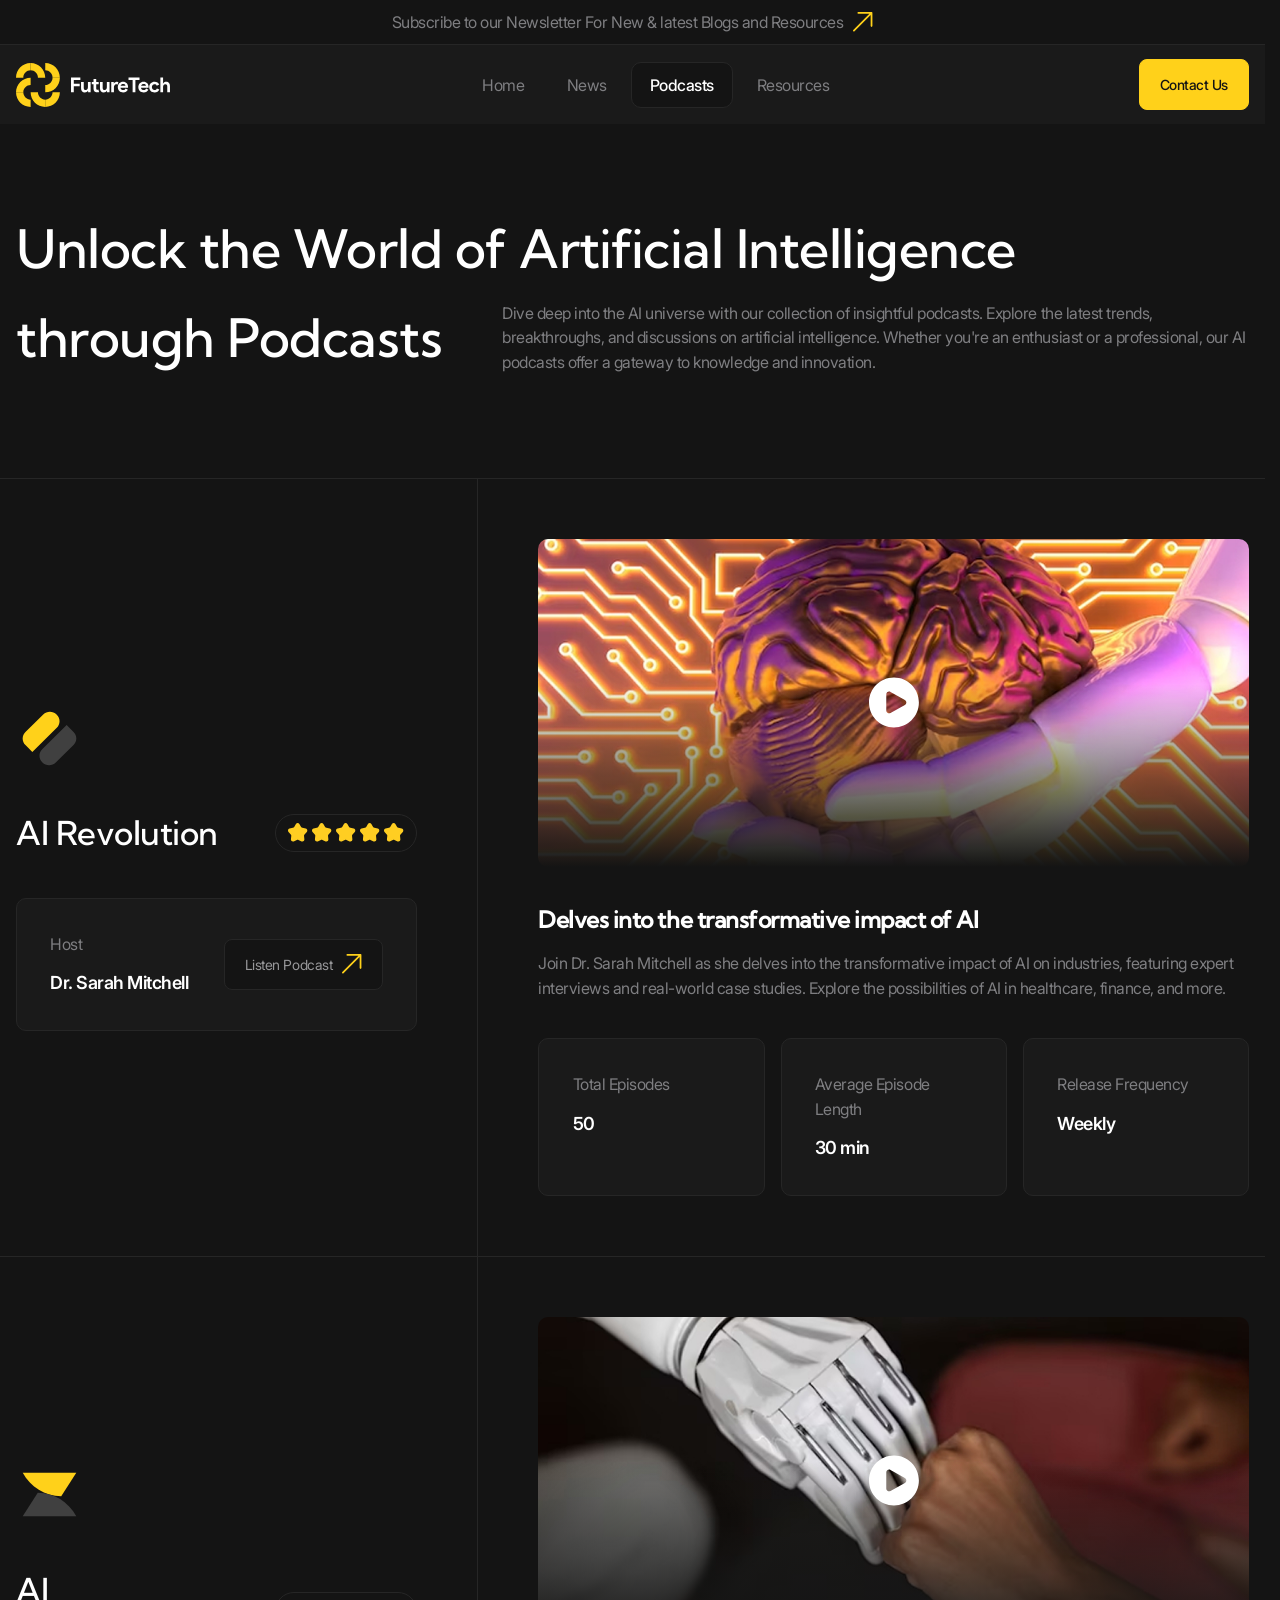
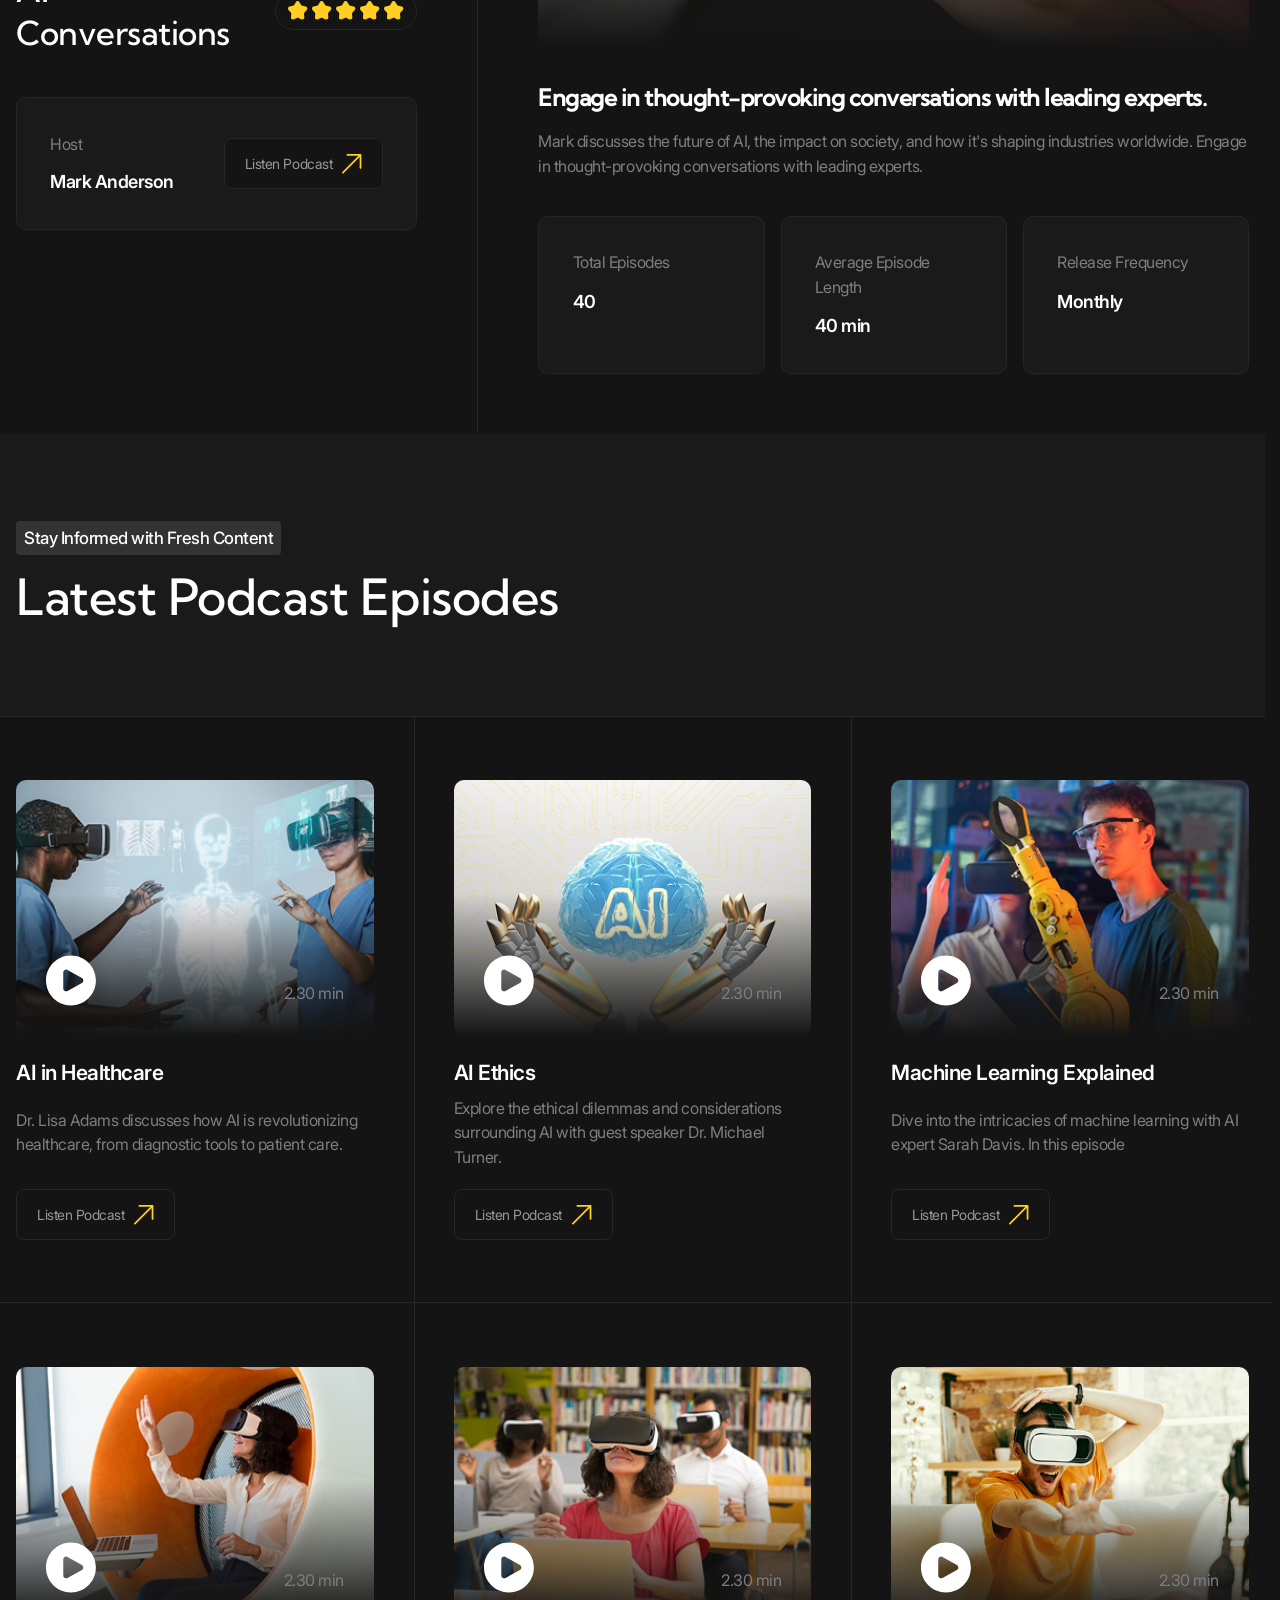
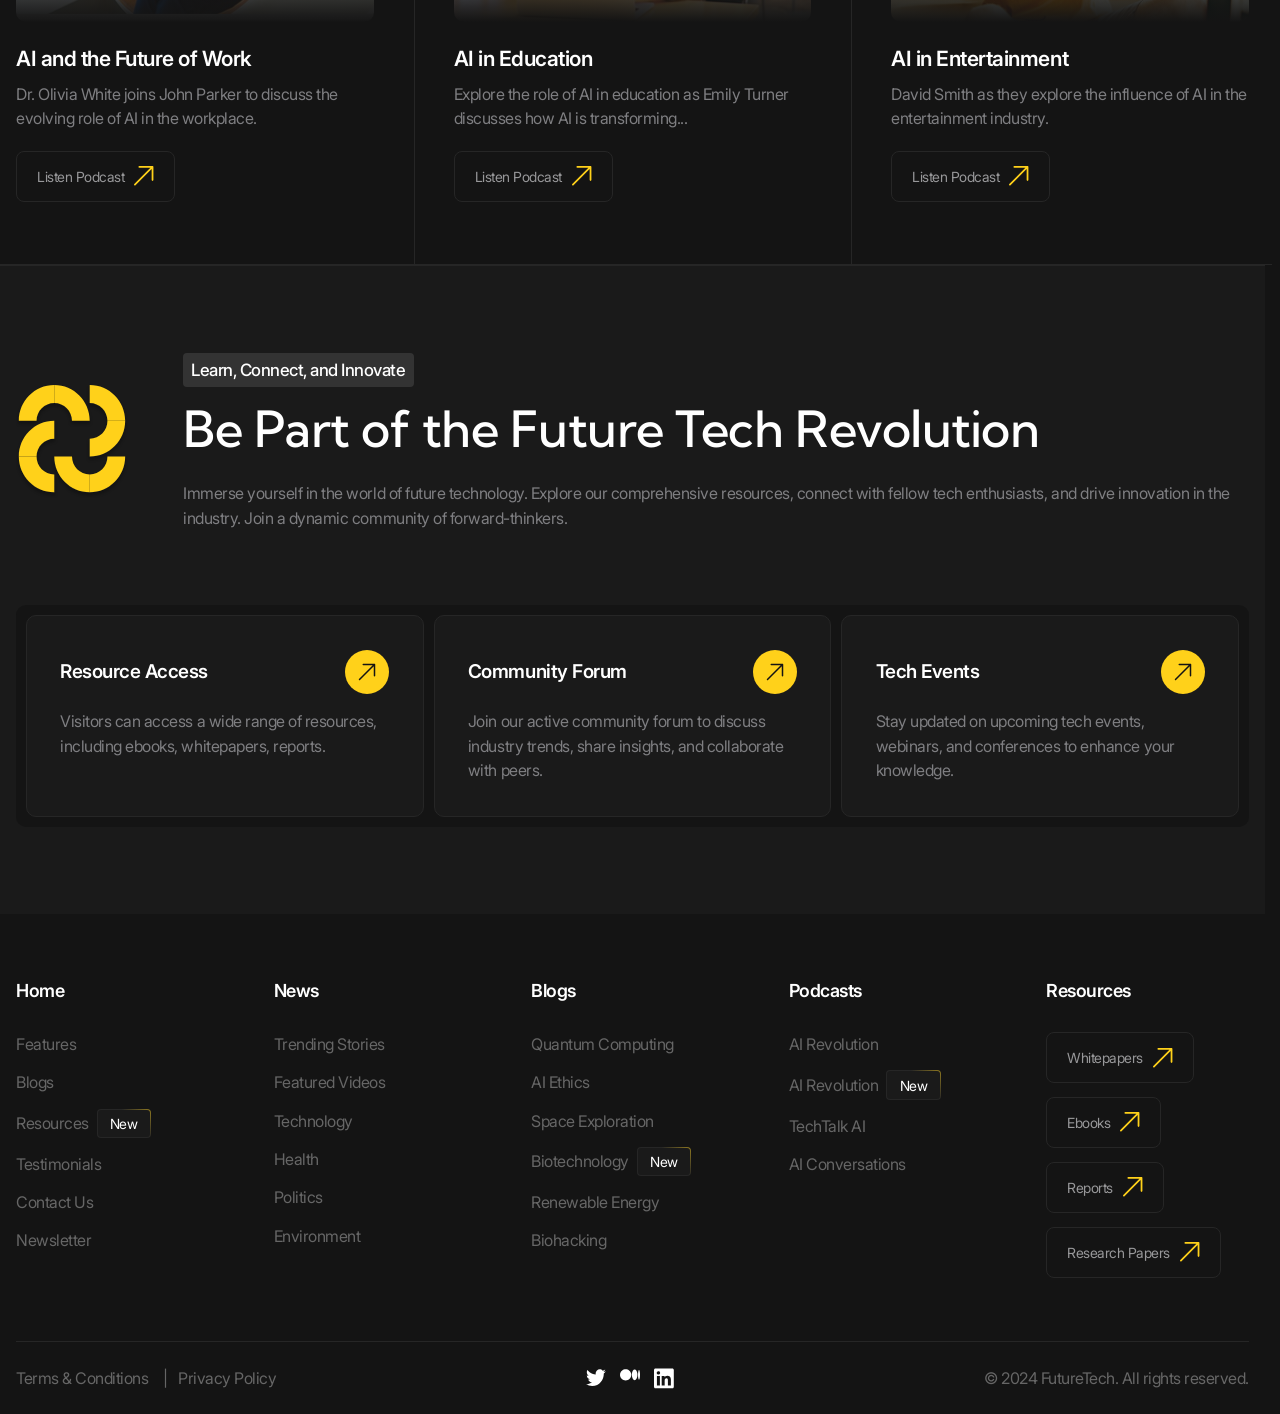
<file: podcasts.html>
<!DOCTYPE html>
<html lang="en">

<head>
    <meta charset="UTF-8">
    <meta name="viewport"
        content="width=device-width, user-scalable=no, initial-scale=1.0, maximum-scale=1.0, minimum-scale=1.0">
    <meta http-equiv="X-UA-Compatible" content="IE=edge">
    <title>Future Tech | Podcasts</title>
    <link rel="stylesheet" href="./styles/main.css">
    <script src="./scripts/main.js" type="module" defer></script>
</head>

<body>
    <header class="header" data-js-header>
        <div class="header__promo">
            <div class="header__promo-inner container">
                <a href="/" class="header__promo-link">
                    <span class="icon icon--yellow-arrow">Subscribe to our Newsletter For New & latest Blogs and
                        Resources</span>
                </a>
            </div>
        </div>
        <div class="header__body">
            <div class="header__body-inner container">
                <a class="header__logo logo" href="/" title="Home" aria-label="Home">
                    <img class="logo-image" src="./images/logo.svg" alt=" width=" 179" height="50">
                </a>
                <div class="header__overlay" data-js-header-overlay>
                    <nav class="header__menu">
                        <ul class="header__menu-list">
                            <li class="header__menu-item">
                                <a class="header__menu-link" href="./index.html">Home</a>
                            </li>
                            <li class="header__menu-item">
                                <a class="header__menu-link" href="./news.html">News</a>
                            </li>
                            <li class="header__menu-item">
                                <a class="header__menu-link is-active" href="./podcasts.html">Podcasts</a>
                            </li>
                            <li class="header__menu-item">
                                <a class="header__menu-link" href="./resources.html">Resources</a>
                            </li>
                        </ul>
                    </nav>
                    <a class="header__contact-us-link button button--accent" href="./contacts.html">Contact Us</a>
                </div>
                <button class="header__burger-button burger-button visible-mobile" type="button" title="Open menu"
                    aria-label="Open menu" data-js-header-burger-button>
                    <span class="burger-button__line"></span>
                    <span class="burger-button__line"></span>
                    <span class="burger-button__line"></span>
                </button>
            </div>
        </div>
    </header>

    <main>
        <section class="hero-alt" aria-labelledby="podcasts-title">
            <header class="hero-alt__header">
                <div class="hero-alt__header-inner container">
                    <h1 class="hero-alt__title" id="podcasts-title">Unlock the World of Artificial Intelligence<span
                            class="hero-alt__title-hidden-part">through Podcasts</span></h1>
                    <p class="hero-alt__subtitle h1 hidden-mobile" aria-hidden="true">through Podcasts</p>
                    <p class="hero-alt__description">Dive deep into the AI universe with our collection of insightful
                        podcasts. Explore the latest trends, breakthroughs, and discussions on artificial intelligence.
                        Whether you're an enthusiast or a professional, our AI podcasts offer a gateway to knowledge and
                        innovation.</p>
                </div>
            </header>
            <div class="hero-alt__body">
                <ul class="list">
                    <li class="list__item">
                        <div class="card container">
                            <div class="card__preview">
                                <div class="card__preview-main">
                                    <img class="card__preview-icon" src="./images/podcasts/icon-1.svg" alt="" width="80"
                                        height="80" loading="lazy">
                                    <div class="card__preview-info">
                                        <h2 class="card__preview-title h3">AI Revolution</h2>
                                        <div class="card__rating-view rating-view" aria-label="Rating 5 stars"
                                            title="Rating 5 stars">
                                            <div class="rating-view__star is-active"></div>
                                            <div class="rating-view__star is-active"></div>
                                            <div class="rating-view__star is-active"></div>
                                            <div class="rating-view__star is-active"></div>
                                            <div class="rating-view__star is-active"></div>
                                        </div>
                                    </div>
                                </div>
                                <div class="card__preview-extra">
                                    <div class="card__cell tile">
                                        <h3 class="card__cell-subtitle">Host</h3>
                                        <p class="card__cell-description h6">Dr. Sarah Mitchell</p>
                                        <a class="card__cell-link button" href="/">
                                            <span class="icon icon--yellow-arrow">Listen Podcast</span>
                                        </a>
                                    </div>
                                </div>
                            </div>
                            <div class="card__body">
                                <div class="card__grid card__grid--3-cols">
                                    <div class="card__cell card__cell--wide">
                                        <div class="video-player" data-js-video-player>
                                            <video class="video-player__video" src="./videos/example.mp4" width="917"
                                                height="412" poster="./images/videos/poster-5.jpg"
                                                data-js-video-player-video></video>
                                            <div class="video-player__panel video-player__panel--center is-active"
                                                data-js-video-player-panel>
                                                <button class="video-player__play-button" type="button"
                                                    aria-label="Play video" title="Play video"
                                                    data-js-video-player-play-button><svg width="57" height="57"
                                                        viewBox="0 0 57 57" fill="none"
                                                        xmlns="http://www.w3.org/2000/svg">
                                                        <path fill-rule="evenodd" clip-rule="evenodd"
                                                            d="M0 28.4375C0 12.7319 12.7319 0 28.4375 0C44.1431 0 56.875 12.7319 56.875 28.4375C56.875 44.1431 44.1431 56.875 28.4375 56.875C12.7319 56.875 0 44.1431 0 28.4375ZM40.9038 25.5693C43.1542 26.8195 43.1542 30.0558 40.9038 31.306L24.5623 40.3846C22.3752 41.5996 19.6875 40.0182 19.6875 37.5163V19.359C19.6875 16.8571 22.3752 15.2756 24.5623 16.4906L40.9038 25.5693Z"
                                                            fill="white" />
                                                    </svg></button>
                                            </div>
                                        </div>
                                    </div>
                                    <div class="card__cell card__cell--wide">
                                        <h3 class="card__cell-title h4">Delves into the transformative impact of AI</h3>
                                        <p class="card__cell-description">Join Dr. Sarah Mitchell as she delves into the
                                            transformative impact of AI on industries, featuring expert interviews and
                                            real-world case studies. Explore the possibilities of AI in healthcare,
                                            finance, and more.</p>
                                    </div>
                                    <div class="card__cell tile">
                                        <p class="card__cell-title">Total Episodes</p>
                                        <p class="card__cell-description h6">50</p>
                                    </div>
                                    <div class="card__cell tile">
                                        <p class="card__cell-title">Average Episode Length</p>
                                        <p class="card__cell-description h6">30 min</p>
                                    </div>
                                    <div class="card__cell tile">
                                        <p class="card__cell-title">Release Frequency</p>
                                        <p class="card__cell-description h6">Weekly</p>
                                    </div>
                                </div>
                            </div>
                        </div>
                    </li>
                    <li class="list__item">
                        <div class="card container">
                            <div class="card__preview">
                                <div class="card__preview-main">
                                    <img class="card__preview-icon" src="./images/podcasts/icon-2.svg" alt="" width="80"
                                        height="80" loading="lazy">
                                    <div class="card__preview-info">
                                        <h2 class="card__preview-title h3">AI Conversations</h2>
                                        <div class="card__rating-view rating-view" aria-label="Rating 5 stars"
                                            title="Rating 5 stars">
                                            <div class="rating-view__star is-active"></div>
                                            <div class="rating-view__star is-active"></div>
                                            <div class="rating-view__star is-active"></div>
                                            <div class="rating-view__star is-active"></div>
                                            <div class="rating-view__star is-active"></div>
                                        </div>
                                    </div>
                                </div>
                                <div class="card__preview-extra">
                                    <div class="card__cell tile">
                                        <h3 class="card__cell-subtitle">Host</h3>
                                        <p class="card__cell-description h6">Mark Anderson</p>
                                        <a class="card__cell-link button" href="/">
                                            <span class="icon icon--yellow-arrow">Listen Podcast</span>
                                        </a>
                                    </div>
                                </div>
                            </div>
                            <div class="card__body">
                                <div class="card__grid card__grid--3-cols">
                                    <div class="card__cell card__cell--wide">
                                        <div class="video-player" data-js-video-player>
                                            <video class="video-player__video" src="./videos/example.mp4" width="917"
                                                height="412" poster="./images/videos/poster-6.jpg"
                                                data-js-video-player-video></video>
                                            <div class="video-player__panel video-player__panel--center is-active"
                                                data-js-video-player-panel>
                                                <button class="video-player__play-button" type="button"
                                                    aria-label="Play video" title="Play video"
                                                    data-js-video-player-play-button><svg width="57" height="57"
                                                        viewBox="0 0 57 57" fill="none"
                                                        xmlns="http://www.w3.org/2000/svg">
                                                        <path fill-rule="evenodd" clip-rule="evenodd"
                                                            d="M0 28.4375C0 12.7319 12.7319 0 28.4375 0C44.1431 0 56.875 12.7319 56.875 28.4375C56.875 44.1431 44.1431 56.875 28.4375 56.875C12.7319 56.875 0 44.1431 0 28.4375ZM40.9038 25.5693C43.1542 26.8195 43.1542 30.0558 40.9038 31.306L24.5623 40.3846C22.3752 41.5996 19.6875 40.0182 19.6875 37.5163V19.359C19.6875 16.8571 22.3752 15.2756 24.5623 16.4906L40.9038 25.5693Z"
                                                            fill="white" />
                                                    </svg></button>
                                            </div>
                                        </div>
                                    </div>
                                    <div class="card__cell card__cell--wide">
                                        <h3 class="card__cell-title h4">Engage in thought-provoking conversations with
                                            leading experts.</h3>
                                        <p class="card__cell-description">Mark discusses the future of AI, the impact on
                                            society, and how it's shaping industries worldwide. Engage in
                                            thought-provoking conversations with leading experts.</p>
                                    </div>
                                    <div class="card__cell tile">
                                        <p class="card__cell-title">Total Episodes</p>
                                        <p class="card__cell-description h6">40</p>
                                    </div>
                                    <div class="card__cell tile">
                                        <p class="card__cell-title">Average Episode Length</p>
                                        <p class="card__cell-description h6">40 min</p>
                                    </div>
                                    <div class="card__cell tile">
                                        <p class="card__cell-title">Release Frequency</p>
                                        <p class="card__cell-description h6">Monthly</p>
                                    </div>
                                </div>
                            </div>
                        </div>
                    </li>
                </ul>
            </div>
        </section>

        <section class="section" aria-labelledby="podcasts-videos-title">
            <header class="section__header">
                <div class="section__header-inner container">
                    <div class="section__header-info">
                        <p class="section__subtitle tag">Stay Informed with Fresh Content</p>
                        <h2 class="section__title" id="podcasts-videos-title">Latest Podcast Episodes</h2>
                    </div>
                </div>
            </header>
            <div class="section__body">
                <ul class="bordered-grid bordered-grid--3-cols container">
                    <li class="bordered-grid__item">
                        <div class="video-card">
                            <div class="video-card__player video-player" data-js-video-player>
                                <video class="video-player__video video-player__video--small" src="./videos/example.mp4" width="470" height="290"
                                    poster="./images/videos/poster-7.jpg" data-js-video-player-video></video>
                                <div class="video-player__panel is-active" data-js-video-player-panel>
                                    <button class="video-player__play-button" type="button" aria-label="Play video"
                                        title="Play video" data-js-video-player-play-button><svg width="57" height="57"
                                            viewBox="0 0 57 57" fill="none" xmlns="http://www.w3.org/2000/svg">
                                            <path fill-rule="evenodd" clip-rule="evenodd"
                                                d="M0 28.4375C0 12.7319 12.7319 0 28.4375 0C44.1431 0 56.875 12.7319 56.875 28.4375C56.875 44.1431 44.1431 56.875 28.4375 56.875C12.7319 56.875 0 44.1431 0 28.4375ZM40.9038 25.5693C43.1542 26.8195 43.1542 30.0558 40.9038 31.306L24.5623 40.3846C22.3752 41.5996 19.6875 40.0182 19.6875 37.5163V19.359C19.6875 16.8571 22.3752 15.2756 24.5623 16.4906L40.9038 25.5693Z"
                                                fill="white" />
                                        </svg></button>
                                    <div class="video-player__duration">2.30 min</div>
                                </div>
                            </div>
                            <div class="video-card__body">
                                <h3 class="video-card__title h5">AI in Healthcare</h2>
                                    <div class="video-card__description">
                                        <p>Dr. Lisa Adams discusses how AI is revolutionizing healthcare, from
                                            diagnostic tools to patient care.</p>
                                    </div>
                            </div>
                            <a class="video-card__link button" href="/">
                                <span class="icon icon--yellow-arrow">Listen Podcast</span>
                            </a>
                        </div>
                    </li>
                    <li class="bordered-grid__item">
                        <div class="video-card">
                            <div class="video-card__player video-player" data-js-video-player>
                                <video class="video-player__video video-player__video--small" src="./videos/example.mp4" width="470" height="290"
                                    poster="./images/videos/poster-8.jpg" data-js-video-player-video></video>
                                <div class="video-player__panel is-active" data-js-video-player-panel>
                                    <button class="video-player__play-button" type="button" aria-label="Play video"
                                        title="Play video" data-js-video-player-play-button><svg width="57" height="57"
                                            viewBox="0 0 57 57" fill="none" xmlns="http://www.w3.org/2000/svg">
                                            <path fill-rule="evenodd" clip-rule="evenodd"
                                                d="M0 28.4375C0 12.7319 12.7319 0 28.4375 0C44.1431 0 56.875 12.7319 56.875 28.4375C56.875 44.1431 44.1431 56.875 28.4375 56.875C12.7319 56.875 0 44.1431 0 28.4375ZM40.9038 25.5693C43.1542 26.8195 43.1542 30.0558 40.9038 31.306L24.5623 40.3846C22.3752 41.5996 19.6875 40.0182 19.6875 37.5163V19.359C19.6875 16.8571 22.3752 15.2756 24.5623 16.4906L40.9038 25.5693Z"
                                                fill="white" />
                                        </svg></button>
                                    <div class="video-player__duration">2.30 min</div>
                                </div>
                            </div>
                            <div class="video-card__body">
                                <h3 class="video-card__title h5">AI Ethics</h2>
                                    <div class="video-card__description">
                                        <p>Explore the ethical dilemmas and considerations surrounding AI with guest
                                            speaker Dr. Michael Turner.</p>
                                    </div>
                            </div>
                            <a class="video-card__link button" href="/">
                                <span class="icon icon--yellow-arrow">Listen Podcast</span>
                            </a>
                        </div>
                    </li>
                    <li class="bordered-grid__item">
                        <div class="video-card">
                            <div class="video-card__player video-player" data-js-video-player>
                                <video class="video-player__video video-player__video--small" src="./videos/example.mp4" width="470" height="290"
                                    poster="./images/videos/poster-9.jpg" data-js-video-player-video></video>
                                <div class="video-player__panel is-active" data-js-video-player-panel>
                                    <button class="video-player__play-button" type="button" aria-label="Play video"
                                        title="Play video" data-js-video-player-play-button><svg width="57" height="57"
                                            viewBox="0 0 57 57" fill="none" xmlns="http://www.w3.org/2000/svg">
                                            <path fill-rule="evenodd" clip-rule="evenodd"
                                                d="M0 28.4375C0 12.7319 12.7319 0 28.4375 0C44.1431 0 56.875 12.7319 56.875 28.4375C56.875 44.1431 44.1431 56.875 28.4375 56.875C12.7319 56.875 0 44.1431 0 28.4375ZM40.9038 25.5693C43.1542 26.8195 43.1542 30.0558 40.9038 31.306L24.5623 40.3846C22.3752 41.5996 19.6875 40.0182 19.6875 37.5163V19.359C19.6875 16.8571 22.3752 15.2756 24.5623 16.4906L40.9038 25.5693Z"
                                                fill="white" />
                                        </svg></button>
                                    <div class="video-player__duration">2.30 min</div>
                                </div>
                            </div>
                            <div class="video-card__body">
                                <h3 class="video-card__title h5">Machine Learning Explained</h2>
                                    <div class="video-card__description">
                                        <p>Dive into the intricacies of machine learning with AI expert Sarah Davis. In
                                            this episode</p>
                                    </div>
                            </div>
                            <a class="video-card__link button" href="/">
                                <span class="icon icon--yellow-arrow">Listen Podcast</span>
                            </a>
                        </div>
                    </li>
                    <li class="bordered-grid__item">
                        <div class="video-card">
                            <div class="video-card__player video-player" data-js-video-player>
                                <video class="video-player__video video-player__video--small" src="./videos/example.mp4" width="470" height="290"
                                    poster="./images/videos/poster-10.jpg" data-js-video-player-video></video>
                                <div class="video-player__panel is-active" data-js-video-player-panel>
                                    <button class="video-player__play-button" type="button" aria-label="Play video"
                                        title="Play video" data-js-video-player-play-button><svg width="57" height="57"
                                            viewBox="0 0 57 57" fill="none" xmlns="http://www.w3.org/2000/svg">
                                            <path fill-rule="evenodd" clip-rule="evenodd"
                                                d="M0 28.4375C0 12.7319 12.7319 0 28.4375 0C44.1431 0 56.875 12.7319 56.875 28.4375C56.875 44.1431 44.1431 56.875 28.4375 56.875C12.7319 56.875 0 44.1431 0 28.4375ZM40.9038 25.5693C43.1542 26.8195 43.1542 30.0558 40.9038 31.306L24.5623 40.3846C22.3752 41.5996 19.6875 40.0182 19.6875 37.5163V19.359C19.6875 16.8571 22.3752 15.2756 24.5623 16.4906L40.9038 25.5693Z"
                                                fill="white" />
                                        </svg></button>
                                    <div class="video-player__duration">2.30 min</div>
                                </div>
                            </div>
                            <div class="video-card__body">
                                <h3 class="video-card__title h5">AI and the Future of Work</h2>
                                    <div class="video-card__description">
                                        <p>Dr. Olivia White joins John Parker to discuss the evolving role of AI in the
                                            workplace.</p>
                                    </div>
                            </div>
                            <a class="video-card__link button" href="/">
                                <span class="icon icon--yellow-arrow">Listen Podcast</span>
                            </a>
                        </div>
                    </li>
                    <li class="bordered-grid__item">
                        <div class="video-card">
                            <div class="video-card__player video-player" data-js-video-player>
                                <video class="video-player__video video-player__video--small" src="./videos/example.mp4" width="470" height="290"
                                    poster="./images/videos/poster-11.jpg" data-js-video-player-video></video>
                                <div class="video-player__panel is-active" data-js-video-player-panel>
                                    <button class="video-player__play-button" type="button" aria-label="Play video"
                                        title="Play video" data-js-video-player-play-button><svg width="57" height="57"
                                            viewBox="0 0 57 57" fill="none" xmlns="http://www.w3.org/2000/svg">
                                            <path fill-rule="evenodd" clip-rule="evenodd"
                                                d="M0 28.4375C0 12.7319 12.7319 0 28.4375 0C44.1431 0 56.875 12.7319 56.875 28.4375C56.875 44.1431 44.1431 56.875 28.4375 56.875C12.7319 56.875 0 44.1431 0 28.4375ZM40.9038 25.5693C43.1542 26.8195 43.1542 30.0558 40.9038 31.306L24.5623 40.3846C22.3752 41.5996 19.6875 40.0182 19.6875 37.5163V19.359C19.6875 16.8571 22.3752 15.2756 24.5623 16.4906L40.9038 25.5693Z"
                                                fill="white" />
                                        </svg></button>
                                    <div class="video-player__duration">2.30 min</div>
                                </div>
                            </div>
                            <div class="video-card__body">
                                <h3 class="video-card__title h5">AI in Education</h2>
                                    <div class="video-card__description">
                                        <p>Explore the role of AI in education as Emily Turner discusses how AI is
                                            transforming...</p>
                                    </div>
                            </div>
                            <a class="video-card__link button" href="/">
                                <span class="icon icon--yellow-arrow">Listen Podcast</span>
                            </a>
                        </div>
                    </li>
                    <li class="bordered-grid__item">
                        <div class="video-card">
                            <div class="video-card__player video-player" data-js-video-player>
                                <video class="video-player__video video-player__video--small" src="./videos/example.mp4" width="470" height="290"
                                    poster="./images/videos/poster-12.jpg" data-js-video-player-video></video>
                                <div class="video-player__panel is-active" data-js-video-player-panel>
                                    <button class="video-player__play-button" type="button" aria-label="Play video"
                                        title="Play video" data-js-video-player-play-button><svg width="57" height="57"
                                            viewBox="0 0 57 57" fill="none" xmlns="http://www.w3.org/2000/svg">
                                            <path fill-rule="evenodd" clip-rule="evenodd"
                                                d="M0 28.4375C0 12.7319 12.7319 0 28.4375 0C44.1431 0 56.875 12.7319 56.875 28.4375C56.875 44.1431 44.1431 56.875 28.4375 56.875C12.7319 56.875 0 44.1431 0 28.4375ZM40.9038 25.5693C43.1542 26.8195 43.1542 30.0558 40.9038 31.306L24.5623 40.3846C22.3752 41.5996 19.6875 40.0182 19.6875 37.5163V19.359C19.6875 16.8571 22.3752 15.2756 24.5623 16.4906L40.9038 25.5693Z"
                                                fill="white" />
                                        </svg></button>
                                    <div class="video-player__duration">2.30 min</div>
                                </div>
                            </div>
                            <div class="video-card__body">
                                <h3 class="video-card__title h5">AI in Entertainment</h2>
                                    <div class="video-card__description">
                                        <p>David Smith as they explore the influence of AI in the entertainment
                                            industry.</p>
                                    </div>
                            </div>
                            <a class="video-card__link button" href="/">
                                <span class="icon icon--yellow-arrow">Listen Podcast</span>
                            </a>
                        </div>
                    </li>
                </ul>
            </div>
        </section>

        <section class="about" aria-labelledby="about-title">
            <div class="about__inner container">
                <header class="about__header">
                    <img class="about__icon" src="./images/about/icon.svg" alt="" width="150" height="150"
                        loading="lazy">
                    <div class="about__info">
                        <p class="about__subtitle tag">Learn, Connect, and Innovate</p>
                        <h2 class="about__title" id="about-title">Be Part of the Future Tech Revolution</h2>
                    </div>
                    <div class="about__description">
                        <p>Immerse yourself in the world of future technology. Explore our comprehensive resources,
                            connect with fellow tech enthusiasts, and drive innovation in the industry. Join a dynamic
                            community of forward-thinkers.</p>
                    </div>
                </header>
                <ul class="about__list">
                    <li class="about__item">
                        <a class="about-card tile" href="/">
                            <h3 class="about-card__title circle-icon">Resource Access</h3>
                            <div class="about-card__description">
                                <p>Visitors can access a wide range of resources,
                                    including ebooks, whitepapers, reports.</p>
                            </div>
                        </a>
                    </li>
                    <li class="about__item">
                        <a class="about-card tile" href="/">
                            <h3 class="about-card__title circle-icon">Community Forum</h3>
                            <div class="about-card__description">
                                <p>Join our active community forum to discuss industry trends, share insights, and
                                    collaborate with peers.</p>
                            </div>
                        </a>
                    </li>
                    <li class="about__item">
                        <a class="about-card tile" href="/">
                            <h3 class="about-card__title circle-icon">Tech Events</h3>
                            <div class="about-card__description">
                                <p>Stay updated on upcoming tech events, webinars, and conferences to enhance your
                                    knowledge.</p>
                            </div>
                        </a>
                    </li>
                </ul>
            </div>
        </section>
    </main>

    <footer class="footer">
        <div class="footer__inner container">
            <div class="footer__body">
                <nav class="footer__menu">
                    <div class="footer__menu-column">
                        <a class="footer__menu-main-link h6" href="/">Home</a>
                        <ul class="footer__menu-list">
                            <li class="footer__menu-item">
                                <a class="footer__menu-link" href="/">Features</a>
                            </li>
                            <li class="footer__menu-item">
                                <a class="footer__menu-link" href="/">Blogs</a>
                            </li>
                            <li class="footer__menu-item">
                                <a class="footer__menu-link" href="/">Resources</a>
                                <span class="badge">New</span>
                            </li>
                            <li class="footer__menu-item">
                                <a class="footer__menu-link" href="/">Testimonials</a>
                            </li>
                            <li class="footer__menu-item">
                                <a class="footer__menu-link" href="/">Contact Us</a>
                            </li>
                            <li class="footer__menu-item">
                                <a class="footer__menu-link" href="/">Newsletter</a>
                            </li>
                        </ul>
                    </div>
                    <div class="footer__menu-column">
                        <a class="footer__menu-main-link h6" href="/">News</a>
                        <ul class="footer__menu-list">
                            <li class="footer__menu-item">
                                <a class="footer__menu-link" href="/">Trending Stories</a>
                            </li>
                            <li class="footer__menu-item">
                                <a class="footer__menu-link" href="/">Featured Videos</a>
                            </li>
                            <li class="footer__menu-item">
                                <a class="footer__menu-link" href="/">Technology</a>
                            </li>
                            <li class="footer__menu-item">
                                <a class="footer__menu-link" href="/">Health</a>
                            </li>
                            <li class="footer__menu-item">
                                <a class="footer__menu-link" href="/">Politics</a>
                            </li>
                            <li class="footer__menu-item">
                                <a class="footer__menu-link" href="/">Environment</a>
                            </li>
                        </ul>
                    </div>
                    <div class="footer__menu-column">
                        <a class="footer__menu-main-link h6" href="/">Blogs</a>
                        <ul class="footer__menu-list">
                            <li class="footer__menu-item">
                                <a class="footer__menu-link" href="/">Quantum Computing</a>
                            </li>
                            <li class="footer__menu-item">
                                <a class="footer__menu-link" href="/">AI Ethics</a>
                            </li>
                            <li class="footer__menu-item">
                                <a class="footer__menu-link" href="/">Space Exploration</a>
                            </li>
                            <li class="footer__menu-item">
                                <a class="footer__menu-link" href="/">Biotechnology</a>
                                <span class="badge">New</span>
                            </li>
                            <li class="footer__menu-item">
                                <a class="footer__menu-link" href="/">Renewable Energy</a>
                            </li>
                            <li class="footer__menu-item">
                                <a class="footer__menu-link" href="/">Biohacking</a>
                            </li>
                        </ul>
                    </div>
                    <div class="footer__menu-column">
                        <a class="footer__menu-main-link h6" href="/">Podcasts</a>
                        <ul class="footer__menu-list">
                            <li class="footer__menu-item">
                                <a class="footer__menu-link" href="/">AI Revolution</a>
                            </li>
                            <li class="footer__menu-item">
                                <a class="footer__menu-link" href="/">AI Revolution</a>
                                <span class="badge">New</span>
                            </li>
                            <li class="footer__menu-item">
                                <a class="footer__menu-link" href="/">TechTalk AI</a>
                            </li>
                            <li class="footer__menu-item">
                                <a class="footer__menu-link" href="/">AI Conversations</a>
                            </li>
                        </ul>
                    </div>
                    <div class="footer__menu-column">
                        <a class="footer__menu-main-link h6" href="/">Resources</a>
                        <ul class="footer__menu-list">
                            <li class="footer__menu-item">
                                <a class="footer__menu-link button" href="/">
                                    <span class="icon icon--yellow-arrow">Whitepapers</span>
                                </a>
                            </li>
                            <li class="footer__menu-item">
                                <a class="footer__menu-link button" href="/">
                                    <span class="icon icon--yellow-arrow">Ebooks</span>
                                </a>
                            </li>
                            <li class="footer__menu-item">
                                <a class="footer__menu-link button" href="/">
                                    <span class="icon icon--yellow-arrow">Reports</span>
                                </a>
                            </li>
                            <li class="footer__menu-item">
                                <a class="footer__menu-link button" href="/">
                                    <span class="icon icon--yellow-arrow">Research Papers</span>
                                </a>
                            </li>
                        </ul>
                    </div>
                </nav>
            </div>
            <div class="footer__extra">
                <div class="footer__extra-menu">
                    <ul class="footer__extra-menu-list">
                        <li class="footer__extra-menu-item">
                            <a class="footer__extra-menu-link" href="/">Terms & Conditions</a>
                        </li>
                        <li class="footer__extra-menu-item">
                            <a class="footer__extra-menu-link" href="/">Privacy Policy</a>
                        </li>
                    </ul>
                </div>
                <div class="footer__soc1als soc1als">
                    <ul class="soc1als__list">
                        <li class="soc1als__item">
                            <a class="soc1als__link" href="/" target="_blank" aria-label="Twitter" title="Twitter">
                                <svg width="23" height="20" viewBox="0 0 23 20" fill="none"
                                    xmlns="http://www.w3.org/2000/svg">
                                    <path
                                        d="M20.457 4.78075C20.4663 4.99195 20.4663 5.19356 20.4663 5.40476C20.4755 11.808 15.7711 19.2 7.16783 19.2C4.63038 19.2 2.13924 18.4416 0 17.0208C0.370431 17.0688 0.740861 17.088 1.11129 17.088C3.21349 17.088 5.26011 16.3584 6.91779 15.0048C4.91746 14.9664 3.15792 13.6128 2.54671 11.6352C3.25053 11.7792 3.97287 11.7504 4.65816 11.5488C2.48188 11.1072 0.916816 9.11997 0.907555 6.80636C0.907555 6.78716 0.907555 6.76796 0.907555 6.74876C1.55581 7.12316 2.28741 7.33436 3.02827 7.35356C0.981641 5.93276 0.342648 3.10075 1.58359 0.883141C3.96361 3.91675 7.46418 5.75036 11.224 5.95196C10.8444 4.27195 11.363 2.50555 12.5761 1.31514C14.4561 -0.518463 17.4195 -0.422463 19.1976 1.52634C20.244 1.31514 21.2535 0.911941 22.1703 0.34554C21.8184 1.46874 21.0868 2.41915 20.1144 3.02395C21.0405 2.90875 21.948 2.64955 22.8 2.26555C22.1703 3.24475 21.3738 4.08955 20.457 4.78075Z"
                                        fill="white" />
                                </svg>
                            </a>
                        </li>
                        <li class="soc1als__item">
                            <a class="soc1als__link" href="/" target="_blank" aria-label="Medium" title="Medium">
                                <svg width="24" height="14" viewBox="0 0 24 14" fill="none"
                                    xmlns="http://www.w3.org/2000/svg">
                                    <path
                                        d="M13.5374 6.8277C13.5374 10.5984 10.5069 13.6552 6.76883 13.6552C3.03073 13.6552 0 10.5977 0 6.8277C0 3.05767 3.0305 0 6.76883 0C10.5072 0 13.5374 3.05698 13.5374 6.8277Z"
                                        fill="white" />
                                    <path
                                        d="M20.9627 6.82814C20.9627 10.3775 19.4474 13.2559 17.5783 13.2559C15.7091 13.2559 14.1938 10.3775 14.1938 6.82814C14.1938 3.27883 15.7089 0.400391 17.578 0.400391C19.4472 0.400391 20.9625 3.2779 20.9625 6.82814"
                                        fill="white" />
                                    <path
                                        d="M24 6.82759C24 10.0069 23.4672 12.5858 22.8097 12.5858C22.1522 12.5858 21.6196 10.0076 21.6196 6.82759C21.6196 3.64758 22.1525 1.06934 22.8097 1.06934C23.467 1.06934 24 3.64735 24 6.82759Z"
                                        fill="white" />
                                </svg>
                            </a>
                        </li>
                        <li class="soc1als__item">
                            <a class="soc1als__link" href="/" target="_blank" aria-label="LinkedIn" title="LinkedIn">
                                <svg width="21" height="21" viewBox="0 0 21 21" fill="none"
                                    xmlns="http://www.w3.org/2000/svg">
                                    <path
                                        d="M19.2646 0H1.53544C1.12822 0 0.737673 0.16177 0.449722 0.449722C0.16177 0.737673 0 1.12822 0 1.53544V19.2646C0 19.6718 0.16177 20.0623 0.449722 20.3503C0.737673 20.6382 1.12822 20.8 1.53544 20.8H19.2646C19.6718 20.8 20.0623 20.6382 20.3503 20.3503C20.6382 20.0623 20.8 19.6718 20.8 19.2646V1.53544C20.8 1.12822 20.6382 0.737673 20.3503 0.449722C20.0623 0.16177 19.6718 0 19.2646 0ZM6.19956 17.719H3.07233V7.78556H6.19956V17.719ZM4.63378 6.409C4.27905 6.407 3.93286 6.29997 3.6389 6.10141C3.34495 5.90285 3.11639 5.62166 2.98209 5.29333C2.84779 4.965 2.81376 4.60425 2.88429 4.25659C2.95483 3.90894 3.12676 3.58997 3.3784 3.33994C3.63004 3.08991 3.95011 2.92003 4.2982 2.85173C4.6463 2.78343 5.00683 2.81978 5.33429 2.95619C5.66175 3.09259 5.94147 3.32294 6.13814 3.61817C6.33481 3.9134 6.43961 4.26027 6.43933 4.615C6.44268 4.8525 6.39818 5.08823 6.30848 5.30816C6.21878 5.52809 6.08572 5.72771 5.91723 5.89512C5.74874 6.06254 5.54827 6.19431 5.32777 6.2826C5.10727 6.37088 4.87125 6.41387 4.63378 6.409ZM17.7262 17.7277H14.6004V12.3009C14.6004 10.7004 13.9201 10.2064 13.0419 10.2064C12.1146 10.2064 11.2046 10.9056 11.2046 12.3413V17.7277H8.07733V7.79278H11.0847V9.16933H11.1251C11.427 8.55833 12.4843 7.514 14.0978 7.514C15.8427 7.514 17.7277 8.54967 17.7277 11.583L17.7262 17.7277Z"
                                        fill="white" />
                                </svg>
                            </a>
                        </li>
                    </ul>
                </div>
                <p class="footer__copyright">© <time datetime="2024">2024</time> FutureTech. All rights reserved.</p>
            </div>
        </div>
    </footer>
</body>

</html>
</file>
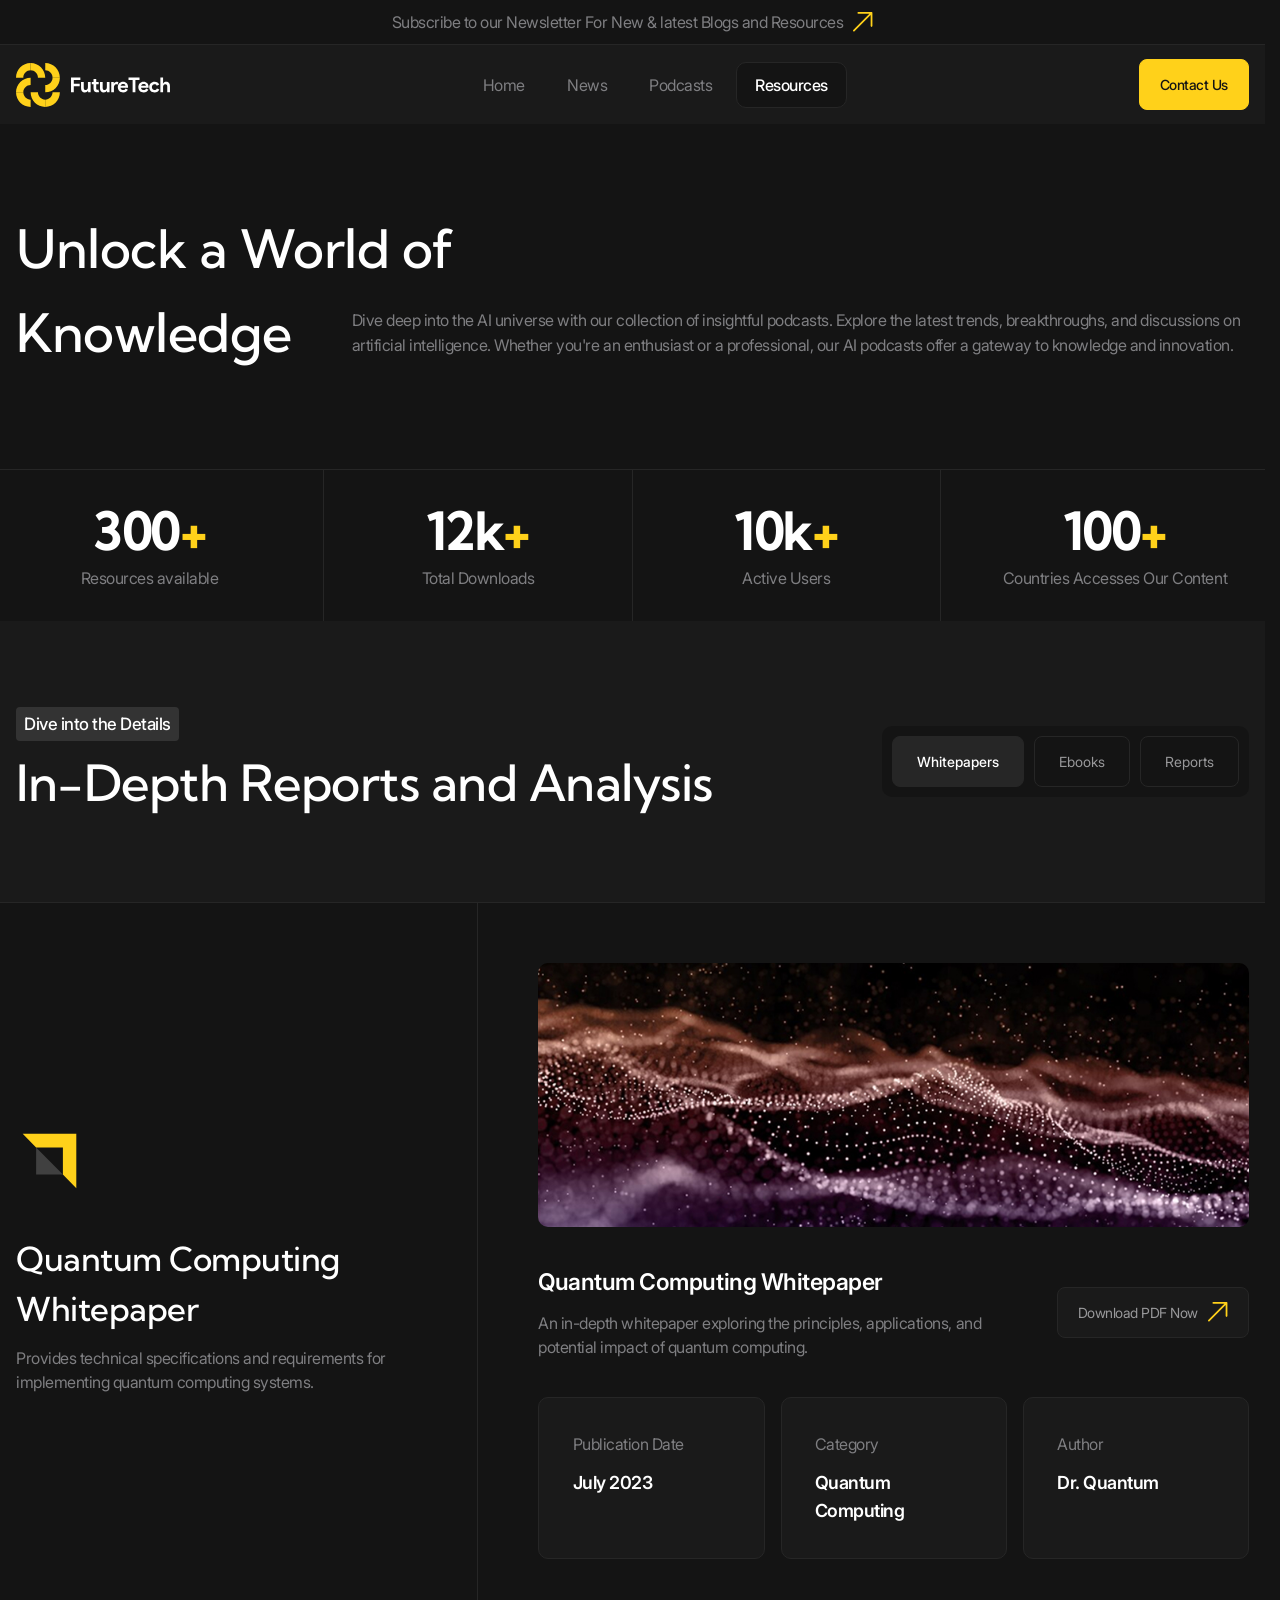
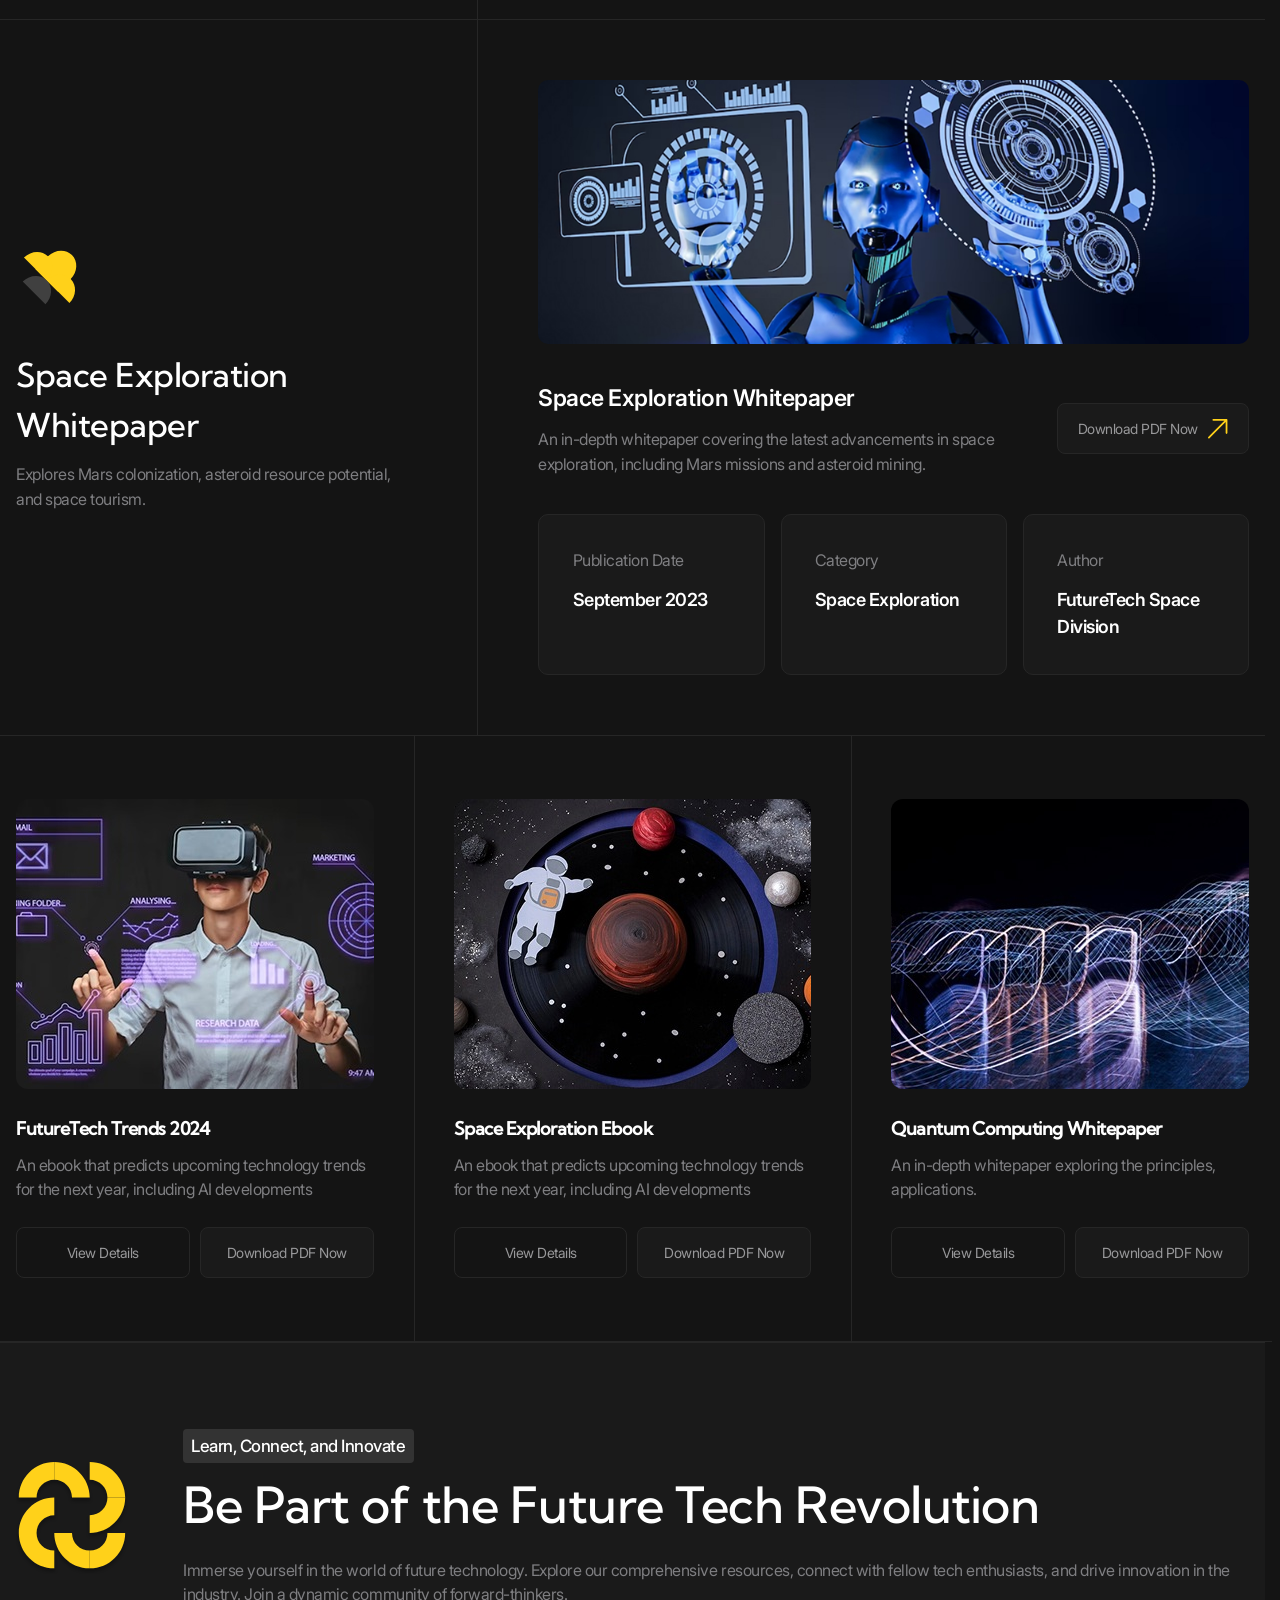
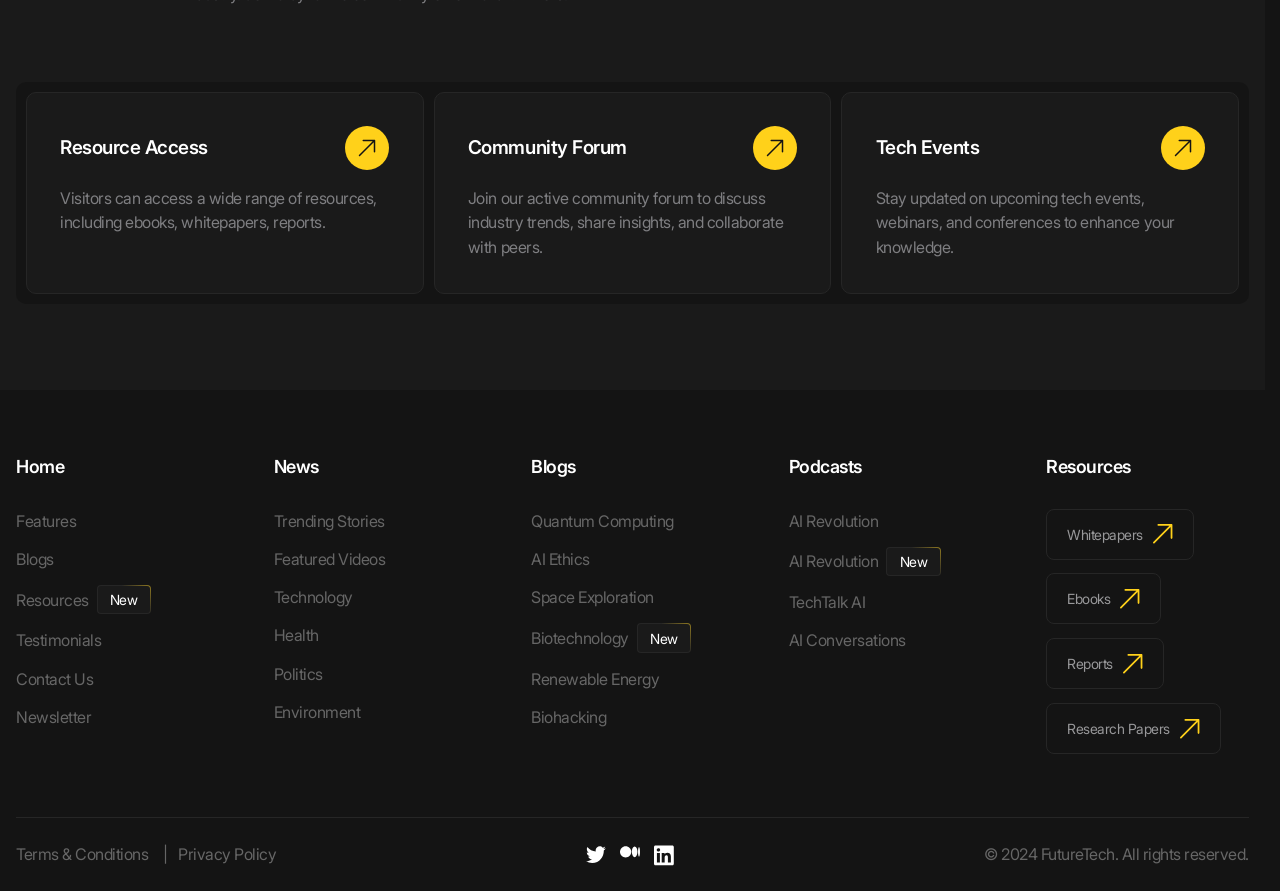
<file: resources.html>
<!DOCTYPE html>
<html lang="en">

<head>
    <meta charset="UTF-8">
    <meta name="viewport"
        content="width=device-width, user-scalable=no, initial-scale=1.0, maximum-scale=1.0, minimum-scale=1.0">
    <meta http-equiv="X-UA-Compatible" content="IE=edge">
    <title>Future Tech | Resources</title>
    <link rel="stylesheet" href="./styles/main.css">
    <script src="./scripts/main.js" type="module" defer></script>
</head>

<body>
    <header class="header" data-js-header>
        <div class="header__promo">
            <div class="header__promo-inner container">
                <a href="/" class="header__promo-link">
                    <span class="icon icon--yellow-arrow">Subscribe to our Newsletter For New & latest Blogs and
                        Resources</span>
                </a>
            </div>
        </div>
        <div class="header__body">
            <div class="header__body-inner container">
                <a class="header__logo logo" href="/" title="Home" aria-label="Home">
                    <img class="logo-image" src="./images/logo.svg" alt=" width=" 179" height="50">
                </a>
                <div class="header__overlay" data-js-header-overlay>
                    <nav class="header__menu">
                        <ul class="header__menu-list">
                            <li class="header__menu-item">
                                <a class="header__menu-link" href="./index.html">Home</a>
                            </li>
                            <li class="header__menu-item">
                                <a class="header__menu-link" href="./news.html">News</a>
                            </li>
                            <li class="header__menu-item">
                                <a class="header__menu-link" href="./podcasts.html">Podcasts</a>
                            </li>
                            <li class="header__menu-item">
                                <a class="header__menu-link is-active" href="./resources.html">Resources</a>
                            </li>
                        </ul>
                    </nav>
                    <a class="header__contact-us-link button button--accent" href="./contacts.html">Contact Us</a>
                </div>
                <button class="header__burger-button burger-button visible-mobile" type="button" title="Open menu"
                    aria-label="Open menu" data-js-header-burger-button>
                    <span class="burger-button__line"></span>
                    <span class="burger-button__line"></span>
                    <span class="burger-button__line"></span>
                </button>
            </div>
        </div>
    </header>

    <main>
        <section class="hero-alt" aria-labelledby="resources-title">
            <header class="hero-alt__header">
                <div class="hero-alt__header-inner container">
                    <h1 class="hero-alt__title" id="resources-title">Unlock a World of <span
                            class="hero-alt__title-hidden-part">Knowledge</span></h1>
                    <p class="hero-alt__subtitle h1 hidden-mobile" aria-hidden="true">Knowledge</p>
                    <p class="hero-alt__description">Dive deep into the AI universe with our collection of insightful
                        podcasts. Explore the latest trends, breakthroughs, and discussions on artificial intelligence.
                        Whether you're an enthusiast or a professional, our AI podcasts offer a gateway to knowledge and
                        innovation.</p>
                </div>
            </header>
            <div class="hero-alt__body">
                <div class="metrics metrics--4-cols container">
                    <dl class="metrics__list">
                        <div class="metrics__item">
                            <dt class="metrics__key">Resources available</dt>
                            <dd class="metrics__value h2">300<span class="metrics__sign">+</span></dd>
                        </div>
                        <div class="metrics__item">
                            <dt class="metrics__key">Total Downloads</dt>
                            <dd class="metrics__value h2">12k<span class="metrics__sign">+</span></dd>
                        </div>
                        <div class="metrics__item">
                            <dt class="metrics__key">Active Users</dt>
                            <dd class="metrics__value h2">10k<span class="metrics__sign">+</span></dd>
                        </div>
                        <div class="metrics__item">
                            <dt class="metrics__key">Countries Accesses Our Content </dt>
                            <dd class="metrics__value h2">100<span class="metrics__sign">+</span></dd>
                        </div>
                    </dl>
                </div>
            </div>
        </section>

        <section class="section tabs" aria-labelledby="reports-title" data-js-tabs>
            <header class="section__header">
                <div class="section__header-inner container">
                    <div class="section__header-info">
                        <p class="section__subtitle tag">Dive into the Details</p>
                        <h2 class="section__title" id="reports-title">In-Depth Reports and Analysis</h2>
                    </div>
                    <div class="section__actions">
                        <div class="tabs__buttons tabs__buttons--compact" role="tablist"
                            aria-labelledby="reports-title">
                            <button class="tabs__button is-active" id="tab-1" type="button" role="tab"
                                aria-controls="tabpanel-1" data-js-tabs-button aria-selected="true">
                                Whitepapers
                            </button>
                            <button class="tabs__button" id="tab-2" type="button" role="tab" aria-controls="tabpanel-2"
                                data-js-tabs-button aria-selected="false" tabindex="-1">
                                Ebooks
                            </button>
                            <button class="tabs__button" id="tab-3" type="button" role="tab" aria-controls="tabpanel-3"
                                data-js-tabs-button aria-selected="false" tabindex="-1">
                                Reports
                            </button>
                        </div>
                    </div>
                </div>
            </header>
            <div class="section__body">
                <div class="tabs__body">
                    <div class="tabs__content is-active" id="tabpanel-1" aria-labelledby="tab-1" tabindex="0"
                        data-js-tabs-content>
                        <ul class="list">
                            <li class="list__item">
                                <div class="card container">
                                    <div class="card__preview">
                                        <div class="card__preview-main">
                                            <img class="card__preview-icon" src="./images/reports/icon-1.svg" alt=""
                                                width="80" height="80" loading="lazy">
                                            <div class="card__preview-info">
                                                <h3 class="card__preview-title">Quantum Computing Whitepaper</h3>
                                                <div class="card__preview-description">
                                                    <p>Provides technical specifications and requirements for
                                                        implementing quantum computing systems.</p>
                                                </div>
                                            </div>
                                        </div>
                                    </div>
                                    <div class="card__body">
                                        <div class="card__grid card__grid--3-cols-alt">
                                            <div class="card__cell card__cell--wide">
                                                <img class="card__cell-image" src="./images/reports/details-1.jpg"
                                                    alt="" width="917" height="332" loading="lazy">
                                            </div>
                                            <div class="card__cell card__cell--wide">
                                                <h4 class="card__cell-title">Quantum Computing Whitepaper</h4>
                                                <p class="card__cell-description">An in-depth whitepaper exploring the
                                                    principles, applications, and potential impact of quantum computing.
                                                </p>
                                                <a class="card__cell-link button button--dark-gray" href="/" download>
                                                    <span class="icon icon--yellow-arrow">Download PDF Now</span>
                                                </a>
                                            </div>
                                            <div class="card__cell tile">
                                                <p class="card__cell-title">Publication Date</p>
                                                <p class="card__cell-description h6"><time datetime="2023-07">July
                                                        2023</time></p>
                                            </div>
                                            <div class="card__cell tile">
                                                <p class="card__cell-title">Category</p>
                                                <p class="card__cell-description h6">Quantum Computing</p>
                                            </div>
                                            <div class="card__cell tile card__cell--wide-on-mobile-s">
                                                <p class="card__cell-title">Author</p>
                                                <p class="card__cell-description h6">Dr. Quantum</p>
                                            </div>
                                        </div>
                                    </div>
                                </div>
                            </li>
                            <li class="list__item">
                                <div class="card container">
                                    <div class="card__preview">
                                        <div class="card__preview-main">
                                            <img class="card__preview-icon" src="./images/reports/icon-2.svg" alt=""
                                                width="80" height="80" loading="lazy">
                                            <div class="card__preview-info">
                                                <h3 class="card__preview-title">Space Exploration Whitepaper</h3>
                                                <div class="card__preview-description">
                                                    <p>Explores Mars colonization, asteroid resource potential, and
                                                        space tourism.</p>
                                                </div>
                                            </div>
                                        </div>
                                    </div>
                                    <div class="card__body">
                                        <div class="card__grid card__grid--3-cols-alt">
                                            <div class="card__cell card__cell--wide">
                                                <img class="card__cell-image" src="./images/reports/details-2.jpg"
                                                    alt="" width="917" height="332" loading="lazy">
                                            </div>
                                            <div class="card__cell card__cell--wide">
                                                <h4 class="card__cell-title">Space Exploration Whitepaper</h4>
                                                <p class="card__cell-description">An in-depth whitepaper covering the
                                                    latest advancements in space exploration, including Mars missions
                                                    and asteroid mining.
                                                </p>
                                                <a class="card__cell-link button button--dark-gray" href="/" download>
                                                    <span class="icon icon--yellow-arrow">Download PDF Now</span>
                                                </a>
                                            </div>
                                            <div class="card__cell tile">
                                                <p class="card__cell-title">Publication Date</p>
                                                <p class="card__cell-description h6"><time datetime="2023-09">September
                                                        2023</time></p>
                                            </div>
                                            <div class="card__cell tile">
                                                <p class="card__cell-title">Category</p>
                                                <p class="card__cell-description h6">Space Exploration</p>
                                            </div>
                                            <div class="card__cell tile card__cell--wide-on-mobile-s">
                                                <p class="card__cell-title">Author</p>
                                                <p class="card__cell-description h6">FutureTech Space Division</p>
                                            </div>
                                        </div>
                                    </div>
                                </div>
                            </li>
                        </ul>
                        <ul class="bordered-grid bordered-grid--3-cols container">
                            <li class="bordered-grid__item">
                                <div class="report-card">
                                    <img class="report-card__image" src="./images/reports/card-1.jpg" alt="" width="470"
                                        height="290" loading="lazy">
                                    <div class="report-card__body">
                                        <h3 class="report-card__title h6">FutureTech Trends 2024</h3>
                                        <div class="report-card__description">
                                            <p>An ebook that predicts upcoming technology trends for the next year,
                                                including AI developments</p>
                                        </div>
                                    </div>
                                    <div class="report-card__actions">
                                        <a class="report-card__details-link button" href="/">View Details</a>
                                        <a class="report-card__download-link button button--dark-gray" href="/"
                                            download>Download PDF Now</a>
                                    </div>
                                </div>
                            </li>
                            <li class="bordered-grid__item">
                                <div class="report-card">
                                    <img class="report-card__image" src="./images/reports/card-2.jpg" alt="" width="470"
                                        height="290" loading="lazy">
                                    <div class="report-card__body">
                                        <h3 class="report-card__title h6">Space Exploration Ebook</h3>
                                        <div class="report-card__description">
                                            <p>An ebook that predicts upcoming technology trends for the next year,
                                                including AI developments</p>
                                        </div>
                                    </div>
                                    <div class="report-card__actions">
                                        <a class="report-card__details-link button" href="/">View Details</a>
                                        <a class="report-card__download-link button button--dark-gray" href="/"
                                            download>Download PDF Now</a>
                                    </div>
                                </div>
                            </li>
                            <li class="bordered-grid__item">
                                <div class="report-card">
                                    <img class="report-card__image" src="./images/reports/card-3.jpg" alt="" width="470"
                                        height="290" loading="lazy">
                                    <div class="report-card__body">
                                        <h3 class="report-card__title h6">Quantum Computing Whitepaper</h3>
                                        <div class="report-card__description">
                                            <p>An in-depth whitepaper exploring the principles, applications.</p>
                                        </div>
                                    </div>
                                    <div class="report-card__actions">
                                        <a class="report-card__details-link button" href="/">View Details</a>
                                        <a class="report-card__download-link button button--dark-gray" href="/"
                                            download>Download PDF Now</a>
                                    </div>
                                </div>
                            </li>
                        </ul>
                    </div>
                    <div class="tabs__content" id="tabpanel-2" aria-labelledby="tab-2" tabindex="0"
                        data-js-tabs-content>
                        Lorem ipsum dolor sit amet consectetur, adipisicing elit. Accusamus, maxime.
                    </div>
                    <div class="tabs__content" id="tabpanel-3" aria-labelledby="tab-3" tabindex="0"
                        data-js-tabs-content>
                        Lorem ipsum dolor sit amet consectetur, adipisicing elit. Accusamus, maxime.
                    </div>
                </div>
            </div>
        </section>

        <section class="about" aria-labelledby="about-title">
            <div class="about__inner container">
                <header class="about__header">
                    <img class="about__icon" src="./images/about/icon.svg" alt="" width="150" height="150"
                        loading="lazy">
                    <div class="about__info">
                        <p class="about__subtitle tag">Learn, Connect, and Innovate</p>
                        <h2 class="about__title" id="about-title">Be Part of the Future Tech Revolution</h2>
                    </div>
                    <div class="about__description">
                        <p>Immerse yourself in the world of future technology. Explore our comprehensive resources,
                            connect with fellow tech enthusiasts, and drive innovation in the industry. Join a dynamic
                            community of forward-thinkers.</p>
                    </div>
                </header>
                <ul class="about__list">
                    <li class="about__item">
                        <a class="about-card tile" href="/">
                            <h3 class="about-card__title circle-icon">Resource Access</h3>
                            <div class="about-card__description">
                                <p>Visitors can access a wide range of resources,
                                    including ebooks, whitepapers, reports.</p>
                            </div>
                        </a>
                    </li>
                    <li class="about__item">
                        <a class="about-card tile" href="/">
                            <h3 class="about-card__title circle-icon">Community Forum</h3>
                            <div class="about-card__description">
                                <p>Join our active community forum to discuss industry trends, share insights, and
                                    collaborate with peers.</p>
                            </div>
                        </a>
                    </li>
                    <li class="about__item">
                        <a class="about-card tile" href="/">
                            <h3 class="about-card__title circle-icon">Tech Events</h3>
                            <div class="about-card__description">
                                <p>Stay updated on upcoming tech events, webinars, and conferences to enhance your
                                    knowledge.</p>
                            </div>
                        </a>
                    </li>
                </ul>
            </div>
        </section>
    </main>

    <footer class="footer">
        <div class="footer__inner container">
            <div class="footer__body">
                <nav class="footer__menu">
                    <div class="footer__menu-column">
                        <a class="footer__menu-main-link h6" href="/">Home</a>
                        <ul class="footer__menu-list">
                            <li class="footer__menu-item">
                                <a class="footer__menu-link" href="/">Features</a>
                            </li>
                            <li class="footer__menu-item">
                                <a class="footer__menu-link" href="/">Blogs</a>
                            </li>
                            <li class="footer__menu-item">
                                <a class="footer__menu-link" href="/">Resources</a>
                                <span class="badge">New</span>
                            </li>
                            <li class="footer__menu-item">
                                <a class="footer__menu-link" href="/">Testimonials</a>
                            </li>
                            <li class="footer__menu-item">
                                <a class="footer__menu-link" href="/">Contact Us</a>
                            </li>
                            <li class="footer__menu-item">
                                <a class="footer__menu-link" href="/">Newsletter</a>
                            </li>
                        </ul>
                    </div>
                    <div class="footer__menu-column">
                        <a class="footer__menu-main-link h6" href="/">News</a>
                        <ul class="footer__menu-list">
                            <li class="footer__menu-item">
                                <a class="footer__menu-link" href="/">Trending Stories</a>
                            </li>
                            <li class="footer__menu-item">
                                <a class="footer__menu-link" href="/">Featured Videos</a>
                            </li>
                            <li class="footer__menu-item">
                                <a class="footer__menu-link" href="/">Technology</a>
                            </li>
                            <li class="footer__menu-item">
                                <a class="footer__menu-link" href="/">Health</a>
                            </li>
                            <li class="footer__menu-item">
                                <a class="footer__menu-link" href="/">Politics</a>
                            </li>
                            <li class="footer__menu-item">
                                <a class="footer__menu-link" href="/">Environment</a>
                            </li>
                        </ul>
                    </div>
                    <div class="footer__menu-column">
                        <a class="footer__menu-main-link h6" href="/">Blogs</a>
                        <ul class="footer__menu-list">
                            <li class="footer__menu-item">
                                <a class="footer__menu-link" href="/">Quantum Computing</a>
                            </li>
                            <li class="footer__menu-item">
                                <a class="footer__menu-link" href="/">AI Ethics</a>
                            </li>
                            <li class="footer__menu-item">
                                <a class="footer__menu-link" href="/">Space Exploration</a>
                            </li>
                            <li class="footer__menu-item">
                                <a class="footer__menu-link" href="/">Biotechnology</a>
                                <span class="badge">New</span>
                            </li>
                            <li class="footer__menu-item">
                                <a class="footer__menu-link" href="/">Renewable Energy</a>
                            </li>
                            <li class="footer__menu-item">
                                <a class="footer__menu-link" href="/">Biohacking</a>
                            </li>
                        </ul>
                    </div>
                    <div class="footer__menu-column">
                        <a class="footer__menu-main-link h6" href="/">Podcasts</a>
                        <ul class="footer__menu-list">
                            <li class="footer__menu-item">
                                <a class="footer__menu-link" href="/">AI Revolution</a>
                            </li>
                            <li class="footer__menu-item">
                                <a class="footer__menu-link" href="/">AI Revolution</a>
                                <span class="badge">New</span>
                            </li>
                            <li class="footer__menu-item">
                                <a class="footer__menu-link" href="/">TechTalk AI</a>
                            </li>
                            <li class="footer__menu-item">
                                <a class="footer__menu-link" href="/">AI Conversations</a>
                            </li>
                        </ul>
                    </div>
                    <div class="footer__menu-column">
                        <a class="footer__menu-main-link h6" href="/">Resources</a>
                        <ul class="footer__menu-list">
                            <li class="footer__menu-item">
                                <a class="footer__menu-link button" href="/">
                                    <span class="icon icon--yellow-arrow">Whitepapers</span>
                                </a>
                            </li>
                            <li class="footer__menu-item">
                                <a class="footer__menu-link button" href="/">
                                    <span class="icon icon--yellow-arrow">Ebooks</span>
                                </a>
                            </li>
                            <li class="footer__menu-item">
                                <a class="footer__menu-link button" href="/">
                                    <span class="icon icon--yellow-arrow">Reports</span>
                                </a>
                            </li>
                            <li class="footer__menu-item">
                                <a class="footer__menu-link button" href="/">
                                    <span class="icon icon--yellow-arrow">Research Papers</span>
                                </a>
                            </li>
                        </ul>
                    </div>
                </nav>
            </div>
            <div class="footer__extra">
                <div class="footer__extra-menu">
                    <ul class="footer__extra-menu-list">
                        <li class="footer__extra-menu-item">
                            <a class="footer__extra-menu-link" href="/">Terms & Conditions</a>
                        </li>
                        <li class="footer__extra-menu-item">
                            <a class="footer__extra-menu-link" href="/">Privacy Policy</a>
                        </li>
                    </ul>
                </div>
                <div class="footer__soc1als soc1als">
                    <ul class="soc1als__list">
                        <li class="soc1als__item">
                            <a class="soc1als__link" href="/" target="_blank" aria-label="Twitter" title="Twitter">
                                <svg width="23" height="20" viewBox="0 0 23 20" fill="none"
                                    xmlns="http://www.w3.org/2000/svg">
                                    <path
                                        d="M20.457 4.78075C20.4663 4.99195 20.4663 5.19356 20.4663 5.40476C20.4755 11.808 15.7711 19.2 7.16783 19.2C4.63038 19.2 2.13924 18.4416 0 17.0208C0.370431 17.0688 0.740861 17.088 1.11129 17.088C3.21349 17.088 5.26011 16.3584 6.91779 15.0048C4.91746 14.9664 3.15792 13.6128 2.54671 11.6352C3.25053 11.7792 3.97287 11.7504 4.65816 11.5488C2.48188 11.1072 0.916816 9.11997 0.907555 6.80636C0.907555 6.78716 0.907555 6.76796 0.907555 6.74876C1.55581 7.12316 2.28741 7.33436 3.02827 7.35356C0.981641 5.93276 0.342648 3.10075 1.58359 0.883141C3.96361 3.91675 7.46418 5.75036 11.224 5.95196C10.8444 4.27195 11.363 2.50555 12.5761 1.31514C14.4561 -0.518463 17.4195 -0.422463 19.1976 1.52634C20.244 1.31514 21.2535 0.911941 22.1703 0.34554C21.8184 1.46874 21.0868 2.41915 20.1144 3.02395C21.0405 2.90875 21.948 2.64955 22.8 2.26555C22.1703 3.24475 21.3738 4.08955 20.457 4.78075Z"
                                        fill="white" />
                                </svg>
                            </a>
                        </li>
                        <li class="soc1als__item">
                            <a class="soc1als__link" href="/" target="_blank" aria-label="Medium" title="Medium">
                                <svg width="24" height="14" viewBox="0 0 24 14" fill="none"
                                    xmlns="http://www.w3.org/2000/svg">
                                    <path
                                        d="M13.5374 6.8277C13.5374 10.5984 10.5069 13.6552 6.76883 13.6552C3.03073 13.6552 0 10.5977 0 6.8277C0 3.05767 3.0305 0 6.76883 0C10.5072 0 13.5374 3.05698 13.5374 6.8277Z"
                                        fill="white" />
                                    <path
                                        d="M20.9627 6.82814C20.9627 10.3775 19.4474 13.2559 17.5783 13.2559C15.7091 13.2559 14.1938 10.3775 14.1938 6.82814C14.1938 3.27883 15.7089 0.400391 17.578 0.400391C19.4472 0.400391 20.9625 3.2779 20.9625 6.82814"
                                        fill="white" />
                                    <path
                                        d="M24 6.82759C24 10.0069 23.4672 12.5858 22.8097 12.5858C22.1522 12.5858 21.6196 10.0076 21.6196 6.82759C21.6196 3.64758 22.1525 1.06934 22.8097 1.06934C23.467 1.06934 24 3.64735 24 6.82759Z"
                                        fill="white" />
                                </svg>
                            </a>
                        </li>
                        <li class="soc1als__item">
                            <a class="soc1als__link" href="/" target="_blank" aria-label="LinkedIn" title="LinkedIn">
                                <svg width="21" height="21" viewBox="0 0 21 21" fill="none"
                                    xmlns="http://www.w3.org/2000/svg">
                                    <path
                                        d="M19.2646 0H1.53544C1.12822 0 0.737673 0.16177 0.449722 0.449722C0.16177 0.737673 0 1.12822 0 1.53544V19.2646C0 19.6718 0.16177 20.0623 0.449722 20.3503C0.737673 20.6382 1.12822 20.8 1.53544 20.8H19.2646C19.6718 20.8 20.0623 20.6382 20.3503 20.3503C20.6382 20.0623 20.8 19.6718 20.8 19.2646V1.53544C20.8 1.12822 20.6382 0.737673 20.3503 0.449722C20.0623 0.16177 19.6718 0 19.2646 0ZM6.19956 17.719H3.07233V7.78556H6.19956V17.719ZM4.63378 6.409C4.27905 6.407 3.93286 6.29997 3.6389 6.10141C3.34495 5.90285 3.11639 5.62166 2.98209 5.29333C2.84779 4.965 2.81376 4.60425 2.88429 4.25659C2.95483 3.90894 3.12676 3.58997 3.3784 3.33994C3.63004 3.08991 3.95011 2.92003 4.2982 2.85173C4.6463 2.78343 5.00683 2.81978 5.33429 2.95619C5.66175 3.09259 5.94147 3.32294 6.13814 3.61817C6.33481 3.9134 6.43961 4.26027 6.43933 4.615C6.44268 4.8525 6.39818 5.08823 6.30848 5.30816C6.21878 5.52809 6.08572 5.72771 5.91723 5.89512C5.74874 6.06254 5.54827 6.19431 5.32777 6.2826C5.10727 6.37088 4.87125 6.41387 4.63378 6.409ZM17.7262 17.7277H14.6004V12.3009C14.6004 10.7004 13.9201 10.2064 13.0419 10.2064C12.1146 10.2064 11.2046 10.9056 11.2046 12.3413V17.7277H8.07733V7.79278H11.0847V9.16933H11.1251C11.427 8.55833 12.4843 7.514 14.0978 7.514C15.8427 7.514 17.7277 8.54967 17.7277 11.583L17.7262 17.7277Z"
                                        fill="white" />
                                </svg>
                            </a>
                        </li>
                    </ul>
                </div>
                <p class="footer__copyright">© <time datetime="2024">2024</time> FutureTech. All rights reserved.</p>
            </div>
        </div>
    </footer>
</body>

</html>
</file>
<file: styles/main.css>
@charset "UTF-8";
/**
Нормализация блочной модели
 */
*,
::before,
::after {
  box-sizing: border-box;
}

/**
Убираем внутренние отступы слева тегам списков,
у которых есть атрибут class
 */
:where(ul, ol):where([class]) {
  padding-left: 0;
}

/**
Убираем внешние отступы body и двум другим тегам,
у которых есть атрибут class
 */
body,
:where(blockquote, figure, fieldset):where([class]) {
  margin: 0;
}

/**
Убираем внешние отступы вертикали нужным тегам,
у которых есть атрибут class
 */
:where(h1,
h2,
h3,
h4,
h5,
h6,
p,
ul,
ol,
dl):where([class]) {
  margin-block: 0;
}

:where(dd[class]) {
  margin-left: 0;
}

:where(fieldset[class]) {
  padding: 0;
  border: none;
}

/**
Убираем стандартный маркер маркированному списку,
у которого есть атрибут class
 */
:where(ul[class]) {
  list-style: none;
}

:where(address[class]) {
  font-style: normal;
}

/**
Обнуляем вертикальные внешние отступы параграфа,
объявляем локальную переменную для внешнего отступа вниз,
чтобы избежать взаимодействие с более сложным селектором
 */
p {
  --paragraphMarginBottom: 24px;
  margin-block: 0;
}

/**
Внешний отступ вниз для параграфа без атрибута class,
который расположен не последним среди своих соседних элементов
 */
p:where(:not([class]):not(:last-child)) {
  margin-bottom: var(--paragraphMarginBottom);
}

/**
Упрощаем работу с изображениями и видео
 */
img,
video {
  display: block;
  max-width: 100%;
  height: auto;
}

/**
Наследуем свойства шрифт для полей ввода
 */
input,
textarea,
select,
button {
  font: inherit;
}

html {
  /**
   Пригодится в большинстве ситуаций
   (когда, например, нужно будет "прижать" футер к низу сайта)
  */
  height: 100%;
  /**
   Убираем скачок интерфейса по горизонтали
   при появлении / исчезновении скроллбара
  */
  scrollbar-gutter: stable;
  /**
   Плавный скролл
  */
  scroll-behavior: smooth;
}

body {
  /**
   Пригодится в большинстве ситуаций
   (когда, например, нужно будет "прижать" футер к низу сайта)
  */
  min-height: 100%;
  /**
   Унифицированный интерлиньяж
  */
  line-height: 1.5;
}

/**
Нормализация высоты элемента ссылки при его инспектировании в DevTools
 */
a:where([class]) {
  display: inline-flex;
}

/**
Курсор-рука при наведении на элемент
 */
button,
label {
  cursor: pointer;
}

/**
Убирает серую подсветку при тапе на мобильных устройствах (iOS/Android)
 */
button {
  -webkit-tap-highlight-color: transparent;
}

/**
Приводим к единому цвету svg-элементы
(за исключением тех, у которых уже указан
атрибут fill со значением 'none' или начинается с 'url')
 */
:where([fill]:not([fill=none],
[fill^=url])) {
  fill: currentColor;
}

/**
Приводим к единому цвету svg-элементы
(за исключением тех, у которых уже указан
атрибут stroke со значением 'none')
 */
:where([stroke]:not([stroke=none],
[stroke^=url])) {
  stroke: currentColor;
}

/**
Чиним баг задержки смены цвета при взаимодействии с svg-элементами
 */
svg * {
  transition-property: fill, stroke;
}

/**
Приведение рамок таблиц в классический 'collapse' вид
 */
:where(table) {
  border-collapse: collapse;
  border-color: currentColor;
}

/**
Удаляем все анимации и переходы для людей,
которые предпочитают их не использовать
 */
@media (prefers-reduced-motion: reduce) {
  *,
  ::before,
  ::after {
    animation-duration: 0.01ms !important;
    animation-iteration-count: 1 !important;
    transition-duration: 0.01ms !important;
    scroll-behavior: auto !important;
  }
}
@font-face {
  font-family: "Kumbh Sans";
  src: url("../fonts/KumbhSans-Regular.woff2") format("woff2");
  font-weight: 400;
  font-style: normal;
  font-display: swap;
}
@font-face {
  font-family: "Kumbh Sans";
  src: url("../fonts/KumbhSans-Medium.woff2") format("woff2");
  font-weight: 500;
  font-style: normal;
  font-display: swap;
}
@font-face {
  font-family: "Inter";
  src: url("../fonts/Inter-Regular.woff2") format("woff2");
  font-weight: 400;
  font-style: normal;
  font-display: swap;
}
@font-face {
  font-family: "Inter";
  src: url("../fonts/Inter-Medium.woff2") format("woff2");
  font-weight: 500;
  font-style: normal;
  font-display: swap;
}
@font-face {
  font-family: "Inter";
  src: url("../fonts/Inter-SemiBold.woff2") format("woff2");
  font-weight: 600;
  font-style: normal;
  font-display: swap;
}
@font-face {
  font-family: "Inter";
  src: url("../fonts/Inter-Bold.woff2") format("woff2");
  font-weight: 700;
  font-style: normal;
  font-display: swap;
}
:root {
  --color-light: #ffffff;
  --color-dark: #141414;
  --color-dark-10: #1A1A1A;
  --color-dark-15: #262626;
  --color-dark-20: #333333;
  --color-dark-40: #666666;
  --color-gray-50: #7E7E81;
  --color-gray-60: #98989A;
  --color-accent: #FFD11A;
  --color-red: #FF5500;
  --gradient: linear-gradient(45deg, var(--color-dark-15) 64%, var(--color-accent) 136%);
  --border: 0.0625rem solid var(--color-dark-15);
  --shadow: 0 0 0 0.1875rem #191919;
  --font-family-base: "Inter", sans-serif;
  --font-family-accent: "Kumbh Sans", sans-serif;
  --container-width: 100rem;
  --container-padding-x: 1rem;
  --transition-duration: 0.2s;
}
@media (width <= 90.06125rem) {
  :root {
    --container-width: 80rem;
  }
}

.container {
  max-width: calc(var(--container-width) + var(--container-padding-x) * 2);
  margin-inline: auto;
  padding-inline: var(--container-padding-x);
}

.visually-hidden {
  position: absolute !important;
  width: 1px !important;
  height: 1px !important;
  margin: -1px !important;
  border: 0 !important;
  padding: 0 !important;
  white-space: nowrap !important;
  clip-path: inset(100%) !important;
  clip: rect(0 0 0 0) !important;
  overflow: hidden !important;
}

@media (width <= 47.99875rem) {
  .hidden-mobile {
    display: none !important;
  }
}

@media (width > 47.99875rem) {
  .visible-mobile {
    display: none !important;
  }
}

.full-vw-line {
  position: relative;
}
.full-vw-line::before, .full-vw-line::after {
  position: absolute;
  width: calc((100vw - var(--container-width)) / 2);
  height: 0.0625rem;
  background-color: var(--color-dark-15);
}
.full-vw-line--top::before {
  content: "";
  bottom: 100%;
}
.full-vw-line--bottom::after {
  content: "";
  top: 100%;
}
.full-vw-line--right::before, .full-vw-line--right::after {
  left: 100%;
}
.full-vw-line--left::before, .full-vw-line--left::after {
  right: 100%;
}

.circle-icon {
  --circleSize: 3.25rem;
  --circleMarginLeft: 1.25rem;
  position: relative;
  min-height: var(--circleSize);
  padding-right: calc(var(--circleSize) + var(--circleMarginLeft));
}
@media (width <= 90.06125rem) {
  .circle-icon {
    --circleSize: 2.75rem;
    --circleMarginLeft: 0.875rem;
  }
}
@media (width <= 47.99875rem) {
  .circle-icon {
    --circleSize: 2.5rem;
  }
}
.circle-icon::after {
  width: var(--circleSize);
  height: var(--circleSize);
  position: absolute;
  top: 50%;
  translate: 0 -50%;
  content: "";
  right: 0;
  background: url("../../icons/arrow-top-right_black.svg") center no-repeat var(--color-accent);
  border-radius: 50%;
}

html.is-lock {
  overflow: hidden;
}

body {
  font-size: clamp(0.875rem, 0.8112745098rem + 0.2614379085vw, 1.125rem);
  display: flex;
  flex-direction: column;
  font-family: var(--font-family-base);
  letter-spacing: -0.03em;
  color: var(--color-gray-50);
  background-color: var(--color-dark);
}

main {
  flex-grow: 1;
}

h1, .h1,
h2, .h2,
h3, .h3,
h4, .h4,
h5, .h5,
h6, .h6 {
  color: var(--color-light);
}

h1, .h1,
h2, .h2,
h3, .h3 {
  font-family: var(--font-family-accent);
  font-weight: 500;
}

h4, .h4,
h5, .h5,
h6, .h6 {
  font-weight: 600;
}

h1, .h1 {
  font-size: clamp(1.875rem, 1.237745098rem + 2.614379085vw, 4.375rem);
  line-height: 1.2;
}

h2, .h2 {
  font-size: clamp(2.375rem, 2.056372549rem + 1.3071895425vw, 3.625rem);
  line-height: 1.3;
}

h3, .h3 {
  font-size: clamp(1.5rem, 1.2450980392rem + 1.045751634vw, 2.5rem);
}

h4, .h4 {
  font-size: clamp(1.125rem, 0.9975490196rem + 0.522875817vw, 1.625rem);
}

h5, .h5 {
  font-size: clamp(1.125rem, 1.0294117647rem + 0.3921568627vw, 1.5rem);
}

h6, .h6 {
  font-size: clamp(1rem, 0.9362745098rem + 0.2614379085vw, 1.25rem);
}

a,
button,
label,
input,
textarea,
select,
svg * {
  transition-duration: var(--transition-duration);
}

a {
  color: inherit;
}
@media (any-hover: hover) {
  a:hover {
    color: var(--color-accent);
  }
}
@media (any-hover: none) {
  a:active {
    color: var(--color-accent);
  }
}
a[class] {
  text-decoration: none;
}

:focus-visible {
  outline: 0.125rem dashed var(--color-light);
  outline-offset: 0.25rem;
  transition-duration: 0s !important;
}

a[aria-label],
button[aria-label] {
  position: relative;
}
a[aria-label]::before,
button[aria-label]::before {
  position: absolute;
  top: 50%;
  left: 50%;
  translate: -50% -50%;
  width: 2.75rem;
  height: 2.75rem;
  content: "";
}

.expandable-content {
  --initialMaxHeight: 31.25rem;
  position: relative;
  overflow-y: hidden;
}
.expandable-content.is-expanded::before,
.expandable-content.is-expanded .expandable-content__button {
  opacity: 0;
  visibility: hidden;
}
.expandable-content:not(.is-expanded) {
  max-height: var(--initialMaxHeight);
}
.expandable-content::before {
  content: "";
  position: absolute;
  bottom: 0;
  left: 0;
  width: 100%;
  height: 30%;
  background-image: linear-gradient(180deg, rgba(20, 20, 20, 0) 0%, #141414 77.38%);
  pointer-events: none;
  transition-duration: var(--transition-duration);
}
.expandable-content__button {
  position: absolute;
  left: 50%;
  translate: -50%;
  bottom: 4.25rem;
}

.icon {
  display: inline-flex;
  align-items: center;
  column-gap: 0.625rem;
}
.icon::after {
  --size: 1.5rem;
  width: var(--size);
  height: var(--size);
  content: "";
  flex-shrink: 0;
  background-position: center;
  background-size: contain;
  background-repeat: no-repeat;
}
@media (width <= 90.06125rem) {
  .icon::after {
    --size: 1.25rem;
  }
}
.icon--yellow-arrow::after {
  background-image: url("../../icons/arrow-top-right_yellow.svg");
}
.icon--yellow-eye::after {
  background-image: url("../../icons/eye_yellow.svg");
}
.icon--gray-arrow-down::after {
  background-image: url("../../icons/arrow-down_gray.svg");
}

.logo {
  max-width: clamp(7.875rem, 7.0306372549rem + 3.4640522876vw, 11.1875rem);
}

.button {
  display: inline-flex;
  justify-content: center;
  min-width: 8.5625rem;
  padding: 1.125rem 1.5rem;
  font-size: 1.125rem;
  color: var(--color-gray-60);
  white-space: nowrap;
  background-color: var(--color-dark);
  border: var(--border);
  border-radius: 0.75rem;
}
@media (width <= 90.06125rem) {
  .button {
    min-width: 6.4375rem;
    padding: 0.875rem 1.25rem;
    font-size: 0.875rem;
    border-radius: 0.5rem;
  }
}
@media (any-hover: hover) {
  .button:hover {
    color: var(--color-accent);
    background-color: var(--color-dark-10);
    border-color: var(--color-accent);
  }
}
@media (any-hover: none) {
  .button:active {
    color: var(--color-accent);
    background-color: var(--color-dark-10);
    border-color: var(--color-accent);
  }
}
.button--accent {
  font-weight: 500;
  color: var(--color-dark);
  background-color: var(--color-accent);
  border-color: var(--color-accent);
  border-radius: 0.5rem;
}
.button--dark-gray {
  background-color: var(--color-dark-10);
}

.burger-button {
  width: 2.125rem;
  height: 2.125rem;
  display: inline-flex;
  flex-direction: column;
  justify-content: space-between;
  padding: 0.53125rem 0.265625rem;
  color: var(--color-light);
  background-color: transparent;
  border: none;
}
@media (any-hover: hover) {
  .burger-button:hover {
    color: var(--color-accent);
  }
}
@media (any-hover: none) {
  .burger-button:active {
    color: var(--color-accent);
  }
}
.burger-button.is-active .burger-button__line:first-child {
  rotate: 45deg;
  transform-origin: 0;
  translate: 0.25em -0.1em;
}
.burger-button.is-active .burger-button__line:nth-child(2) {
  rotate: -45deg;
}
.burger-button.is-active .burger-button__line:last-child {
  width: 0;
}
.burger-button__line {
  width: 100%;
  height: 0.125rem;
  background-color: currentColor;
  border-radius: 1rem;
  transition-duration: var(--transition-duration);
}
.burger-button__line:last-child {
  align-self: end;
  width: 55%;
}

.header {
  position: sticky;
  z-index: 100;
  top: 0;
  animation-name: scrolling-header;
  animation-fill-mode: both;
  animation-timeline: scroll();
  animation-range: 6.25rem 12.5rem;
}
@keyframes scrolling-header {
  to {
    box-shadow: 0 0 1rem 0 var(--color-dark-40);
  }
}
.header__promo {
  padding-block: 0.625rem;
  text-align: center;
  background-color: var(--color-dark);
  border-bottom: var(--border);
}
@media (width <= 30.06125rem) {
  .header__promo {
    font-size: 0.75rem;
  }
}
@media (width <= 30.06125rem) {
  .header__promo-link .icon {
    column-gap: 0.3125rem;
  }
}
.header__body {
  padding-block: 0.875rem;
  background-color: var(--color-dark-10);
}
.header__body-inner {
  display: flex;
  justify-content: space-between;
  align-items: center;
  column-gap: 1rem;
}
@media (width > 47.99875rem) {
  .header__overlay {
    display: contents;
  }
}
@media (width <= 47.99875rem) {
  .header__overlay {
    position: fixed;
    inset: 0;
    display: flex;
    flex-direction: column;
    justify-content: center;
    row-gap: 3rem;
    padding: 1rem;
    background-color: var(--color-dark-10);
    transition-duration: var(--transition-duration);
  }
  .header__overlay:not(.is-active) {
    opacity: 0;
    visibility: hidden;
    translate: 100%;
  }
}
@media (width <= 47.99875rem) {
  .header__menu {
    overflow-y: auto;
  }
}
.header__menu-list {
  display: flex;
  align-items: center;
  column-gap: 1rem;
}
@media (width <= 90.06125rem) {
  .header__menu-list {
    column-gap: 0.375rem;
  }
}
@media (width <= 47.99875rem) {
  .header__menu-list {
    flex-direction: column;
    row-gap: 1rem;
  }
}
.header__menu-link {
  padding: 0.875rem 1.5rem;
  color: var(--color-gray-50);
}
@media (width <= 90.06125rem) {
  .header__menu-link {
    padding: 0.625rem 1.125rem;
  }
}
.header__menu-link.is-active {
  color: var(--color-light);
  font-weight: 500;
  background-color: var(--color-dark);
  border: var(--border);
  border-radius: 0.625rem;
  pointer-events: none;
}
@media (width <= 47.99875rem) {
  .header__contact-us-link {
    width: 100%;
    max-width: 18.75rem;
    align-self: center;
  }
}

.badge {
  display: inline-flex;
  padding: clamp(0.125rem, 0.0931372549rem + 0.1307189542vw, 0.25rem) clamp(0.625rem, 0.5612745098rem + 0.2614379085vw, 0.875rem);
  font-size: 1rem;
  color: var(--color-light);
  background: linear-gradient(var(--color-dark-10), var(--color-dark-10)) padding-box, var(--gradient) border-box;
  border: 0.0625rem solid transparent;
  border-radius: 0.375rem;
}
@media (width <= 90.06125rem) {
  .badge {
    font-size: 0.875rem;
    border-radius: 0.25rem;
  }
}

.soc1als--3-cols {
  width: 100%;
  max-width: 19.25rem;
}
.soc1als--3-cols .soc1als__list {
  display: grid;
  grid-template-columns: repeat(3, 1fr);
  row-gap: 0.625rem;
}
@media (width <= 90.06125rem) {
  .soc1als--3-cols .soc1als__list {
    column-gap: 0.625rem;
  }
}
.soc1als--3-cols .soc1als__link {
  display: flex;
  justify-content: center;
  align-items: center;
  width: 100%;
  height: 3.75rem;
  background-color: var(--color-dark-10);
  border: var(--border);
  border-radius: 0.375rem;
}
@media (width <= 90.06125rem) {
  .soc1als--3-cols .soc1als__link {
    height: 3rem;
  }
}
@media (any-hover: hover) {
  .soc1als--3-cols .soc1als__link:hover {
    border-color: var(--color-accent);
  }
}
@media (any-hover: none) {
  .soc1als--3-cols .soc1als__link:active {
    border-color: var(--color-accent);
  }
}
.soc1als__list {
  display: flex;
  column-gap: 1.25rem;
}
@media (width <= 90.06125rem) {
  .soc1als__list {
    column-gap: 0.875rem;
  }
}
.soc1als__item {
  display: flex;
}
.soc1als__link {
  --size: 1.5rem;
  width: var(--size);
  height: var(--size);
  color: var(--color-light);
}
@media (width <= 90.06125rem) {
  .soc1als__link {
    --size: 1.25rem;
  }
}

.footer {
  color: var(--color-dark-40);
}
.footer__body {
  padding-block: clamp(2.5rem, 1.862745098rem + 2.614379085vw, 5rem);
  border-bottom: var(--border);
}
.footer__menu {
  display: grid;
  grid-template-columns: repeat(5, 1fr);
  align-items: start;
  column-gap: clamp(1.25rem, 0.2941176471rem + 3.9215686275vw, 5rem);
}
@media (width <= 63.99875rem) {
  .footer__menu {
    grid-template-columns: repeat(2, 1fr);
    row-gap: 2.5rem;
  }
}
@media (width <= 47.99875rem) {
  .footer__menu {
    row-gap: 1.25rem;
  }
}
.footer__menu-column {
  display: grid;
  row-gap: clamp(1rem, 0.681372549rem + 1.3071895425vw, 2.25rem);
}
@media (width <= 63.99875rem) {
  .footer__menu-column:last-child {
    grid-column: -1/1;
  }
  .footer__menu-column:last-child .footer__menu-list {
    flex-direction: row;
    flex-wrap: wrap;
    gap: 0.75rem;
  }
}
.footer__menu-list {
  display: flex;
  flex-direction: column;
  row-gap: clamp(0.5rem, 0.3406862745rem + 0.6535947712vw, 1.125rem);
}
.footer__menu-item {
  display: flex;
  align-items: center;
  column-gap: 0.5rem;
}
.footer__extra {
  display: flex;
  justify-content: space-between;
  align-items: center;
  column-gap: 1rem;
  padding-block: 2.5rem;
}
@media (width <= 90.06125rem) {
  .footer__extra {
    padding-block: 1.5rem;
  }
}
@media (width <= 47.99875rem) {
  .footer__extra {
    flex-direction: column;
    row-gap: 1.25rem;
  }
}
.footer__extra-menu-list {
  display: flex;
}
.footer__extra-menu-item:not(:last-child)::after {
  content: "|";
  margin-inline: 0.6875rem;
}
@media (width <= 47.99875rem) {
  .footer__soc1als {
    order: -1;
  }
}

.metrics {
  --columns: 3;
}
.metrics--4-cols {
  --columns: 4;
  text-align: center;
}
@media (width > 63.99875rem) {
  .metrics--4-cols .metrics__item:nth-child(4n) {
    padding-right: 0;
  }
}
@media (width <= 63.99875rem) {
  .metrics--4-cols {
    --columns: 2;
    padding-inline: 0;
  }
  .metrics--4-cols .metrics__item {
    border-bottom: var(--border);
  }
  .metrics--4-cols .metrics__item:nth-child(odd) {
    padding-left: var(--container-padding-x);
  }
  .metrics--4-cols .metrics__item:nth-child(even) {
    padding-right: var(--container-padding-x);
    border-right: 0;
  }
}
.metrics__list {
  display: grid;
  grid-template-columns: repeat(var(--columns), 1fr);
}
.metrics__item {
  display: flex;
  flex-direction: column-reverse;
  justify-content: start;
  row-gap: 0.625rem;
  padding: 3.125rem;
}
@media (width <= 90.06125rem) {
  .metrics__item {
    padding: 1.875rem 2.5rem;
    row-gap: 0.125rem;
  }
}
@media (width <= 63.99875rem) {
  .metrics__item {
    padding: 1.25rem;
    row-gap: 0;
  }
}
.metrics__item:first-child {
  padding-left: 0;
}
.metrics__item:not(:last-child) {
  border-right: var(--border);
}
.metrics__value {
  font-weight: 600;
}
.metrics__sign {
  color: var(--color-accent);
}

.team {
  --personImageSize: 3.75rem;
  display: flex;
  padding: 0.625rem;
  background-color: var(--color-dark-10);
  border-radius: 6.25rem;
}
@media (width <= 90.06125rem) {
  .team {
    --personImageSize: 3.125rem;
    padding: 0.5rem;
  }
}
@media (width <= 63.99875rem) {
  .team {
    --personImageSize: 2.5rem;
  }
}
.team__person {
  width: var(--personImageSize);
  background-color: var(--color-dark-15);
  border: 0.125rem solid var(--color-dark-40);
  border-radius: 50%;
}
@media (width <= 90.06125rem) {
  .team__person {
    border-width: 0.0625rem;
  }
}
.team__person:not(:first-child) {
  margin-left: calc(var(--personImageSize) / 4 * -1);
}

.resourses-preview {
  display: flex;
  flex-direction: column;
  justify-content: end;
  align-items: start;
  row-gap: 1.875rem;
}
@media (width <= 90.06125rem) {
  .resourses-preview {
    row-gap: 1.25rem;
  }
}
.resourses-preview__body {
  display: grid;
  row-gap: 0.875rem;
}
@media (width <= 90.06125rem) {
  .resourses-preview__body {
    row-gap: 0.375rem;
  }
}
@media (width <= 30.06125rem) {
  .resourses-preview__button {
    width: 100%;
  }
}

.advantage-card {
  display: grid;
  row-gap: 1.875rem;
}
@media (width <= 90.06125rem) {
  .advantage-card {
    row-gap: 1.25rem;
  }
}
@media (width <= 47.99875rem) {
  .advantage-card {
    row-gap: 0.875rem;
  }
}
@media (width <= 90.06125rem) {
  .advantage-card__image {
    width: 2.5rem;
  }
}
@media (width <= 47.99875rem) {
  .advantage-card__image {
    width: 1.875rem;
  }
}
.advantage-card__link {
  display: grid;
  row-gap: 0.25rem;
}
@media (width <= 90.06125rem) {
  .advantage-card__link {
    row-gap: 0.125rem;
  }
}
.advantage-card__details {
  font-size: clamp(0.875rem, 0.7794117647rem + 0.3921568627vw, 1.25rem);
  font-family: var(--font-family-accent);
}

@media (width > 63.99875rem) {
  .hero__main {
    display: grid;
    grid-template-columns: 60% auto;
    grid-template-areas: "body resourses-preview" "metrics resourses-preview";
  }
}
.hero__body {
  grid-area: body;
  padding-top: 9.375rem;
  padding-right: 3.125rem;
  padding-bottom: 6.25rem;
}
@media (width <= 90.06125rem) {
  .hero__body {
    padding-top: 6.25rem;
    padding-right: 2.5rem;
  }
}
@media (width <= 63.99875rem) {
  .hero__body {
    padding-right: 0;
    padding-top: 2.5rem;
    padding-bottom: 1.875rem;
  }
}
.hero__subtitle {
  font-size: clamp(1.125rem, 0.9338235294rem + 0.7843137255vw, 1.875rem);
  font-family: var(--font-family-accent);
  font-weight: 500;
  color: var(--color-dark-40);
}
.hero__subtitle:not(:last-child) {
  margin-bottom: 1.875rem;
}
@media (width <= 47.99875rem) {
  .hero__subtitle:not(:last-child) {
    margin-bottom: 0.875rem;
  }
}
.hero__title:not(:last-child) {
  margin-bottom: 1.25rem;
}
@media (width <= 47.99875rem) {
  .hero__title:not(:last-child) {
    margin-bottom: 0.625rem;
  }
}
.hero__metrics {
  grid-area: metrics;
}
@media (width > 63.99875rem) {
  .hero__metrics {
    border-top: var(--border);
  }
}
@media (width <= 63.99875rem) {
  .hero__metrics::before {
    width: 100vw;
    right: calc(var(--container-padding-x) * -1);
  }
}
.hero__resourses-preview {
  grid-area: resourses-preview;
  padding-left: 5rem;
  padding-bottom: 5rem;
  background: url("../../images/resourses-preview/bg.png") 0 0/cover no-repeat;
}
@media (width <= 90.06125rem) {
  .hero__resourses-preview {
    padding-left: 3.125rem;
    padding-bottom: 3.125rem;
  }
}
@media (width > 63.99875rem) {
  .hero__resourses-preview {
    border-left: var(--border);
  }
}
@media (width <= 63.99875rem) {
  .hero__resourses-preview {
    width: 100vw;
    margin-left: calc(var(--container-padding-x) * -1);
    padding: 6.25rem 2.5rem 2.5rem;
    background-image: url(../../images/resourses-preview/bg_tablet.png);
    background-size: contain;
  }
}
.hero__advantages {
  border-block: var(--border);
}
@media (width > 63.99875rem) {
  .hero__advantages-list {
    display: grid;
    grid-template-columns: repeat(3, 1fr);
  }
}
.hero__advantages-item {
  --paddingX: 5rem;
  padding-block: 3.125rem;
}
@media (width <= 90.06125rem) {
  .hero__advantages-item {
    --paddingX: 3.125rem;
    padding-block: 2.5rem;
  }
}
@media (width > 63.99875rem) {
  .hero__advantages-item:not(:first-child) {
    padding-left: var(--paddingX);
  }
  .hero__advantages-item:not(:last-child) {
    padding-right: var(--paddingX);
    border-right: var(--border);
  }
}
@media (width <= 63.99875rem) {
  .hero__advantages-item {
    padding-block: 1.875rem;
  }
  .hero__advantages-item:not(:last-child) {
    border-bottom: var(--border);
  }
}

.tag {
  font-size: clamp(0.875rem, 0.7794117647rem + 0.3921568627vw, 1.25rem);
  padding: 0.375rem 0.625rem;
  color: var(--color-light);
  font-weight: 500;
  background-color: var(--color-dark-20);
  border-radius: 0.25rem;
}
@media (width <= 90.06125rem) {
  .tag {
    padding: 0.25rem 0.5rem;
  }
}

.section__header {
  padding-block: clamp(2.5rem, 1.2254901961rem + 5.2287581699vw, 7.5rem);
  background-color: var(--color-dark-10);
}
.section__header-inner:has(.section__actions) {
  display: grid;
  align-items: center;
  column-gap: 1rem;
}
@media (width > 47.99875rem) {
  .section__header-inner:has(.section__actions) {
    grid-template-columns: 1fr auto;
  }
}
@media (width <= 47.99875rem) {
  .section__header-inner:has(.section__actions) {
    row-gap: 1.875rem;
  }
}
.section__header-info {
  display: grid;
  align-items: start;
  row-gap: 1rem;
}
@media (width <= 90.06125rem) {
  .section__header-info {
    row-gap: 0.625rem;
  }
}
.section__subtitle {
  justify-self: start;
}
.section__body {
  border-block: var(--border);
}
.section__actions, .section__link {
  width: 100%;
}
.section__link {
  max-width: 22.5rem;
}

.list:not(:last-child), .list__item:not(:last-child) {
  border-bottom: var(--border);
}

.tile {
  padding: clamp(1.5rem, 1.2450980392rem + 1.045751634vw, 2.5rem);
  background-color: var(--color-dark-10);
  border: var(--border);
  border-radius: 0.75rem;
}
@media (width <= 90.06125rem) {
  .tile {
    border-radius: 0.625rem;
  }
}

@media (width > 63.99875rem) {
  .card {
    display: grid;
    grid-template-columns: 37.5% auto;
  }
}
.card__preview, .card__body {
  padding: 5rem;
}
@media (width <= 90.06125rem) {
  .card__preview, .card__body {
    padding: 3.75rem;
  }
}
.card__preview {
  display: flex;
  flex-direction: column;
  justify-content: center;
  row-gap: clamp(1.25rem, 0.612745098rem + 2.614379085vw, 3.75rem);
  padding-left: 0;
}
@media (width > 63.99875rem) {
  .card__preview {
    border-right: var(--border);
  }
}
@media (width <= 63.99875rem) {
  .card__preview {
    padding-right: 0;
    padding-block: 3.125rem;
    border-bottom: var(--border);
  }
}
.card__preview-main {
  display: grid;
  row-gap: clamp(1.5rem, 1.0857843137rem + 1.6993464052vw, 3.125rem);
}
@media (width <= 63.99875rem) {
  .card__preview-main {
    justify-content: start;
  }
}
.card__preview-icon {
  width: clamp(3.125rem, 2.6470588235rem + 1.9607843137vw, 5rem);
}
.card__preview-info {
  display: grid;
  row-gap: clamp(0.375rem, 0.2156862745rem + 0.6535947712vw, 1rem);
}
.card__preview-info:has(.card__rating-view) {
  display: flex;
  justify-content: space-between;
  align-items: center;
  column-gap: 1rem;
}
.card__body {
  padding-right: 0;
}
@media (width <= 63.99875rem) {
  .card__body {
    padding: 1.875rem 0;
  }
}
.card__grid {
  display: grid;
}
.card__grid--2-cols {
  grid-template-columns: repeat(2, 1fr);
  gap: clamp(0.625rem, 0.306372549rem + 1.3071895425vw, 1.875rem);
}
@media (width <= 47.99875rem) {
  .card__grid--2-cols {
    grid-template-columns: 1fr;
  }
}
.card__grid--2-cols-alt {
  gap: 1.875rem 1.25rem;
}
@media (width <= 90.06125rem) {
  .card__grid--2-cols-alt {
    gap: 1.5rem 1rem;
  }
}
@media (width > 47.99875rem) {
  .card__grid--2-cols-alt {
    grid-template-columns: auto 1fr;
  }
}
.card__grid--3-cols {
  gap: clamp(1.25rem, 0.7720588235rem + 1.9607843137vw, 3.125rem) 1.25rem;
}
@media (width <= 90.06125rem) {
  .card__grid--3-cols {
    column-gap: 1rem;
  }
}
@media (width > 47.99875rem) {
  .card__grid--3-cols {
    grid-template-columns: repeat(3, 1fr);
  }
}
.card__grid--3-cols-alt {
  grid-template-columns: repeat(3, 1fr);
  gap: clamp(1.25rem, 0.7720588235rem + 1.9607843137vw, 3.125rem) 1.25rem;
}
@media (width <= 90.06125rem) {
  .card__grid--3-cols-alt {
    column-gap: 1rem;
  }
}
@media (width <= 30.06125rem) {
  .card__grid--3-cols-alt {
    grid-template-columns: repeat(2, 1fr);
  }
}
.card__cell {
  display: flex;
  flex-direction: column;
  justify-content: start;
  row-gap: clamp(0.25rem, -0.0049019608rem + 1.045751634vw, 1.25rem);
}
.card__cell:has(> *:only-child) {
  justify-content: center;
}
.card__cell:has(.card__cell-link) {
  display: grid;
  grid-template-columns: 1fr auto;
  grid-template-areas: "other link" "other link";
  align-items: center;
  gap: clamp(0.625rem, 0.5612745098rem + 0.2614379085vw, 0.875rem) 1.25rem;
}
@media (width <= 30.06125rem) {
  .card__cell:not(.tile) {
    grid-template: initial;
  }
  .card__cell:not(.tile) .card__cell-link {
    grid-area: initial;
  }
}
@media (width <= 30.06125rem) {
  .card__cell.tile {
    padding: 1.25rem;
  }
}
.card__cell--wide {
  grid-column: -1/1;
}
@media (width <= 30.06125rem) {
  .card__cell--wide-on-mobile-s {
    grid-column: -1/1;
  }
}
.card__cell-image {
  width: 100%;
  height: clamp(10.5625rem, 7.9656862745rem + 10.6535947712vw, 20.75rem);
  object-fit: cover;
  border-radius: 0.75rem;
}
@media (width <= 90.06125rem) {
  .card__cell-image {
    border-radius: 0.625rem;
  }
}
.card__cell-subtitle {
  font: inherit;
  color: inherit;
}
.card__cell-link {
  grid-area: link;
}
@media (width <= 30.06125rem) {
  .card__cell-description {
    font-size: 0.875rem;
  }
}

.tabs__header {
  border-bottom: var(--border);
}
@media (width <= 63.99875rem) {
  .tabs__header {
    overflow-x: auto;
  }
}
.tabs__buttons {
  display: grid;
  grid-template-columns: repeat(6, 1fr);
  column-gap: 1.25rem;
  padding-block: clamp(1.25rem, 0.7720588235rem + 1.9607843137vw, 3.125rem);
}
@media (width <= 90.06125rem) {
  .tabs__buttons {
    column-gap: 0.875rem;
  }
}
@media (width <= 63.99875rem) {
  .tabs__buttons {
    width: max-content;
  }
}
.tabs__buttons--compact {
  display: inline-flex;
  column-gap: 0.625rem;
  padding: 0.625rem;
  background-color: var(--color-dark);
  border-radius: 0.625rem;
}
.tabs__buttons--compact .tabs__button {
  padding: 1.125rem 2.375rem;
}
.tabs__buttons--compact .tabs__button.is-active {
  background-color: var(--color-dark-15);
}
@media (width <= 90.06125rem) {
  .tabs__buttons--compact .tabs__button {
    padding: 0.875rem 1.5rem;
  }
}
.tabs__button {
  padding: clamp(1.125rem, 0.9338235294rem + 0.7843137255vw, 1.875rem) 0.6875rem;
  color: var(--color-gray-60);
  background-color: transparent;
  border: var(--border);
  border-radius: 0.5rem;
  font-size: 1.125rem;
}
@media (width <= 90.06125rem) {
  .tabs__button {
    font-size: 0.875rem;
  }
}
@media (any-hover: hover) {
  .tabs__button:hover {
    color: var(--color-accent);
    border-color: var(--color-accent);
  }
}
@media (any-hover: none) {
  .tabs__button:active {
    color: var(--color-accent);
    border-color: var(--color-accent);
  }
}
.tabs__button.is-active {
  color: var(--color-light);
  font-weight: 500;
  background-color: var(--color-dark-10);
  pointer-events: none;
}
.tabs__content:not(.is-active) {
  display: none;
}
.tabs__content:focus-visible {
  outline-offset: -1rem;
}

.person-card {
  --imageSize: 5rem;
  display: flex;
  align-items: center;
  column-gap: clamp(0.5rem, 0.3725490196rem + 0.522875817vw, 1rem);
}
@media (width <= 90.06125rem) {
  .person-card {
    --imageSize: 3.75rem;
  }
}
.person-card__image {
  width: var(--imageSize);
  border-radius: 50%;
  background-color: var(--color-dark-15);
}
.person-card__body {
  display: grid;
}
@media (width > 90.06125rem) {
  .person-card__body {
    row-gap: 0.125rem;
  }
}
.person-card__name {
  color: var(--color-light);
  font-size: 1.25rem;
  font-weight: 600;
}
@media (width <= 90.06125rem) {
  .person-card__name {
    font-size: 1.125rem;
  }
}

.blog-actions__list {
  display: flex;
  column-gap: 0.625rem;
}
@media (width <= 90.06125rem) {
  .blog-actions__list {
    column-gap: 0.5rem;
  }
}
.blog-actions__button {
  display: inline-flex;
  align-items: center;
  column-gap: 0.25rem;
  padding: 0.5rem 1rem;
  font-family: var(--font-family-accent);
  font-size: 1.125rem;
  color: var(--color-gray-60);
  background-color: var(--color-dark-10);
  border: var(--border);
  border-radius: 6.25rem;
}
@media (width <= 90.06125rem) {
  .blog-actions__button {
    column-gap: 0.125rem;
    padding: 0.375rem 0.75rem;
    font-size: 0.875rem;
  }
}
.blog-actions__button.is-active svg * {
  fill: var(--color-red);
  stroke: var(--color-red);
}
.blog-actions__icon-wrapper {
  --size: 1.5rem;
  width: var(--size);
  height: var(--size);
  display: flex;
}
@media (width <= 90.06125rem) {
  .blog-actions__icon-wrapper {
    --size: 1.25rem;
  }
}
.blog-actions__icon-wrapper svg {
  width: 100%;
  height: 100%;
}
.blog-actions__icon-wrapper svg * {
  fill: transparent;
}

.blog-card {
  display: grid;
  grid-template-columns: 24% 1fr auto;
  column-gap: clamp(1.75rem, 1.3995098039rem + 1.4379084967vw, 3.125rem);
  padding-block: clamp(2.5rem, 1.862745098rem + 2.614379085vw, 5rem);
}
@media (width <= 63.99875rem) {
  .blog-card {
    grid-template-columns: 1fr auto;
    grid-template-areas: "author link" "body body";
    row-gap: 1.875rem;
  }
}
@media (width <= 63.99875rem) {
  .blog-card__author {
    grid-area: author;
  }
}
.blog-card__body {
  display: grid;
  row-gap: clamp(1.25rem, 1.0906862745rem + 0.6535947712vw, 1.875rem);
}
@media (width <= 63.99875rem) {
  .blog-card__body {
    grid-area: body;
  }
}
.blog-card__date {
  color: var(--color-gray-60);
}
.blog-card__info {
  display: grid;
  row-gap: clamp(0.25rem, 0.1544117647rem + 0.3921568627vw, 0.625rem);
}
.blog-card__link {
  align-self: center;
}
@media (width <= 63.99875rem) {
  .blog-card__link {
    grid-area: link;
  }
}

.download-info {
  display: inline-grid;
  grid-template-columns: 1fr auto;
  align-items: center;
  column-gap: 3.125rem;
  padding: 1.875rem;
}
@media (width <= 90.06125rem) {
  .download-info {
    column-gap: 1.875rem;
    padding: 1.25rem;
  }
}
.download-info__team {
  --personImageSize: 3.125rem;
  background-color: var(--color-dark);
  border-radius: 0.75rem;
}
@media (width <= 90.06125rem) {
  .download-info__team {
    --personImageSize: 2.5rem;
  }
}

.bordered-grid {
  --columns: 1;
  --itemPaddingY: clamp(2.5rem, 1.862745098rem + 2.614379085vw, 5rem);
  display: grid;
  grid-template-columns: repeat(var(--columns), 1fr);
}
.bordered-grid--2-cols {
  --columns: 2;
  --itemPaddingX: 5rem;
}
@media (width <= 90.06125rem) {
  .bordered-grid--2-cols {
    --itemPaddingX: 3.125rem;
  }
}
@media (width > 47.99875rem) {
  .bordered-grid--2-cols .bordered-grid__item:nth-child(odd) {
    padding-right: var(--itemPaddingX);
    border-right: var(--border);
  }
  .bordered-grid--2-cols .bordered-grid__item:nth-child(even) {
    position: relative;
    padding-left: var(--itemPaddingX);
  }
  .bordered-grid--2-cols .bordered-grid__item:nth-child(even)::before {
    content: "";
    position: absolute;
    left: auto;
    right: 100%;
    bottom: 0;
    translate: 50%;
    width: 100vw;
    height: 0.0625rem;
    background-color: var(--color-dark-15);
  }
}
.bordered-grid--3-cols {
  --columns: 3;
  --itemPaddingX: 3.125rem;
  column-gap: calc(var(--itemPaddingX) * 2);
}
@media (width <= 90.06125rem) {
  .bordered-grid--3-cols {
    --itemPaddingX: 2.5rem;
  }
}
@media (width > 63.99875rem) {
  .bordered-grid--3-cols .bordered-grid__item {
    /**
        Элементы в 1-й и 2-й колонках
    */
    /**
        Элементы во 2-й колонке
    */
  }
  .bordered-grid--3-cols .bordered-grid__item:nth-child(3n-2), .bordered-grid--3-cols .bordered-grid__item:nth-child(3n-1) {
    position: relative;
  }
  .bordered-grid--3-cols .bordered-grid__item:nth-child(3n-2)::after, .bordered-grid--3-cols .bordered-grid__item:nth-child(3n-1)::after {
    content: "";
    position: absolute;
    top: 0;
    left: calc(100% + var(--itemPaddingX));
    width: 0.0625rem;
    height: 100%;
    background-color: var(--color-dark-15);
  }
  .bordered-grid--3-cols .bordered-grid__item:nth-child(3n-1) {
    position: relative;
  }
  .bordered-grid--3-cols .bordered-grid__item:nth-child(3n-1)::before {
    content: "";
    position: absolute;
    left: 50%;
    right: auto;
    bottom: 0;
    translate: -50%;
    width: 100vw;
    height: 0.0625rem;
    background-color: var(--color-dark-15);
  }
}
@media (width <= 63.99875rem) {
  .bordered-grid--3-cols {
    --columns: 1;
  }
  .bordered-grid--3-cols .bordered-grid__item:not(:last-child) {
    border-bottom: var(--border);
  }
}
.bordered-grid--4-cols {
  --columns: 4;
  --itemPaddingX: 3.125rem;
  column-gap: calc(var(--itemPaddingX) * 2);
}
@media (width <= 90.06125rem) {
  .bordered-grid--4-cols {
    --itemPaddingX: 1.875rem;
  }
}
@media (width > 63.99875rem) {
  .bordered-grid--4-cols .bordered-grid__item {
    /** Элементы в 1-йб 2-й и 3-й колонках */
  }
  .bordered-grid--4-cols .bordered-grid__item:nth-child(4n-3), .bordered-grid--4-cols .bordered-grid__item:nth-child(4n-2), .bordered-grid--4-cols .bordered-grid__item:nth-child(4n-1) {
    position: relative;
  }
  .bordered-grid--4-cols .bordered-grid__item:nth-child(4n-3)::after, .bordered-grid--4-cols .bordered-grid__item:nth-child(4n-2)::after, .bordered-grid--4-cols .bordered-grid__item:nth-child(4n-1)::after {
    content: "";
    position: absolute;
    top: 0;
    left: calc(100% + var(--itemPaddingX));
    width: 0.0625rem;
    height: 100%;
    background-color: var(--color-dark-15);
  }
}
@media (width <= 63.99875rem) {
  .bordered-grid--4-cols {
    --columns: 2;
  }
}
@media (width <= 47.99875rem) {
  .bordered-grid--2-cols, .bordered-grid--4-cols {
    --columns: 1;
  }
  .bordered-grid--2-cols .bordered-grid__item:not(:last-child), .bordered-grid--4-cols .bordered-grid__item:not(:last-child) {
    border-bottom: var(--border);
  }
}
.bordered-grid__item {
  padding-block: var(--itemPaddingY);
}

.rating-view {
  display: inline-flex;
  column-gap: 0.4375rem;
  padding: 0.625rem 1rem;
  background-color: var(--color-dark);
  border: var(--border);
  border-radius: 6.25rem;
}
@media (width <= 90.06125rem) {
  .rating-view {
    column-gap: 0.25rem;
    padding: 0.5rem 0.75rem;
  }
}
.rating-view__star {
  --size: 1.5rem;
  width: var(--size);
  height: var(--size);
  background: url("../../icons/star_gray.svg") center/contain no-repeat;
}
.rating-view__star.is-active {
  background-image: url("../../icons/star_yellow.svg");
}
@media (width <= 90.06125rem) {
  .rating-view__star {
    --size: 1.25rem;
  }
}

.review-card {
  display: flex;
  flex-direction: column;
  align-items: center;
  row-gap: 3.75rem;
  max-width: 31.25rem;
  margin-inline: auto;
}
@media (width <= 90.06125rem) {
  .review-card {
    row-gap: 3.125rem;
  }
}
.review-card__author {
  --imageSize: 3.75rem;
}
@media (width <= 90.06125rem) {
  .review-card__author {
    --imageSize: 3.125rem;
  }
}
.review-card__body {
  position: relative;
  padding: clamp(1.25rem, 1.0906862745rem + 0.6535947712vw, 1.875rem);
  padding-top: clamp(1.875rem, 1.556372549rem + 1.3071895425vw, 3.125rem);
  color: var(--color-light);
  text-align: center;
}
.review-card__rating-view {
  position: absolute;
  top: 50%;
  left: 50%;
  translate: -50% -50%;
  top: 0;
}

.about-card {
  display: flex;
  flex-direction: column;
  row-gap: clamp(0.625rem, 0.4656862745rem + 0.6535947712vw, 1.25rem);
  height: 100%;
}
.about-card__title {
  font-size: clamp(1rem, 0.9044117647rem + 0.3921568627vw, 1.375rem);
  display: flex;
  align-items: center;
  font-family: var(--font-family-base);
  font-weight: 600;
}

.about {
  padding-block: clamp(2.5rem, 1.2254901961rem + 5.2287581699vw, 7.5rem);
  background-color: var(--color-dark-10);
}
.about__inner {
  display: grid;
  row-gap: clamp(2.5rem, 1.5441176471rem + 3.9215686275vw, 6.25rem);
}
.about__header {
  display: grid;
  grid-template-columns: auto 1fr;
  grid-template-areas: "icon info" "icon description";
  gap: 1.875rem clamp(1.25rem, 0.2941176471rem + 3.9215686275vw, 5rem);
  align-items: center;
}
@media (width <= 90.06125rem) {
  .about__header {
    row-gap: 1.25rem;
  }
}
@media (width <= 47.99875rem) {
  .about__header {
    grid-template-areas: "icon subtitle" "title title" "description description";
    row-gap: 0.25rem;
  }
}
.about__icon {
  grid-area: icon;
  width: clamp(3.75rem, 2.3161764706rem + 5.8823529412vw, 9.375rem);
}
.about__info {
  display: grid;
  row-gap: 1rem;
}
@media (width <= 90.06125rem) {
  .about__info {
    row-gap: 0.625rem;
  }
}
@media (width <= 47.99875rem) {
  .about__info {
    display: contents;
  }
}
.about__subtitle {
  justify-self: start;
}
@media (width <= 47.99875rem) {
  .about__subtitle {
    grid-area: subtitle;
  }
}
@media (width <= 47.99875rem) {
  .about__title {
    grid-area: title;
    margin-top: 1.25rem;
  }
}
@media (width <= 47.99875rem) {
  .about__description {
    grid-area: description;
  }
}
.about__list {
  display: grid;
  gap: 1.25rem;
  padding: 1.25rem;
  background-color: var(--color-dark);
  border-radius: 0.75rem;
}
@media (width <= 90.06125rem) {
  .about__list {
    padding: 0.625rem;
    border-radius: 0.625rem;
    gap: 0.625rem;
  }
}
@media (width > 47.99875rem) {
  .about__list {
    grid-template-columns: repeat(3, 1fr);
  }
}

.hero-alt__header {
  padding-top: clamp(2.5rem, 1.0661764706rem + 5.8823529412vw, 8.125rem);
  padding-bottom: clamp(2.5rem, 0.7475490196rem + 7.1895424837vw, 9.375rem);
  border-bottom: var(--border);
}
.hero-alt__header-inner {
  display: grid;
  align-items: center;
  gap: 1.25rem 5rem;
}
@media (width <= 90.06125rem) {
  .hero-alt__header-inner {
    column-gap: 3.75rem;
  }
}
@media (width > 47.99875rem) {
  .hero-alt__header-inner {
    grid-template-columns: auto 1fr;
  }
}
@media (width <= 47.99875rem) {
  .hero-alt__header-inner {
    row-gap: 0.875rem;
  }
}
.hero-alt__title {
  grid-column: -1/1;
}
@media (width > 47.99875rem) {
  .hero-alt__title-hidden-part {
    position: absolute !important;
    width: 1px !important;
    height: 1px !important;
    margin: -1px !important;
    border: 0 !important;
    padding: 0 !important;
    white-space: nowrap !important;
    clip-path: inset(100%) !important;
    clip: rect(0 0 0 0) !important;
    overflow: hidden !important;
  }
}

.summary--2-cols .summary__list {
  display: grid;
  grid-template-columns: repeat(2, 1fr);
  gap: 1.875rem 1.25rem;
}
@media (width <= 90.06125rem) {
  .summary--2-cols .summary__list {
    row-gap: 1.25rem;
  }
}
.summary--2-cols .summary__item--wide {
  grid-column: -1/1;
  row-gap: clamp(0.625rem, 0.5294117647rem + 0.3921568627vw, 1rem);
  margin-top: 1.25rem;
}
.summary__list {
  display: flex;
  column-gap: clamp(1.25rem, 0.7720588235rem + 1.9607843137vw, 3.125rem);
}
.summary__item {
  display: grid;
  row-gap: 0.25rem;
}
@media (width <= 90.06125rem) {
  .summary__item {
    row-gap: 0.125rem;
  }
}
.summary__value {
  color: var(--color-light);
}

.news-card {
  display: grid;
  row-gap: 1.25rem;
  height: 100%;
}
@media (width <= 90.06125rem) {
  .news-card {
    row-gap: 1rem;
  }
}
.news-card:has(.news-card__summary) {
  align-items: center;
  column-gap: 5rem;
  padding-block: clamp(2.5rem, 1.862745098rem + 2.614379085vw, 5rem);
}
@media (width <= 90.06125rem) {
  .news-card:has(.news-card__summary) {
    column-gap: 2.5rem;
  }
}
@media (width > 47.99875rem) {
  .news-card:has(.news-card__summary) {
    grid-template-columns: 32% 1fr;
    grid-template-areas: "image other" "image other" "image other";
  }
}
.news-card:has(.news-card__summary) .news-card__image {
  height: clamp(13.3125rem, 9.9031862745rem + 13.9869281046vw, 26.6875rem);
}
@media (width > 47.99875rem) {
  .news-card:has(.news-card__summary) .news-card__image {
    grid-area: image;
  }
}
.news-card:has(.news-card__summary) .news-card__title {
  font-size: clamp(1.25rem, 1.0588235294rem + 0.7843137255vw, 2rem);
  font-family: var(--font-family-base);
  font-weight: 600;
}
.news-card__image {
  width: 100%;
  height: 13.875rem;
  object-fit: cover;
  border-radius: 0.75rem;
}
@media (width <= 90.06125rem) {
  .news-card__image {
    height: 11.5625rem;
    border-radius: 0.625rem;
  }
}
.news-card__body {
  display: grid;
  row-gap: 0.625rem;
}
@media (width <= 90.06125rem) {
  .news-card__body {
    row-gap: 0.25rem;
  }
}
.news-card__controls {
  display: flex;
  justify-content: space-between;
  align-items: center;
  column-gap: 1rem;
}
@media (width <= 30.06125rem) {
  .news-card__link {
    min-width: 9.5625rem;
  }
}

.news {
  display: grid;
  row-gap: 5rem;
  padding-block: clamp(2.5rem, 1.862745098rem + 2.614379085vw, 5rem);
}
@media (width <= 90.06125rem) {
  .news {
    row-gap: 2.5rem;
  }
}
.news__header {
  display: flex;
  justify-content: space-between;
  align-items: center;
  column-gap: 1rem;
}
.news__list {
  display: grid;
  grid-template-columns: repeat(auto-fit, minmax(22.375rem, 1fr));
  gap: 1.875rem;
}

.video-player {
  position: relative;
}
.video-player__video {
  width: 100%;
  height: clamp(13.125rem, 9.9068627451rem + 13.2026143791vw, 25.75rem);
  object-fit: cover;
  border-radius: 0.75rem;
}
@media (width <= 90.06125rem) {
  .video-player__video {
    border-radius: 0.625rem;
  }
}
.video-player__video--small {
  height: clamp(13rem, 11.693627451rem + 5.3594771242vw, 18.125rem);
}
.video-player__panel {
  position: absolute;
  inset: 0;
  display: flex;
  justify-content: space-between;
  align-items: end;
  column-gap: 1rem;
  padding: 1.875rem;
  transition-duration: var(--transition-duration);
}
.video-player__panel--center {
  justify-content: center;
  align-items: center;
}
.video-player__panel:not(.is-active) {
  opacity: 0;
  visibility: hidden;
}
.video-player__panel::before {
  content: "";
  position: absolute;
  inset: 0;
  background-image: linear-gradient(180deg, rgba(20, 20, 20, 0) 44.27%, #141414 100%);
}
.video-player__panel * {
  position: relative;
}
.video-player__play-button {
  --size: 4.375rem;
  display: flex;
  justify-content: center;
  align-items: center;
  width: var(--size);
  height: var(--size);
  padding: 0;
  color: var(--color-light);
  background-color: transparent;
  border: none;
}
@media (any-hover: hover) {
  .video-player__play-button:hover {
    color: var(--color-accent);
  }
}
@media (any-hover: none) {
  .video-player__play-button:active {
    color: var(--color-accent);
  }
}
@media (width <= 90.06125rem) {
  .video-player__play-button {
    --size: 3.125rem;
  }
}
.video-player__duration {
  color: var(--color-gray-50);
}

.video-card {
  display: flex;
  flex-direction: column;
  align-items: start;
  row-gap: 1.875rem;
  height: 100%;
}
@media (width <= 90.06125rem) {
  .video-card {
    row-gap: 1.25rem;
  }
}
.video-card__body {
  display: grid;
  row-gap: clamp(0.25rem, 0.1544117647rem + 0.3921568627vw, 0.625rem);
  flex-grow: 1;
}
.video-card__title, .video-card__description {
  font-family: var(--font-family-base);
}
.video-card__player {
  width: 100%;
}

.table-of-contents {
  padding: 1.25rem;
  background-color: var(--color-dark-10);
  border-radius: 0.75rem;
}
@media (width <= 90.06125rem) {
  .table-of-contents {
    border-radius: 0.625rem;
  }
}
.table-of-contents__list {
  display: grid;
  row-gap: 1.25rem;
}
@media (width <= 90.06125rem) {
  .table-of-contents__list {
    row-gap: 1rem;
  }
}
.table-of-contents__item {
  margin-left: 1.5em;
  list-style-type: disc;
}

.blog-details__banner {
  display: flex;
  align-items: end;
  min-height: clamp(17.5625rem, 12.512254902rem + 20.7189542484vw, 37.375rem);
  padding-block: clamp(1.0625rem, 0.2977941176rem + 3.137254902vw, 4.0625rem);
  text-align: center;
  background: linear-gradient(180deg, rgba(20, 20, 20, 0) 0%, rgba(20, 20, 20, 0.88) 75.52%, #141414 100%), var(--bgImg) center/cover no-repeat;
}
.blog-details__title {
  font-size: clamp(1.75rem, 1.1764705882rem + 2.3529411765vw, 4rem);
  font-family: var(--font-family-base);
  font-weight: 600;
}
.blog-details__body {
  border-block: var(--border);
}
.blog-details__body h2:not(:first-child),
.blog-details__body h3:not(:first-child),
.blog-details__body h4:not(:first-child),
.blog-details__body h5:not(:first-child),
.blog-details__body h6:not(:first-child) {
  margin-top: 1.5em;
}
.blog-details__body h2:not(:last-child),
.blog-details__body h3:not(:last-child),
.blog-details__body h4:not(:last-child),
.blog-details__body h5:not(:last-child),
.blog-details__body h6:not(:last-child) {
  margin-bottom: 1em;
}
.blog-details__body-inner {
  display: grid;
  grid-template-columns: 1fr 32.5rem;
}
@media (width <= 63.99875rem) {
  .blog-details__body-inner {
    display: flex;
    flex-direction: column-reverse;
  }
}
.blog-details__main {
  --initialMaxHeight: 46.3125rem;
}
@media (width <= 90.06125rem) {
  .blog-details__main {
    --initialMaxHeight: 43.25rem;
  }
}
@media (width <= 47.99875rem) {
  .blog-details__main {
    --initialMaxHeight: 41.8125rem;
  }
}
@media (width > 63.99875rem) {
  .blog-details__content {
    border-right: var(--border);
  }
}
.blog-details__intro, .blog-details__main, .blog-details__actions, .blog-details__summary {
  padding: clamp(2.5rem, 1.862745098rem + 2.614379085vw, 5rem) 5rem;
}
@media (width <= 90.06125rem) {
  .blog-details__intro, .blog-details__main, .blog-details__actions, .blog-details__summary {
    padding-inline: 3.75rem;
  }
}
@media (width <= 63.99875rem) {
  .blog-details__intro, .blog-details__main, .blog-details__actions, .blog-details__summary {
    padding-inline: 0;
  }
}
@media (width <= 63.99875rem) {
  .blog-details__intro, .blog-details__actions, .blog-details__summary {
    position: relative;
  }
  .blog-details__intro::before, .blog-details__actions::before, .blog-details__summary::before {
    content: "";
    position: absolute;
    left: 50%;
    right: auto;
    bottom: 0;
    translate: -50%;
    width: 100vw;
    height: 0.0625rem;
    background-color: var(--color-dark-15);
  }
}
@media (width > 63.99875rem) {
  .blog-details__intro, .blog-details__actions {
    border-bottom: var(--border);
  }
}
.blog-details__actions {
  padding-block: clamp(1.25rem, 0.7720588235rem + 1.9607843137vw, 3.125rem);
}

.report-card {
  display: flex;
  flex-direction: column;
  row-gap: clamp(1.25rem, 1.0906862745rem + 0.6535947712vw, 1.875rem);
  height: 100%;
}
.report-card__image {
  width: 100%;
  height: 18.125rem;
  object-fit: cover;
  border-radius: 0.75rem;
}
@media (width <= 47.99875rem) {
  .report-card__image {
    height: 13.9375rem;
  }
}
.report-card__body {
  flex-grow: 1;
  display: flex;
  flex-direction: column;
  row-gap: 0.875rem;
}
@media (width <= 90.06125rem) {
  .report-card__body {
    row-gap: 0.625rem;
  }
}
.report-card__actions {
  display: grid;
  grid-template-columns: repeat(2, 1fr);
  column-gap: 1.25rem;
}
@media (width <= 90.06125rem) {
  .report-card__actions {
    column-gap: 0.625rem;
  }
}

.contacts-card {
  display: grid;
  row-gap: clamp(1.25rem, 0.7720588235rem + 1.9607843137vw, 3.125rem);
}
.contacts-card__body {
  display: flex;
  flex-direction: column;
  align-items: start;
  row-gap: 0.9375rem;
}
@media (width <= 90.06125rem) {
  .contacts-card__body {
    row-gap: 0.625rem;
  }
}
@media (width <= 47.99875rem) {
  .contacts-card__body {
    padding-left: 3.125rem;
  }
}
.contacts-card__title {
  font-weight: 500;
}

.field {
  display: flex;
  flex-direction: column;
  align-items: start;
  row-gap: 1rem;
  font-weight: 500;
  font-size: 1.125rem;
  color: var(--color-light);
}
@media (width <= 90.06125rem) {
  .field {
    row-gap: 0.75rem;
    font-size: 1rem;
  }
}
.field__body {
  display: flex;
  width: 100%;
  column-gap: 1rem;
}
@media (width <= 90.06125rem) {
  .field__body {
    column-gap: 0.75rem;
  }
}
.field__required-star {
  color: var(--color-red);
}
.field__control {
  width: 100%;
  height: 4.1875rem;
  padding-inline: 1.25rem;
  color: var(--color-light);
  background-color: var(--color-dark-10);
  border: var(--border);
  border-radius: 0.5rem;
}
@media (width <= 90.06125rem) {
  .field__control {
    height: 3.3125rem;
    padding-inline: 1rem;
    border-radius: 0.375rem;
  }
}
@media (any-hover: hover) {
  .field__control:hover {
    border-color: var(--color-accent);
    box-shadow: var(--shadow);
  }
}
@media (any-hover: none) {
  .field__control:active {
    border-color: var(--color-accent);
    box-shadow: var(--shadow);
  }
}
.field__control::placeholder {
  color: var(--color-dark-40);
}
.field__control:user-invalid {
  border-color: var(--color-red);
}
.field textarea.field__control {
  resize: vertical;
  min-height: 10.1875rem;
  padding-block: 1.25rem;
}
@media (width <= 90.06125rem) {
  .field textarea.field__control {
    padding-block: 1rem;
  }
}
@media (width <= 47.99875rem) {
  .field textarea.field__control {
    min-height: 7.9375rem;
  }
}

.select__original-control {
  min-width: 5rem;
}
@media (width > 47.99875rem) {
  .select__original-control {
    position: absolute !important;
    width: 1px !important;
    height: 1px !important;
    margin: -1px !important;
    border: 0 !important;
    padding: 0 !important;
    white-space: nowrap !important;
    clip-path: inset(100%) !important;
    clip: rect(0 0 0 0) !important;
    overflow: hidden !important;
  }
}
.select__body {
  position: relative;
}
@media (width <= 47.99875rem) {
  .select__body {
    position: absolute !important;
    width: 1px !important;
    height: 1px !important;
    margin: -1px !important;
    border: 0 !important;
    padding: 0 !important;
    white-space: nowrap !important;
    clip-path: inset(100%) !important;
    clip: rect(0 0 0 0) !important;
    overflow: hidden !important;
  }
}
.select__button, .select__option {
  user-select: none;
  cursor: pointer;
}
.select__button *, .select__option * {
  pointer-events: none;
}
.select__button {
  display: flex;
  justify-content: space-between;
  align-items: center;
  column-gap: 0.375rem;
  transition-duration: var(--transition-duration);
}
@media (width <= 90.06125rem) {
  .select__button {
    column-gap: 0.25rem;
  }
}
.select__button.is-expanded::after {
  rotate: -180deg;
}
.select__button::after {
  --size: 1.5rem;
  width: var(--size);
  height: var(--size);
  content: "";
  background: url("../../icons/arrow-down_white.svg") center/contain no-repeat;
  transition-duration: var(--transition-duration);
}
@media (width <= 90.06125rem) {
  .select__button::after {
    --size: 1.25rem;
  }
}
.select__dropdown {
  position: absolute;
  top: calc(100% + 0.25rem);
  display: grid;
  row-gap: 0.25rem;
  min-width: 9.375rem;
  max-width: 18.75rem;
  max-height: 15.625rem;
  overflow-y: auto;
  padding: 0.25rem;
  background-color: var(--color-dark-10);
  border: var(--border);
  border-radius: 0.375rem;
  transition-duration: var(--transition-duration);
}
.select__dropdown.is-on-the-left-side {
  left: 0;
  transform-origin: 0 0;
}
.select__dropdown.is-on-the-right-side {
  right: 0;
  transform-origin: 100% 0;
}
.select__dropdown:not(.is-expanded) {
  opacity: 0;
  visibility: hidden;
  scale: 0;
}
.select__option {
  display: flex;
  justify-content: space-between;
  align-items: center;
  column-gap: 0.625rem;
  padding: 0.625rem;
  border: var(--border);
  border-radius: inherit;
}
@media (any-hover: hover) {
  .select__option:hover {
    color: var(--color-accent);
    background-color: var(--color-dark);
  }
}
@media (any-hover: none) {
  .select__option:active {
    color: var(--color-accent);
    background-color: var(--color-dark);
  }
}
.select__option.is-selected {
  color: var(--color-accent);
}
.select__option.is-selected::after {
  content: "✓";
}
.select__option.is-current {
  border-color: var(--color-accent);
}

.checkbox {
  display: inline-flex;
  align-items: center;
  column-gap: 0.625rem;
  color: var(--color-light);
}
@media (width <= 90.06125rem) {
  .checkbox {
    column-gap: 0.375rem;
  }
}
@media (any-hover: hover) {
  .checkbox:hover {
    color: var(--color-accent);
  }
  .checkbox:hover .checkbox__input {
    border-color: var(--color-accent);
  }
}
@media (any-hover: none) {
  .checkbox:active {
    color: var(--color-accent);
  }
  .checkbox:active .checkbox__input {
    border-color: var(--color-accent);
  }
}
.checkbox__input {
  --size: 1.75rem;
  width: var(--size);
  height: var(--size);
  display: flex;
  justify-content: center;
  align-items: center;
  appearance: none;
  margin: 0;
  background-color: var(--color-dark-10);
  border: var(--border);
  border-radius: 0.25rem;
}
@media (width <= 90.06125rem) {
  .checkbox__input {
    --size: 1.5rem;
  }
}
.checkbox__input:not(:checked)::after {
  opacity: 0;
  visibility: hidden;
}
.checkbox__input:user-invalid {
  border-color: var(--color-red);
}
.checkbox__input::after {
  content: "✓";
  color: var(--color-light);
  transition-duration: var(--transition-duration);
}

.feedback-form {
  display: grid;
  gap: clamp(1.25rem, 0.7720588235rem + 1.9607843137vw, 3.125rem) 3.125rem;
}
@media (width > 30.06125rem) {
  .feedback-form {
    grid-template-columns: repeat(2, 1fr);
  }
}
.feedback-form__cell--wide {
  grid-column: -1/1;
}
.feedback-form__actions {
  display: flex;
  justify-content: space-between;
  align-items: center;
  column-gap: 1rem;
}
@media (width <= 30.06125rem) {
  .feedback-form__actions {
    flex-direction: column;
    align-items: stretch;
    row-gap: 1.25rem;
  }
}

.accordion__details[open] .accordion__title::before, .accordion__details[open] .accordion__title::after {
  background-color: var(--color-light);
}
.accordion__details[open] .accordion__title::after {
  rotate: 0deg;
}
.accordion__details[open] + .accordion__content {
  grid-template-rows: 1fr;
}
.accordion__summary {
  color: var(--color-light);
  list-style: none;
}
@media (any-hover: hover) {
  .accordion__summary:hover {
    color: var(--color-accent);
  }
}
@media (any-hover: none) {
  .accordion__summary:active {
    color: var(--color-accent);
  }
}
.accordion__summary::-webkit-details-marker {
  display: none;
}
.accordion__title {
  position: relative;
  padding-right: 3.125rem;
  color: inherit;
  transition-duration: var(--transition-duration);
}
.accordion__title::before, .accordion__title::after {
  position: absolute;
  top: 50%;
  translate: 0 -50%;
  content: "";
  right: 0;
  width: 1rem;
  height: 0.125rem;
  background-color: var(--color-accent);
  border-radius: 1rem;
  transition-duration: var(--transition-duration);
}
.accordion__title::after {
  rotate: 90deg;
}
.accordion__content {
  display: grid;
  grid-template-rows: 0fr;
  transition-duration: 0.3s;
}
.accordion__content-inner {
  overflow: hidden;
}
.accordion__content-body {
  --offsetTop: clamp(1rem, 0.8725490196rem + 0.522875817vw, 1.5rem);
  margin-top: var(--offsetTop);
  padding-top: var(--offsetTop);
  border-top: var(--border);
}

.accordion-group {
  display: grid;
  row-gap: clamp(1.25rem, 1.0906862745rem + 0.6535947712vw, 1.875rem);
}

.contacts__header {
  border-bottom: var(--border);
}

/*# sourceMappingURL=main.css.map */
</file>
